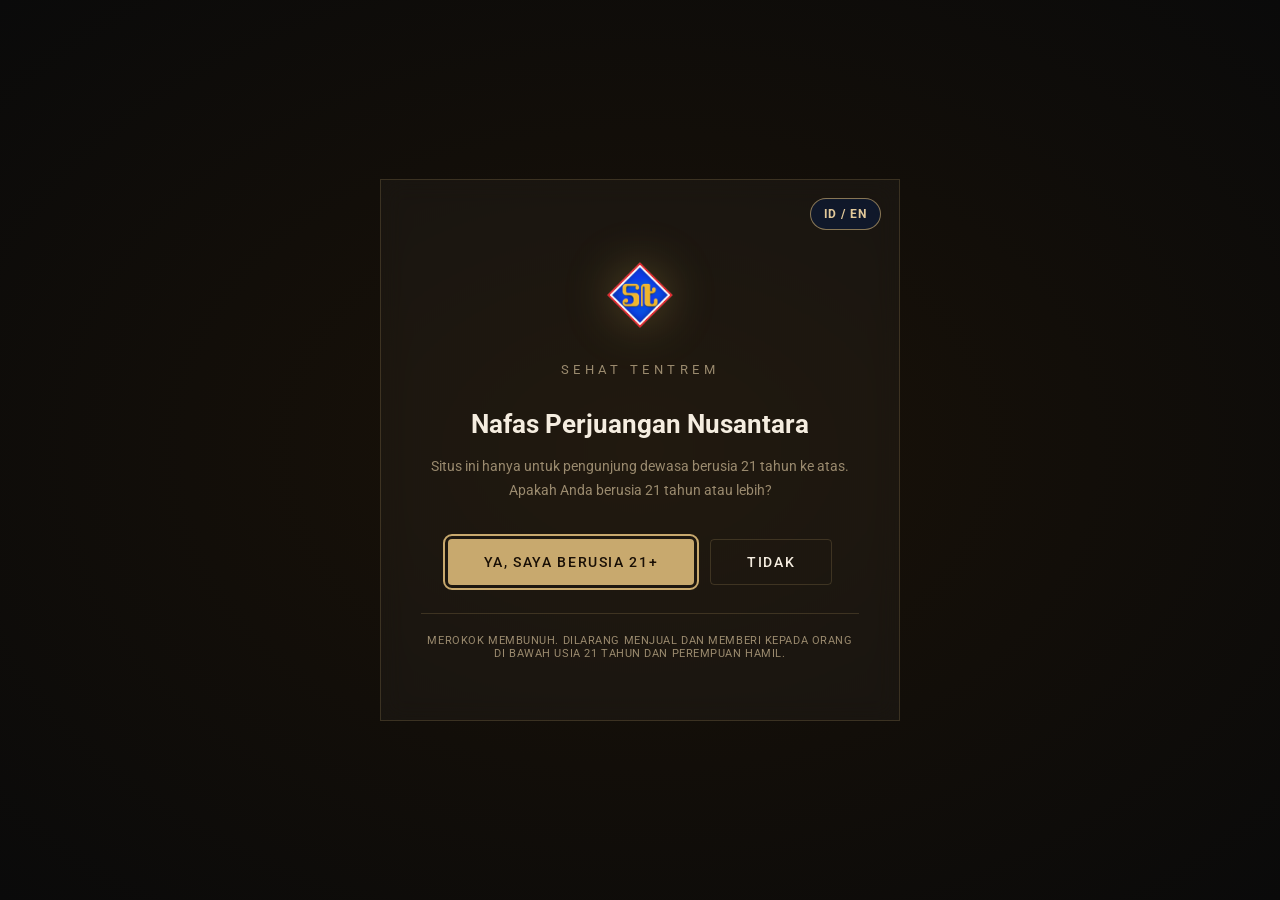
<file: index.html>
<!DOCTYPE html>
<html lang="id">
<head>
  <meta name="robots" content="noindex, nofollow">
  <meta charset="UTF-8" />
  <meta name="viewport" content="width=device-width, initial-scale=1.0" />
  <title>ST Sehat Tentrem – Nafas Perjuangan Nusantara</title>
  <meta name="description" content="Informasi perusahaan dan produk Sigaret Kretek Tangan (SKT) PT Sehat Tentrem Jaya Lestari." />
  <meta name="theme-color" content="#0a0a0a" />
  <meta name="store-locator-url" content="https://info-st.com/location" />
  <meta name="store-locator-version" content="external-v1" />
  <meta name="whatsapp-fallback" content="6281335730002" />
  <link rel="icon" href="assets/images/brand/favicon.png" type="image/png" />
  <link rel="preconnect" href="https://fonts.googleapis.com" />
  <link rel="preconnect" href="https://fonts.gstatic.com" crossorigin />
  <link href="https://fonts.googleapis.com/css2?family=Roboto:ital,wght@0,300;0,400;0,500;0,700;0,900;1,400&display=swap" rel="stylesheet" />
  <link rel="stylesheet" href="assets/css/style.css" />
  <!-- Umami Analytics (Open Source) -->
  <script type="application/ld+json">
  {
    "@context": "https://schema.org",
    "@type": "Organization",
    "name": "PT Sehat Tentrem Jaya Lestari",
    "alternateName": "ST Sehat Tentrem",
    "url": "https://info-st.com/",
    "logo": "https://info-st.com/assets/images/optimized/logo-st.png",
    "telephone": "+6281335730002",
    "address": {
      "@type": "PostalAddress",
      "streetAddress": "Jln Soekarno Hatta no. 22, Nglungge, Peterongan",
      "addressLocality": "Jombang",
      "addressRegion": "Jawa Timur",
      "addressCountry": "ID"
    },
    "sameAs": [
      "https://www.instagram.com/sehattentremcenter",
      "https://www.facebook.com/SehatTentremCenter/",
      "https://www.youtube.com/@SehatTentremOfficial",
      "https://x.com/ST_sehattentrem"
    ]
  }
  </script>
</head>
<body>

  <!-- SACRED HEADER BAR -->
  <div class="sacred-bar">
    <span class="sacred-bar__text">ATAS BERKAT ROCHMAT ALLOH YANG MAHA KUASA</span>
  </div>

  <!-- AGE GATE OVERLAY -->
  <div id="age-gate" class="age-gate" role="dialog" aria-modal="true" aria-label="Verifikasi usia 21 tahun ke atas">
    <div class="age-gate__bg"></div>
    <div class="age-gate__content">
      <button class="language-toggle" type="button" data-main-lang-toggle aria-label="Switch to English">ID / EN</button>
      <div class="age-gate__logo">
        <img src="assets/images/optimized/logo-st.png" width="512" height="512" alt="ST Sehat Tentrem" class="age-gate__logo-img" fetchpriority="high" decoding="async" onerror="this.style.display='none'; this.nextElementSibling.style.display='block'" />
        <span class="age-gate__logo-fallback" style="display:none">ST</span>
      </div>
      <p class="age-gate__tagline">Sehat Tentrem</p>
      <h2 class="age-gate__title">Nafas Perjuangan Nusantara</h2>
      <p class="age-gate__desc">Situs ini hanya untuk pengunjung dewasa berusia 21 tahun ke atas. Apakah Anda berusia 21 tahun atau lebih?</p>
      <div class="age-gate__actions">
        <button id="age-yes" class="btn btn--gold">Ya, Saya Berusia 21+</button>
        <button id="age-no" class="btn btn--outline">Tidak</button>
      </div>
      <p class="age-gate__warning">Merokok membunuh. Dilarang menjual dan memberi kepada orang di bawah usia 21 tahun dan perempuan hamil.</p>
    </div>
  </div>

  <!-- SPLASH EVENT: hanya dibuka setelah age gate disetujui -->
  <div id="splash-screen" class="splash-screen hidden" role="dialog" aria-modal="true" aria-labelledby="splash-title">
    <div class="splash-screen__backdrop"></div>
    <div class="splash-screen__card">
      <button id="splash-close" class="splash-screen__close" type="button" aria-label="Tutup informasi event">×</button>
      <img id="splash-image" class="splash-screen__image" src="assets/images/optimized/event-ramadan-mojokerto.jpg" alt="" loading="eager" />
      <div class="splash-screen__body">
        <p id="splash-eyebrow" class="splash-screen__eyebrow">Event Terbaru</p>
        <h2 id="splash-title" class="splash-screen__title">Informasi Terbaru Sehat Tentrem</h2>
        <p id="splash-description" class="splash-screen__description">Lihat kegiatan terbaru Sehat Tentrem.</p>
        <div class="splash-screen__actions">
          <a id="splash-link" class="btn btn--gold" href="#" target="_blank" rel="noopener">Lihat Selengkapnya</a>
          <button id="splash-dismiss" class="btn btn--outline" type="button">Lanjut ke Website</button>
        </div>
      </div>
    </div>
  </div>

  <!-- MAIN SITE (hidden until age verified) -->
  <div id="main-site" class="main-site hidden">

    <!-- NAVBAR -->
    <header id="navbar" class="navbar">
      <div class="navbar__inner container">
        <a href="#hero" class="navbar__logo" aria-label="Kembali ke beranda">
          <img src="assets/images/optimized/logo-st.png" width="512" height="512" alt="ST Sehat Tentrem Logo" decoding="async" onerror="this.style.display='none'; this.nextElementSibling.style.display='flex'" />
          <span class="navbar__logo-text" style="display:none">ST</span>
        </a>
        <nav class="navbar__nav" id="main-nav">
          <a href="#hero" class="nav-link">Beranda</a>
          <a href="#about" class="nav-link">Tentang Kami</a>
          <a href="#products" class="nav-link">Produk</a>
          <a href="#ambassador" class="nav-link">Ambassador</a>
          <a href="#inspirasi" class="nav-link">Event</a>
          <a href="#csr" class="nav-link">CSR</a>
          <a href="#cerita" class="nav-link">Cerita ST</a>
          <a href="#kontak" class="nav-link">Kontak</a>
          <a href="https://info-st.com/location" target="_blank" rel="noopener" class="nav-link nav-link--cta cta-store-locator" data-cta-type="nav" data-product="general">Cari Outlet</a>
          <button class="language-toggle language-toggle--nav" type="button" data-main-lang-toggle aria-label="Switch to English">ID / EN</button>
        </nav>
        <button class="navbar__hamburger" id="hamburger" aria-label="Menu" aria-expanded="false">
          <span></span><span></span><span></span>
        </button>
      </div>
      <div class="navbar__backdrop" id="nav-backdrop" aria-hidden="true"></div>
    </header>

    <!-- HERO SECTION -->
    <section id="hero" class="hero">
      <div class="hero__slider" id="hero-slider">
        <div class="hero__slide active" data-background="assets/images/optimized/hero-1.jpg" style="background-image:url('assets/images/optimized/hero-1.jpg')">
          <div class="hero__slide-inner fallback-bg-1"></div>
          <div class="hero__slide-caption">Dari Jombang — Untuk Indonesia Raya</div>
        </div>
        <div class="hero__slide" data-background="assets/images/optimized/hero-2.jpg">
          <div class="hero__slide-inner fallback-bg-2"></div>
          <div class="hero__slide-caption">Nafas Perjuangan Nusantara</div>
        </div>
        <div class="hero__slide" data-background="assets/images/optimized/hero-3.jpg">
          <div class="hero__slide-inner fallback-bg-3"></div>
          <div class="hero__slide-caption">Brand Ambassador ST · Untuk Indonesia Raya</div>
        </div>
      </div>
      <!-- Aurora Gradient Overlay (Apple Style) -->
      <div class="hero__aurora">
        <div class="aurora-blob aurora-blob--1"></div>
        <div class="aurora-blob aurora-blob--2"></div>
        <div class="aurora-blob aurora-blob--3"></div>
      </div>
      <div class="hero__overlay"></div>
      <div class="hero__content container">
        <p class="hero__eyebrow">Digagas 2013 · Berdiri 2017<span class="hero__eyebrow-tag">Untuk Indonesia Raya</span></p>
        <h1 class="hero__title">
          <img src="assets/images/optimized/logo_teksST.png" width="900" height="375" alt="Sehat Tentrem" class="hero__title-img" loading="lazy" decoding="async" />
        </h1>
        <p class="hero__subtitle">Kretek warisan yang bertemu teknologi masa kini,<br>untuk kebanggaan dan kesejahteraan Indonesia.</p>
        
        <div style="display:flex; flex-direction:column; gap:16px; align-items:flex-start;">
          <button id="hero-cta-store" class="btn btn--gold hero__cta" type="button">
            <svg viewBox="0 0 24 24" width="20" height="20" fill="currentColor" style="vertical-align: text-bottom; margin-right: 8px;">
              <path d="M12 2C8.13 2 5 5.13 5 9c0 5.25 7 13 7 13s7-7.75 7-13c0-3.87-3.13-7-7-7zm0 9.5c-1.38 0-2.5-1.12-2.5-2.5s1.12-2.5 2.5-2.5 2.5 1.12 2.5 2.5-1.12 2.5-2.5 2.5z"/>
            </svg>
            Temukan Outlet Terdekat
          </button>
          
          <a id="hero-explore-link" href="#products" class="btn btn--outline btn--sm" style="border:none; border-bottom: 1px solid var(--gold); border-radius:0; padding:4px 0; color:var(--text-muted); font-size: 0.8rem; margin-top: 8px; align-self: flex-start; text-transform: uppercase;">
            Jelajahi Produk Kami <span class="explore-arrow-right">→</span><span class="explore-arrow-down" style="display:none">↓</span>
          </a>
        </div>
      </div>
      <div class="hero__dots" id="hero-dots">
        <button class="hero__dot active" type="button" data-idx="0" aria-label="Tampilkan slide 1" aria-pressed="true"></button>
        <button class="hero__dot" type="button" data-idx="1" aria-label="Tampilkan slide 2" aria-pressed="false"></button>
        <button class="hero__dot" type="button" data-idx="2" aria-label="Tampilkan slide 3" aria-pressed="false"></button>
      </div>
      <div class="hero__scroll-hint">
        <span>Scroll</span>
        <div class="hero__scroll-line"></div>
      </div>
    </section>

    <!-- MARQUEE STRIP -->
    <div class="marquee-strip">
      <div class="marquee-track">
        <span>Sehat Tentrem</span><span class="sep">✦</span>
        <span>Untuk Indonesia Raya</span><span class="sep">✦</span>
        <span>Kretek Tangan Premium</span><span class="sep">✦</span>
        <span>Sejak 2013</span><span class="sep">✦</span>
        <span>Jombang · Jawa Timur</span><span class="sep">✦</span>
        <span>Sehat Tentrem</span><span class="sep">✦</span>
        <span>Untuk Indonesia Raya</span><span class="sep">✦</span>
        <span>Kretek Tangan Premium</span><span class="sep">✦</span>
        <span>Sejak 2013</span><span class="sep">✦</span>
        <span>Jombang · Jawa Timur</span><span class="sep">✦</span>
      </div>
    </div>

    <!-- SOCIAL VALIDATION SECTION -->
    <section class="social-validation section" style="padding: 60px 0; border-bottom: 1px solid var(--border); background: var(--dark-2);">
      <div class="container" style="text-align: center;">
        <p class="section-eyebrow" style="margin-bottom: 24px;">Lebih dekat dari yang Anda kira</p>
        <div style="display: flex; justify-content: center; gap: 60px; flex-wrap: wrap;">
          <div style="display: flex; flex-direction: column; align-items: center;">
            <span class="count-up" style="font-family: 'Roboto', sans-serif; font-size: 3rem; font-weight: 700; color: var(--gold); line-height: 1;">34</span>
            <span style="font-size: 0.8rem; letter-spacing: 0.2em; text-transform: uppercase; color: var(--text-muted); margin-top: 8px;">Provinsi</span>
          </div>
          <div style="display: flex; flex-direction: column; align-items: center;">
            <span class="count-up" style="font-family: 'Roboto', sans-serif; font-size: 3rem; font-weight: 700; color: var(--gold); line-height: 1;">8600+</span>
            <span style="font-size: 0.8rem; letter-spacing: 0.2em; text-transform: uppercase; color: var(--text-muted); margin-top: 8px;">Outlet Terdata</span>
          </div>
          <div style="display: flex; flex-direction: column; align-items: center;">
            <span class="count-up" style="font-family: 'Roboto', sans-serif; font-size: 3rem; font-weight: 700; color: var(--gold); line-height: 1;">100%</span>
            <span style="font-size: 0.8rem; letter-spacing: 0.2em; text-transform: uppercase; color: var(--text-muted); margin-top: 8px;">Nusantara</span>
          </div>
        </div>
      </div>
    </section>

    <!-- ABOUT SECTION -->
    <section id="about" class="about section">
      <div class="container about__grid">
        <div class="about__image reveal-left">
          <div class="about__img-wrapper">
            <img src="assets/images/optimized/about-st.jpg" width="1280" height="720" alt="Tentang ST Sehat Tentrem" loading="lazy" decoding="async" onerror="this.parentElement.classList.add('about__img--fallback')" />
          </div>
          <div class="about__badge">
            <span class="about__badge-year">2017</span>
            <span class="about__badge-label">Berdiri Resmi</span>
          </div>
        </div>
        <div class="about__text reveal-right">
          <p class="section-eyebrow">Tentang Kami</p>
          <h2 class="section-title">Dari Jombang, <em>Untuk Indonesia Raya</em></h2>
          <p class="about__body">PT Sehat Tentrem Jaya Lestari <em>resmi berdiri pada 2017</em>, digagas sejak 2013 oleh <em>M. Subchi Azal Tsani (Mas Bechi)</em> — putra Kiai Moch. Mukhtar Mu'thi, Mursyid Thoriqoh Shiddiqiyyah. Berawal dari keprihatinan terhadap kondisi ekonomi umat, beliau merintis usaha dari lingkungan Pesantren Majma'al Bachroin Chubbul Wathon Minal Iman Shiddiqiyyah, Jombang.</p>
          <p class="about__body">Lebih dari sekadar industri rokok, ST adalah <em>gerakan dakwah</em>: dakwah keimanan kepada Allah, dakwah kemanusiaan untuk sesama, dan dakwah kealaman untuk bumi Nusantara. Setiap batang kretek yang terracik adalah wujud nyata dari semangat <em>"Untuk Indonesia Raya"</em> — membangun kemandirian ekonomi umat dari tanah Jawa Timur.</p>
          <p class="about__body">Kini ST telah berkembang menjadi ekosistem bisnis: <em>Kopi Tombo</em>, <em>Susu Tombo ST</em>, <em>ST Beverage</em>, <em>Klambi ST</em>, <em>Mumtaaj Scarf</em>, dan <em>Musik Sehat Tentrem (MST)</em> — semuanya bergerak dalam satu nafas besar: Indonesia Raya.</p>
          <div class="about__stats">
            <div class="stat-item">
              <span class="stat-num count-up">10</span>
              <span class="stat-label">Varian Produk</span>
            </div>
            <div class="stat-item">
              <span class="stat-num count-up">700+</span>
              <span class="stat-label">Karyawan</span>
            </div>
            <div class="stat-item">
              <span class="stat-num count-up">70+</span>
              <span class="stat-label">Mitra/Cabang</span>
            </div>
          </div>
        </div>
      </div>
    </section>

    <!-- PHILOSOPHY BANNER -->
    <section class="philosophy">
      <div class="philosophy__bg"></div>
      <div class="container philosophy__inner">
        <blockquote class="philosophy__quote reveal-up">
          <span class="philosophy__open-q">"</span>
          Kretek warisan yang bertemu teknologi masa kini —<br/><em>untuk kebanggaan dan kesejahteraan Indonesia.</em>
          <span class="philosophy__close-q">"</span>
        </blockquote>
      </div>
    </section>

    <!-- PRODUCTS SECTION -->
    <section id="products" class="products section">
      <div class="container">
        <div class="section-header reveal-up">
          <p class="section-eyebrow">Koleksi Produk</p>
          <h2 class="section-title">Sigaret Kretek Tangan <em>Pilihan Nusantara</em></h2>
          <p class="section-desc">Diracik dari tembakau pilihan, cengkih, jinten, dan rempah-rempah Nusantara — setiap varian ST adalah karya yang lahir dari hati, untuk Indonesia Raya.</p>
          <p class="section-note">Harga bervariasi per wilayah · <a href="https://info-st.com/location" target="_blank" rel="noopener">Cari toko terdekat →</a></p>
        </div>
        <div class="products__filter" id="products-filter" role="group" aria-label="Filter kategori produk">
          <button class="filter-chip is-active" data-filter="all" type="button" aria-pressed="true">Semua</button>
          <button class="filter-chip" data-filter="premium" type="button" aria-pressed="false">Premium</button>
          <button class="filter-chip" data-filter="seimbang" type="button" aria-pressed="false">Seimbang</button>
          <button class="filter-chip" data-filter="bold" type="button" aria-pressed="false">Bold</button>
          <button class="filter-chip" data-filter="electron" type="button" aria-pressed="false">Electron</button>
          <button class="filter-chip" data-filter="slim" type="button" aria-pressed="false">Slim</button>
          <button class="filter-chip" data-filter="putih" type="button" aria-pressed="false">Putih</button>
        </div>
        <div class="products__grid" id="products-grid" aria-live="polite">
          <div class="product-card product-card--featured reveal-up" data-delay="0" data-category="bold" id="product-matursuwon">
            <div class="product-card__img-wrap">
              <img src="assets/images/optimized/product-matursuwun.jpg" width="1200" height="720" alt="Matur Suwon SM" loading="lazy" decoding="async" onerror="this.parentElement.classList.add('product-card__img--fallback')" />
              <div class="product-card__overlay"><a href="https://info-st.com/location" target="_blank" rel="noopener" class="btn btn--gold btn--sm">Cari Toko</a></div>
            </div>
            <div class="product-card__info">
              <h3 class="product-card__name">Matur Suwon SM</h3>
              <p class="product-card__desc">Matur Suwon SM adalah varian Sehat Tentrem dengan harga paling terjangkau namun dengan rasa yang tidak kalah dari varian lainnya. Varian SM menghasilkan rasa yang lebih gurih dan tebal, tapi masih tetap halus. Dalam bahasa Jawa Matur Suwon berarti “Terima Kasih”, wujud rasa terima kasih kami untuk Rakyat Indonesia.</p>
              <div class="product-card__footer">
                <span class="product-card__tag">SKT · Bold</span>
                <a href="https://info-st.com/location" target="_blank" rel="noopener" class="product-card__action cta-store-locator" data-cta-type="product-card" data-product="matur-suwon">Cari Outlet <span aria-hidden="true">→</span></a>
              </div>
            </div>
          </div>
          <div class="product-card product-card--featured reveal-up" data-delay="50" data-category="bold" id="product-raos-ngeten-puron">
            <div class="product-card__img-wrap">
              <img src="assets/images/optimized/product-raos-ngeten-puron.jpg" width="1200" height="720" alt="Raos Ngeten Puron" loading="lazy" decoding="async" onerror="this.parentElement.classList.add('product-card__img--fallback')" />
              <div class="product-card__overlay"><a href="https://info-st.com/location" target="_blank" rel="noopener" class="btn btn--gold btn--sm">Cari Toko</a></div>
            </div>
            <div class="product-card__info">
              <h3 class="product-card__name">Raos Ngeten Puron</h3>
              <p class="product-card__desc">Kretek Sehat Tentrem Raos Ngeten Puron mengandung tembakau yang diformulasikan dengan berbagai jenis rempah-rempah. Rasanya yang paling tebal di antara varian Sehat Tentrem lainnya membuat Raos Ngeten Puron cocok untuk penikmat rasa yang kuat. Dari segi nama, “Raos Ngeten Puron” memiliki makna sifat yang menerima apa adanya.</p>
              <div class="product-card__footer">
                <span class="product-card__tag">SKT · Bold</span>
                <a href="https://info-st.com/location" target="_blank" rel="noopener" class="product-card__action cta-store-locator" data-cta-type="product-card" data-product="raos-ngeten-puron">Cari Outlet <span aria-hidden="true">→</span></a>
              </div>
            </div>
          </div>
          <div class="product-card product-card--featured reveal-up" data-delay="100" data-category="seimbang" id="product-raos-ngeten-mawon">
            <div class="product-card__img-wrap">
              <img src="assets/images/optimized/product-raos-ngeten-mawon.jpg" width="1200" height="720" alt="Raos Ngeten Mawon" loading="lazy" decoding="async" onerror="this.parentElement.classList.add('product-card__img--fallback')" />
              <div class="product-card__overlay"><a href="https://info-st.com/location" target="_blank" rel="noopener" class="btn btn--gold btn--sm">Cari Toko</a></div>
            </div>
            <div class="product-card__info">
              <h3 class="product-card__name">Raos Ngeten Mawon</h3>
              <p class="product-card__desc">Rasa Raos Ngeten Mawon seimbang antara kuat dan halus. Tembakau yang digunakan berkualitas medium, namun masih lebih tinggi kualitasnya dibandingkan Matur Suwon dan Raos Ngeten Puron. Campuran rempah-rempahnya mirip dengan varian premium ST, sehingga penikmatnya dapat merasakan sedikit cita rasa premium dengan harga yang lebih terjangkau.</p>
              <div class="product-card__footer">
                <span class="product-card__tag">SKT · Seimbang</span>
                <a href="https://info-st.com/location" target="_blank" rel="noopener" class="product-card__action cta-store-locator" data-cta-type="product-card" data-product="raos-ngeten-mawon">Cari Outlet <span aria-hidden="true">→</span></a>
              </div>
            </div>
          </div>
          <div class="product-card product-card--secondary reveal-up" data-delay="150" data-category="seimbang" id="product-merah-putih">
            <div class="product-card__img-wrap">
              <img src="assets/images/optimized/product-merahputih.jpg" width="1200" height="720" alt="Merah Putih" loading="lazy" decoding="async" onerror="this.parentElement.classList.add('product-card__img--fallback')" />
              <div class="product-card__overlay"><a href="https://info-st.com/location" target="_blank" rel="noopener" class="btn btn--gold btn--sm">Cari Toko</a></div>
            </div>
            <div class="product-card__info">
              <h3 class="product-card__name">Merah Putih</h3>
              <p class="product-card__desc">Merah Putih awalnya dirilis dalam rangka mensyukuri nikmat kemerdekaan bangsa Indonesia dan berdirinya NKRI pada bulan Agustus, kemudian diproduksi menjadi varian tetap Kretek Sehat Tentrem. Merah Putih memiliki rasa yang halus dan gurih, terbuat dari tembakau berkualitas dan formulasi campuran rempah-rempah. Kini hadir dengan kualitas rasa yang makin stabil dan kemasan baru.</p>
              <div class="product-card__footer">
                <span class="product-card__tag">SKT · Seimbang</span>
                <a href="https://info-st.com/location" target="_blank" rel="noopener" class="product-card__action cta-store-locator" data-cta-type="product-card" data-product="merah-putih">Cari Outlet <span aria-hidden="true">→</span></a>
              </div>
            </div>
          </div>
          <div class="product-card product-card--secondary reveal-up" data-delay="200" data-category="electron" id="product-blokosutho">
            <div class="product-card__img-wrap">
              <img src="assets/images/optimized/product-blokosutho.jpg" width="1200" height="720" alt="Alastu Blokosutho" loading="lazy" decoding="async" onerror="this.parentElement.classList.add('product-card__img--fallback')" />
              <div class="product-card__overlay"><a href="https://info-st.com/location" target="_blank" rel="noopener" class="btn btn--gold btn--sm">Cari Toko</a></div>
            </div>
            <div class="product-card__info">
              <h3 class="product-card__name">Alastu Blokosutho</h3>
              <p class="product-card__desc">Alastu Blokosutho — dalam bahasa Jawa, Blokosutho berarti “terus terang” atau “apa adanya”. Terbuat dari tembakau kualitas tinggi dan formulasi rempah-rempah khusus. Alastu Blokosutho memiliki rasa yang khas dengan kekayaan rempah-rempah yang terkandung di dalamnya.</p>
              <div class="product-card__footer">
                <span class="product-card__tag">SKT · Electron</span>
                <a href="https://info-st.com/location" target="_blank" rel="noopener" class="product-card__action cta-store-locator" data-cta-type="product-card" data-product="blokosutho">Cari Outlet <span aria-hidden="true">→</span></a>
              </div>
            </div>
          </div>
          <div class="product-card product-card--secondary reveal-up" data-delay="250" data-category="slim" id="product-getszemani">
            <div class="product-card__img-wrap">
              <img src="assets/images/optimized/product-getzemani.jpg" width="1200" height="720" alt="Getszemani" loading="lazy" decoding="async" onerror="this.parentElement.classList.add('product-card__img--fallback')" />
              <div class="product-card__overlay"><a href="https://info-st.com/location" target="_blank" rel="noopener" class="btn btn--gold btn--sm">Cari Toko</a></div>
            </div>
            <div class="product-card__info">
              <h3 class="product-card__name">Getszemani</h3>
              <p class="product-card__desc">Getszemani merupakan satu-satunya kretek Sehat Tentrem yang mempunyai siluet ramping (slim). Rasanya khas kretek namun tetap halus dan ringan untuk dihisap — perpaduan yang cocok antara kretek dan slim. Cocok untuk Anda yang sebelumnya terbiasa dengan rokok berfilter dan ingin mulai menjelajahi kretek. Nama Getszemani diambil dari Getsemani atau Gethsemane, nama sebuah taman di kaki Bukit Zaitun di timur Yerusalem.</p>
              <div class="product-card__footer">
                <span class="product-card__tag">SKT · Slim</span>
                <a href="https://info-st.com/location" target="_blank" rel="noopener" class="product-card__action cta-store-locator" data-cta-type="product-card" data-product="gets-zemani">Cari Outlet <span aria-hidden="true">→</span></a>
              </div>
            </div>
          </div>
          <div class="product-card product-card--secondary reveal-up" data-delay="300" data-category="premium" id="product-raos-paling-eco">
            <div class="product-card__img-wrap">
              <img src="assets/images/optimized/product-raos-paling-eco.jpg" width="1200" height="720" alt="Raos Paling Eco" loading="lazy" decoding="async" onerror="this.parentElement.classList.add('product-card__img--fallback')" />
              <div class="product-card__overlay"><a href="https://info-st.com/location" target="_blank" rel="noopener" class="btn btn--gold btn--sm">Cari Toko</a></div>
            </div>
            <div class="product-card__info">
              <h3 class="product-card__name">Raos Paling Eco</h3>
              <p class="product-card__desc">Raos Paling Eco dalam bahasa Jawa berarti “Rasa Paling Enak”. Terbuat dari tembakau dan cengkeh berkualitas, diformulasikan dengan rempah-rempah dan campuran madu murni yang bermutu tinggi. Rasanya nikmat, sedap, manis, halus, dan beraroma harum. Meskipun ukurannya relatif panjang, Raos Paling Eco tetap ringan untuk dihisap dan nyaman di tenggorokan.</p>
              <div class="product-card__footer">
                <span class="product-card__tag">SKT · Premium</span>
                <a href="https://info-st.com/location" target="_blank" rel="noopener" class="product-card__action cta-store-locator" data-cta-type="product-card" data-product="raos-paling-eco">Cari Outlet <span aria-hidden="true">→</span></a>
              </div>
            </div>
          </div>
          <div class="product-card product-card--secondary reveal-up" data-delay="350" data-category="putih" id="product-cafetin">
            <div class="product-card__img-wrap">
              <img src="assets/images/optimized/product-cafetin.jpg" width="1200" height="720" alt="Alastu Caffetin" loading="lazy" decoding="async" onerror="this.parentElement.classList.add('product-card__img--fallback')" />
              <div class="product-card__overlay"><a href="https://info-st.com/location" target="_blank" rel="noopener" class="btn btn--gold btn--sm">Cari Toko</a></div>
            </div>
            <div class="product-card__info">
              <h3 class="product-card__name">Alastu Caffetin</h3>
              <p class="product-card__desc">Alastu Caffetin merupakan rokok kretek putih — sebuah pernyataan yang melawan paradigma bahwa rokok putih adalah rokok berfilter. Caffetin adalah singkatan dari “Caffeine” dan “Nicotine”. Seperti namanya, Alastu Caffetin didominasi kandungan kafein dan nikotin. Dari campuran tembakau serta formulasi khusus rempah-rempah berkualitas tinggi, rasanya ringan ketika dihisap namun tetap gurih dan nikmat.</p>
              <div class="product-card__footer">
                <span class="product-card__tag">SKT Putih · Caffeine</span>
                <a href="https://info-st.com/location" target="_blank" rel="noopener" class="product-card__action cta-store-locator" data-cta-type="product-card" data-product="alastu-caffetin">Cari Outlet <span aria-hidden="true">→</span></a>
              </div>
            </div>
          </div>
          <div class="product-card product-card--secondary reveal-up" data-delay="400" data-category="premium" id="product-rpe-spesial-oxy">
            <div class="product-card__img-wrap">
              <img src="assets/images/optimized/product-rpe-spesial-oxy.jpg" width="1200" height="720" alt="Raos Paling Eco Spesial Oxy" loading="lazy" decoding="async" onerror="this.parentElement.classList.add('product-card__img--fallback')" />
              <div class="product-card__overlay"><a href="https://info-st.com/location" target="_blank" rel="noopener" class="btn btn--gold btn--sm">Cari Toko</a></div>
            </div>
            <div class="product-card__info">
              <h3 class="product-card__name">RPE Spesial Oxy</h3>
              <p class="product-card__desc">Sedikit berbeda dengan Raos Paling Eco, Raos Paling Eco Spesial Oxy memiliki sensasi yang unik sesuai dengan namanya. Disertai boost oxygen melalui teknologi Oxytron, varian ini menawarkan pengalaman rasa yang lebih hidup. Tembakau dan cengkeh berkualitas tinggi dengan formulasi rasa dari rempah-rempah Indonesia menciptakan hentakan rasa yang lebih tajam, namun dengan hisapan yang tetap smooth.</p>
              <div class="product-card__footer">
                <span class="product-card__tag">SKT · Oxytron</span>
                <a href="https://info-st.com/location" target="_blank" rel="noopener" class="product-card__action cta-store-locator" data-cta-type="product-card" data-product="rpe-spesial-oxy">Cari Outlet <span aria-hidden="true">→</span></a>
              </div>
            </div>
          </div>
          <div class="product-card product-card--secondary reveal-up" data-delay="450" data-category="premium" id="product-syifaa">
            <div class="product-card__img-wrap">
              <img src="assets/images/optimized/product-syifa.jpg" width="1200" height="720" alt="Syifaa" loading="lazy" decoding="async" onerror="this.parentElement.classList.add('product-card__img--fallback')" />
              <div class="product-card__overlay"><a href="https://info-st.com/location" target="_blank" rel="noopener" class="btn btn--gold btn--sm">Cari Toko</a></div>
            </div>
            <div class="product-card__info">
              <h3 class="product-card__name">Syifaa</h3>
              <p class="product-card__desc">Penamaan “Syifaa” berdasarkan kata dalam bahasa Arab Syifaa’ (شِفَاء) yang berarti “obat”. Di dalam kandungan Syifaa’ terdapat tembakau dengan kualitas terbaik di antara varian yang lain, dilengkapi formulasi dari campuran rempah-rempah yang lebih intens, serta madu murni dengan mutu tertinggi. Ukurannya yang lebih panjang menjadikannya varian ultra premium Sehat Tentrem.</p>
              <div class="product-card__footer">
                <span class="product-card__tag">SKT · Ultra Premium</span>
                <a href="https://info-st.com/location" target="_blank" rel="noopener" class="product-card__action cta-store-locator" data-cta-type="product-card" data-product="syifaa">Cari Outlet <span aria-hidden="true">→</span></a>
              </div>
            </div>
          </div>
        </div>
        <button class="products__more btn btn--outline" id="products-more" type="button" aria-expanded="false">Lihat semua produk <span aria-hidden="true">↓</span></button>
      </div>
    </section>

    <!-- BRAND AMBASSADOR SECTION -->
    <section id="ambassador" class="ambassador section section--dark">
      <div class="container">
        <div class="section-header reveal-up">
          <p class="section-eyebrow">Brand Ambassador</p>
          <h2 class="section-title">Wajah <em>Sehat Tentrem</em></h2>
          <p class="section-desc">Mereka yang mewakili semangat "Untuk Indonesia Raya" — jiwa-jiwa autentik yang menginspirasi jutaan insan Indonesia.</p>
        </div>
        <div class="ambassador__grid">
          <a class="amb-card reveal-up" data-delay="0"
             href="https://www.instagram.com/indraqadarsih/"
             target="_blank" rel="noopener noreferrer"
             aria-label="Lihat Instagram Indra Q (@indraqadarsih)">
            <div class="amb-card__img">
              <img src="assets/images/optimized/ambassador-indra.jpg" width="900" height="1125" alt="Indra Q – Brand Ambassador ST" loading="lazy" decoding="async" />
              <div class="amb-card__overlay" aria-hidden="true">
                <svg class="amb-card__ig-icon" viewBox="0 0 24 24" fill="currentColor">
                  <path d="M12 2.163c3.204 0 3.584.012 4.85.07 3.252.148 4.771 1.691 4.919 4.919.058 1.265.069 1.645.069 4.849 0 3.205-.012 3.584-.069 4.849-.149 3.225-1.664 4.771-4.919 4.919-1.266.058-1.644.07-4.85.07-3.204 0-3.584-.012-4.849-.07-3.26-.149-4.771-1.699-4.919-4.92-.058-1.265-.07-1.644-.07-4.849 0-3.204.013-3.583.07-4.849.149-3.227 1.664-4.771 4.919-4.919 1.266-.057 1.645-.069 4.849-.069zm0-2.163C8.741 0 8.333.014 7.053.072 2.695.272.273 2.69.073 7.052.014 8.333 0 8.741 0 12c0 3.259.014 3.668.072 4.948.2 4.358 2.618 6.78 6.98 6.98C8.333 23.986 8.741 24 12 24s3.668-.014 4.948-.072c4.354-.2 6.782-2.618 6.979-6.98.059-1.28.073-1.689.073-4.948 0-3.259-.014-3.667-.072-4.947-.196-4.354-2.617-6.78-6.979-6.98C15.668.014 15.259 0 12 0zm0 5.838a6.162 6.162 0 100 12.324 6.162 6.162 0 000-12.324zM12 16a4 4 0 110-8 4 4 0 010 8zm6.406-11.845a1.44 1.44 0 100 2.881 1.44 1.44 0 000-2.881z"/>
                </svg>
                <span class="amb-card__ig-label">Lihat Instagram</span>
                <span class="amb-card__ig-handle">@indraqadarsih</span>
              </div>
            </div>
            <div class="amb-card__info">
              <h3 class="amb-card__name">Indra Q</h3>
              <p class="amb-card__role">Brand Ambassador</p>
              <span class="amb-card__ig-chip" aria-hidden="true">
                <svg class="amb-card__ig-icon-mini" viewBox="0 0 24 24" fill="currentColor"><path d="M12 2.163c3.204 0 3.584.012 4.85.07 3.252.148 4.771 1.691 4.919 4.919.058 1.265.069 1.645.069 4.849 0 3.205-.012 3.584-.069 4.849-.149 3.225-1.664 4.771-4.919 4.919-1.266.058-1.644.07-4.85.07-3.204 0-3.584-.012-4.849-.07-3.26-.149-4.771-1.699-4.919-4.92-.058-1.265-.07-1.644-.07-4.849 0-3.204.013-3.583.07-4.849.149-3.227 1.664-4.771 4.919-4.919 1.266-.057 1.645-.069 4.849-.069zm0-2.163C8.741 0 8.333.014 7.053.072 2.695.272.273 2.69.073 7.052.014 8.333 0 8.741 0 12c0 3.259.014 3.668.072 4.948.2 4.358 2.618 6.78 6.98 6.98C8.333 23.986 8.741 24 12 24s3.668-.014 4.948-.072c4.354-.2 6.782-2.618 6.979-6.98.059-1.28.073-1.689.073-4.948 0-3.259-.014-3.667-.072-4.947-.196-4.354-2.617-6.78-6.979-6.98C15.668.014 15.259 0 12 0zm0 5.838a6.162 6.162 0 100 12.324 6.162 6.162 0 000-12.324zM12 16a4 4 0 110-8 4 4 0 010 8zm6.406-11.845a1.44 1.44 0 100 2.881 1.44 1.44 0 000-2.881z"/></svg>
                @indraqadarsih
              </span>
            </div>
          </a>
          <a class="amb-card reveal-up" data-delay="150"
             href="https://www.instagram.com/indrobass/"
             target="_blank" rel="noopener noreferrer"
             aria-label="Lihat Instagram Indro H (@indrobass)">
            <div class="amb-card__img">
              <img src="assets/images/optimized/ambassador-indro.jpg" width="900" height="1125" alt="Indro H – Brand Ambassador ST" loading="lazy" decoding="async" />
              <div class="amb-card__overlay" aria-hidden="true">
                <svg class="amb-card__ig-icon" viewBox="0 0 24 24" fill="currentColor">
                  <path d="M12 2.163c3.204 0 3.584.012 4.85.07 3.252.148 4.771 1.691 4.919 4.919.058 1.265.069 1.645.069 4.849 0 3.205-.012 3.584-.069 4.849-.149 3.225-1.664 4.771-4.919 4.919-1.266.058-1.644.07-4.85.07-3.204 0-3.584-.012-4.849-.07-3.26-.149-4.771-1.699-4.919-4.92-.058-1.265-.07-1.644-.07-4.849 0-3.204.013-3.583.07-4.849.149-3.227 1.664-4.771 4.919-4.919 1.266-.057 1.645-.069 4.849-.069zm0-2.163C8.741 0 8.333.014 7.053.072 2.695.272.273 2.69.073 7.052.014 8.333 0 8.741 0 12c0 3.259.014 3.668.072 4.948.2 4.358 2.618 6.78 6.98 6.98C8.333 23.986 8.741 24 12 24s3.668-.014 4.948-.072c4.354-.2 6.782-2.618 6.979-6.98.059-1.28.073-1.689.073-4.948 0-3.259-.014-3.667-.072-4.947-.196-4.354-2.617-6.78-6.979-6.98C15.668.014 15.259 0 12 0zm0 5.838a6.162 6.162 0 100 12.324 6.162 6.162 0 000-12.324zM12 16a4 4 0 110-8 4 4 0 010 8zm6.406-11.845a1.44 1.44 0 100 2.881 1.44 1.44 0 000-2.881z"/>
                </svg>
                <span class="amb-card__ig-label">Lihat Instagram</span>
                <span class="amb-card__ig-handle">@indrobass</span>
              </div>
            </div>
            <div class="amb-card__info">
              <h3 class="amb-card__name">Indro H</h3>
              <p class="amb-card__role">Brand Ambassador</p>
              <span class="amb-card__ig-chip" aria-hidden="true">
                <svg class="amb-card__ig-icon-mini" viewBox="0 0 24 24" fill="currentColor"><path d="M12 2.163c3.204 0 3.584.012 4.85.07 3.252.148 4.771 1.691 4.919 4.919.058 1.265.069 1.645.069 4.849 0 3.205-.012 3.584-.069 4.849-.149 3.225-1.664 4.771-4.919 4.919-1.266.058-1.644.07-4.85.07-3.204 0-3.584-.012-4.849-.07-3.26-.149-4.771-1.699-4.919-4.92-.058-1.265-.07-1.644-.07-4.849 0-3.204.013-3.583.07-4.849.149-3.227 1.664-4.771 4.919-4.919 1.266-.057 1.645-.069 4.849-.069zm0-2.163C8.741 0 8.333.014 7.053.072 2.695.272.273 2.69.073 7.052.014 8.333 0 8.741 0 12c0 3.259.014 3.668.072 4.948.2 4.358 2.618 6.78 6.98 6.98C8.333 23.986 8.741 24 12 24s3.668-.014 4.948-.072c4.354-.2 6.782-2.618 6.979-6.98.059-1.28.073-1.689.073-4.948 0-3.259-.014-3.667-.072-4.947-.196-4.354-2.617-6.78-6.979-6.98C15.668.014 15.259 0 12 0zm0 5.838a6.162 6.162 0 100 12.324 6.162 6.162 0 000-12.324zM12 16a4 4 0 110-8 4 4 0 010 8zm6.406-11.845a1.44 1.44 0 100 2.881 1.44 1.44 0 000-2.881z"/></svg>
                @indrobass
              </span>
            </div>
          </a>
          <a class="amb-card reveal-up" data-delay="300"
             href="https://www.instagram.com/payburman/"
             target="_blank" rel="noopener noreferrer"
             aria-label="Lihat Instagram Pay (@payburman)">
            <div class="amb-card__img">
              <img src="assets/images/optimized/ambassador-pay.jpg" width="896" height="1200" alt="Pay – Brand Ambassador ST" loading="lazy" decoding="async" />
              <div class="amb-card__overlay" aria-hidden="true">
                <svg class="amb-card__ig-icon" viewBox="0 0 24 24" fill="currentColor">
                  <path d="M12 2.163c3.204 0 3.584.012 4.85.07 3.252.148 4.771 1.691 4.919 4.919.058 1.265.069 1.645.069 4.849 0 3.205-.012 3.584-.069 4.849-.149 3.225-1.664 4.771-4.919 4.919-1.266.058-1.644.07-4.85.07-3.204 0-3.584-.012-4.849-.07-3.26-.149-4.771-1.699-4.919-4.92-.058-1.265-.07-1.644-.07-4.849 0-3.204.013-3.583.07-4.849.149-3.227 1.664-4.771 4.919-4.919 1.266-.057 1.645-.069 4.849-.069zm0-2.163C8.741 0 8.333.014 7.053.072 2.695.272.273 2.69.073 7.052.014 8.333 0 8.741 0 12c0 3.259.014 3.668.072 4.948.2 4.358 2.618 6.78 6.98 6.98C8.333 23.986 8.741 24 12 24s3.668-.014 4.948-.072c4.354-.2 6.782-2.618 6.979-6.98.059-1.28.073-1.689.073-4.948 0-3.259-.014-3.667-.072-4.947-.196-4.354-2.617-6.78-6.979-6.98C15.668.014 15.259 0 12 0zm0 5.838a6.162 6.162 0 100 12.324 6.162 6.162 0 000-12.324zM12 16a4 4 0 110-8 4 4 0 010 8zm6.406-11.845a1.44 1.44 0 100 2.881 1.44 1.44 0 000-2.881z"/>
                </svg>
                <span class="amb-card__ig-label">Lihat Instagram</span>
                <span class="amb-card__ig-handle">@payburman</span>
              </div>
            </div>
            <div class="amb-card__info">
              <h3 class="amb-card__name">Pay</h3>
              <p class="amb-card__role">Brand Ambassador</p>
              <span class="amb-card__ig-chip" aria-hidden="true">
                <svg class="amb-card__ig-icon-mini" viewBox="0 0 24 24" fill="currentColor"><path d="M12 2.163c3.204 0 3.584.012 4.85.07 3.252.148 4.771 1.691 4.919 4.919.058 1.265.069 1.645.069 4.849 0 3.205-.012 3.584-.069 4.849-.149 3.225-1.664 4.771-4.919 4.919-1.266.058-1.644.07-4.85.07-3.204 0-3.584-.012-4.849-.07-3.26-.149-4.771-1.699-4.919-4.92-.058-1.265-.07-1.644-.07-4.849 0-3.204.013-3.583.07-4.849.149-3.227 1.664-4.771 4.919-4.919 1.266-.057 1.645-.069 4.849-.069zm0-2.163C8.741 0 8.333.014 7.053.072 2.695.272.273 2.69.073 7.052.014 8.333 0 8.741 0 12c0 3.259.014 3.668.072 4.948.2 4.358 2.618 6.78 6.98 6.98C8.333 23.986 8.741 24 12 24s3.668-.014 4.948-.072c4.354-.2 6.782-2.618 6.979-6.98.059-1.28.073-1.689.073-4.948 0-3.259-.014-3.667-.072-4.947-.196-4.354-2.617-6.78-6.979-6.98C15.668.014 15.259 0 12 0zm0 5.838a6.162 6.162 0 100 12.324 6.162 6.162 0 000-12.324zM12 16a4 4 0 110-8 4 4 0 010 8zm6.406-11.845a1.44 1.44 0 100 2.881 1.44 1.44 0 000-2.881z"/></svg>
                @payburman
              </span>
            </div>
          </a>
        </div>
      </div>
    </section>

    <!-- EVENT SECTION -->
    <section id="inspirasi" class="inspirasi section section--dark">
      <div class="container">
        <div class="section-header reveal-up">
          <p class="section-eyebrow">Event Terbaru</p>
          <h2 class="section-title">Hadir <em>Di Tengah Masyarakat</em></h2>
          <p class="section-desc">Berbagai kegiatan dan partisipasi Sehat Tentrem dalam merawat budaya dan kebersamaan.</p>
        </div>
        <div class="inspirasi__grid" id="inspirasi-grid">
          <a href="https://www.instagram.com/p/DW3c5mqkcPz/" target="_blank" rel="noopener" class="insp-card reveal-up" style="text-decoration:none; color:inherit;" data-delay="0">
            <div class="insp-card__img">
              <img src="assets/images/optimized/event-jazz-bandung.jpg" width="900" height="900" alt="Jazzy Friday with Indro Hardjodikoro" loading="lazy" decoding="async" onerror="this.parentElement.classList.add('insp-card__img--fallback-1')" />
            </div>
            <div class="insp-card__body">
              <span class="insp-card__cat">Musik & Budaya</span>
              <h3 class="insp-card__title">Jazzy Friday with Indro Hardjodikoro</h3>
              <p class="insp-card__text">Intimate Jazz Night bersama ambassador ST, Indro Hardjodikoro di Ruang Putih Bandung.</p>
              <span class="insp-card__soon" style="color:var(--gold); border-color:var(--gold)">Lihat di Instagram →</span>
            </div>
          </a>
          <a href="https://www.instagram.com/p/DVP5914EQIc/" target="_blank" rel="noopener" class="insp-card reveal-up" style="text-decoration:none; color:inherit;" data-delay="100">
            <div class="insp-card__img">
              <img src="assets/images/optimized/event-ramadan-mojokerto.jpg" width="900" height="900" alt="Ramadhan Kampoeng Majapahit" loading="lazy" decoding="async" onerror="this.parentElement.classList.add('insp-card__img--fallback-2')" />
            </div>
            <div class="insp-card__body">
              <span class="insp-card__cat">Event Ramadhan</span>
              <h3 class="insp-card__title">Ramadhan Kampoeng Majapahit</h3>
              <p class="insp-card__text">Berbagi inspirasi, cerita, dan suasana hangat Ramadhan bersama Sehat Tentrem di Mojokerto.</p>
              <span class="insp-card__soon" style="color:var(--gold); border-color:var(--gold)">Lihat di Instagram →</span>
            </div>
          </a>
          <a href="https://www.instagram.com/p/DTfHX-eEV7p/" target="_blank" rel="noopener" class="insp-card reveal-up" style="text-decoration:none; color:inherit;" data-delay="200">
            <div class="insp-card__img">
              <img src="assets/images/optimized/event-isra-miraj.jpg" width="900" height="900" alt="Pengajian Tasyakkuran Isro' Mi'roj" loading="lazy" decoding="async" onerror="this.parentElement.classList.add('insp-card__img--fallback-3')" />
            </div>
            <div class="insp-card__body">
              <span class="insp-card__cat">Religi & Budaya</span>
              <h3 class="insp-card__title">Pengajian Tasyakkuran Isro' Mi'roj</h3>
              <p class="insp-card__text">ST memeriahkan Pengajian Tasyakkuran Isro' Mi'roj Nabi Muhammad SAW dan Hari Shiddiqiyyah 1447 H.</p>
              <span class="insp-card__soon" style="color:var(--gold); border-color:var(--gold)">Lihat di Instagram →</span>
            </div>
          </a>
        </div>
      </div>
    </section>

    <!-- CERITA ST SECTION -->
    <section id="cerita" class="cerita section">
      <div class="container">
        <div class="section-header reveal-up">
          <p class="section-eyebrow">PERJALANAN ST</p>
          <h2 class="section-title">Perjalanan <em>Menemani Nusantara</em></h2>
        </div>
        <div class="timeline" id="timeline-container">
          <div class="timeline__item timeline-epic">
            <div class="timeline__dot"></div>
            <div class="timeline__content">
              <span class="timeline__year">2013</span>
              <h3 class="timeline__title">Awal Mula Peramuan Resep</h3>
              <p class="timeline__desc">Di lingkungan Pesantren Shiddiqiyyah, Jombang — M. Subchi Azal Tsani, Founder Sehat Tentrem, mulai merintis resep kretek dengan cita rasa Nusantara. Empat tahun proses pencarian: memilih tembakau, menakar cengkih, dan meramu rempah di bumi Indonesia. Sebuah perjalanan penemuan resep kretek terbaik, dengan satu nafas: <em>Untuk Indonesia Raya</em>.</p>
            </div>
          </div>
          <div class="timeline__item timeline-epic">
            <div class="timeline__dot"></div>
            <div class="timeline__content">
              <span class="timeline__year">2017</span>
              <h3 class="timeline__title">Berdiri Resmi PR Sehat Tentrem Jaya Lestari</h3>
              <p class="timeline__desc">Setelah resep matang dan formula stabil, ST resmi berdiri sebagai PR Sehat Tentrem Jaya Lestari yang berlokasi di Kabuh, Jombang, Jawa Timur. Ini merupakan titik ekspansi Sehat Tentrem ke berbagai perjuru Indonesia.</p>
            </div>
          </div>
          <div class="timeline__item timeline-epic">
            <div class="timeline__dot"></div>
            <div class="timeline__content">
              <span class="timeline__year">2019</span>
              <h3 class="timeline__title">Lahirnya Ekosistem ST Group</h3>
              <p class="timeline__desc">Seiring berjalannya waktu, ST berkembang melampaui kretek — lahirnya Kopi Tombo ST, Susu Tombo ST, Klambi ST, dan Musik Sehat Tentrem (MST) sebagai satu ekosistem bisnis terintegrasi yang saling menguatkan.</p>
            </div>
          </div>
          <div class="timeline__item timeline-epic">
            <div class="timeline__dot"></div>
            <div class="timeline__content">
              <span class="timeline__year">2022</span>
              <h3 class="timeline__title">Peningkatan Bisnis</h3>
              <p class="timeline__desc">Dengan ratusan karyawan, jaringan agen di 34 provinsi, dan program CSR aktif — pada tahun 2022 PR Sehat Tentrem Jaya Lestari resmi berganti menjadi PT Sehat Tentrem Jaya Lestari, menandai awal peningkatan yang makin pesat.</p>
            </div>
          </div>
          <div class="timeline__item timeline-epic">
            <div class="timeline__dot"></div>
            <div class="timeline__content">
              <span class="timeline__year">2026</span>
              <h3 class="timeline__title">Kini — Babak Baru Pertumbuhan</h3>
              <p class="timeline__desc">Memasuki tahun 2026, ST menapaki babak baru: penguatan ekosistem distribusi, kolaborasi dengan mitra di seluruh Nusantara, dan percepatan pertumbuhan. Dari Jombang ke seluruh negeri — semangat <em>"Untuk Indonesia Raya"</em> mengalir dalam setiap karya.</p>
            </div>
          </div>
        </div>
      </div>
    </section>

    <!-- CSR / PROGRAM SOSIAL SECTION -->
    <section id="csr" class="csr section">
      <div class="container">
        <div class="section-header reveal-up">
          <p class="section-eyebrow">Tanggung Jawab Sosial</p>
          <h2 class="section-title">Nyata <em>Untuk Sesama</em></h2>
          <p class="section-desc">"Untuk Indonesia Raya" bukan sekadar slogan — ia terwujud dalam aksi nyata yang menyentuh kehidupan masyarakat setiap harinya.</p>
        </div>
        <div class="csr__grid">

          <!-- CSR Card 1 -->
          <div class="csr-card csr-card--photo reveal-up" data-delay="0">
            <div class="csr-card__img-wrap">
              <img src="assets/images/optimized/csr-rumah.jpg" width="1200" height="669" alt="Rumah Syukur Layak Huni" loading="lazy" decoding="async" onerror="this.closest('.csr-card__img-wrap').classList.add('csr-card__img--fallback-1')" />
              <div class="csr-card__img-overlay"></div>
            </div>
            <div class="csr-card__body">
              <span class="csr-card__number">01</span>
              <h3 class="csr-card__title">Rumah Syukur Layak Huni</h3>
              <p class="csr-card__desc">Rumah Syukur Layak Huni Shiddiqiyyah — program Pembangunan rumah gratis untuk mewujudkan tempat tinggal yang lebih layak untuk saudara-saudara kita yang berhak.</p>
              <span class="csr-card__tag">Infrastruktur Sosial</span>
            </div>
          </div>

          <!-- CSR Card 2 -->
          <div class="csr-card csr-card--photo csr-card--center reveal-up" data-delay="150">
            <div class="csr-card__img-wrap">
              <img src="assets/images/optimized/csr-sosial.jpg" width="1200" height="669" alt="Santunan" loading="lazy" decoding="async" onerror="this.closest('.csr-card__img-wrap').classList.add('csr-card__img--fallback-2')" />
              <div class="csr-card__img-overlay"></div>
            </div>
            <div class="csr-card__body">
              <span class="csr-card__number">02</span>
              <h3 class="csr-card__title">Santunan</h3>
              <p class="csr-card__desc">Penyaluran santunan berupa sembako uang tunai pada anak yatim dan dhuafa, dilakukan secara rutin pada hari besar nasional atau hari kelahiran founder Sehat Tentrem beserta keluarga.</p>
              <span class="csr-card__tag">Kemanusiaan &amp; Kepedulian</span>
            </div>
          </div>

          <!-- CSR Card 3 -->
          <div class="csr-card csr-card--photo reveal-up" data-delay="300">
            <div class="csr-card__img-wrap">
              <img src="assets/images/optimized/csr-pesantren.jpg" width="1200" height="669" alt="Dapur Pacu Perjuangan" loading="lazy" decoding="async" onerror="this.closest('.csr-card__img-wrap').classList.add('csr-card__img--fallback-3')" />
              <div class="csr-card__img-overlay"></div>
            </div>
            <div class="csr-card__body">
              <span class="csr-card__number">03</span>
              <h3 class="csr-card__title">Dapur Pacu Perjuangan</h3>
              <p class="csr-card__desc">Menumbuhkan kemandirian ekonomi umat dengan menjadi dapur pacu penunjang perjuangan keimanan dan kemanusiaan di Pesantren Shiddiqiyyah, Jombang.</p>
              <span class="csr-card__tag">Ekonomi Umat</span>
            </div>
          </div>

        </div>
      </div>
    </section>

    <!-- KONTAK SECTION -->
    <section id="kontak" class="kontak section section--dark">
      <div class="container kontak__grid">
        <div class="kontak__info reveal-left">
          <p class="section-eyebrow">Hubungi Kami</p>
          <h2 class="section-title">Temukan ST <em>di Dekat Anda</em></h2>
          <p class="kontak__desc">Untuk informasi produk, distribusi, atau pertanyaan lainnya, silakan hubungi kami melalui kontak di bawah ini.</p>
          <ul class="kontak__list">
            <li><span class="kontak__icon" aria-hidden="true"><svg viewBox="0 0 24 24" focusable="false"><path d="M12 21s7-7.2 7-12A7 7 0 0 0 5 9c0 4.8 7 12 7 12Z"/><circle cx="12" cy="9" r="2.25"/></svg></span><span>Jln Soekarno Hatta no. 22, Nglungge, Peterongan, Jombang — Jawa Timur, Indonesia Raya</span></li>
            <li><span class="kontak__icon" aria-hidden="true"><svg viewBox="0 0 24 24" focusable="false"><path d="M5.7 3.8 8.4 3l2 4.8-1.9 1.4a15.6 15.6 0 0 0 6.3 6.3l1.4-1.9 4.8 2-.8 2.7a2 2 0 0 1-2.2 1.4C10.4 18.5 5.5 13.6 4.3 6a2 2 0 0 1 1.4-2.2Z"/></svg></span><span><a href="tel:+6281335730002" class="kontak__plain-link">+62 813-3573-0002</a></span></li>
            <li><span class="kontak__icon" aria-hidden="true"><svg viewBox="0 0 24 24" focusable="false"><circle cx="12" cy="12" r="9"/><path d="M3 12h18M12 3a14 14 0 0 1 0 18M12 3a14 14 0 0 0 0 18"/></svg></span><span><a href="https://info-st.com/" target="_blank" rel="noopener" class="kontak__plain-link">info-st.com</a></span></li>
            <li><span class="kontak__icon" aria-hidden="true"><svg viewBox="0 0 24 24" focusable="false"><circle cx="12" cy="12" r="9"/><path d="M12 7v5l3 2"/></svg></span><span>Senin–Jumat, 08.00–17.00 WIB</span></li>
          </ul>
          <div class="kontak__socials">
            <a href="https://www.instagram.com/sehattentremcenter" target="_blank" rel="noopener" class="social-link" aria-label="Instagram ST">IG</a>
            <a href="https://www.facebook.com/SehatTentremCenter/" target="_blank" rel="noopener" class="social-link" aria-label="Facebook ST">FB</a>
            <a href="https://www.youtube.com/@SehatTentremOfficial" target="_blank" rel="noopener" class="social-link" aria-label="YouTube ST">YT</a>
            <a href="https://x.com/ST_sehattentrem" target="_blank" rel="noopener" class="social-link" aria-label="X / Twitter ST">𝕏</a>
          </div>
        </div>
        <div class="kontak__form reveal-right">
          <form class="contact-form" id="contact-form" novalidate>
            <p class="form-intro">Pesan akan dikirim langsung ke WhatsApp resmi ST.</p>
            <div class="form-group">
              <label for="kategori">Kategori Pesan</label>
              <select id="kategori" name="kategori" required>
                <option value="" disabled selected>Pilih Kategori...</option>
                <option value="stok">Tanya Stok Produk</option>
                <option value="agen">Tertarik Menjadi Agen / Mitra</option>
                <option value="kerjasama">Kerjasama / Kolaborasi</option>
                <option value="media">Pertanyaan Media</option>
                <option value="lainnya">Lainnya</option>
              </select>
            </div>
            <div class="form-group">
              <label for="nama">Nama Lengkap</label>
              <input type="text" id="nama" name="nama" placeholder="Nama Anda" required />
            </div>
            <div class="form-group">
              <label for="email">Email <span class="form-optional">(opsional)</span></label>
              <input type="email" id="email" name="email" placeholder="email@anda.com" />
            </div>
            <div class="form-group">
              <label for="pesan">Pesan</label>
              <textarea id="pesan" name="pesan" rows="5" placeholder="Tulis pesan Anda di sini..." required></textarea>
            </div>
            <button type="submit" class="btn btn--gold btn--full">
              <span class="btn__icon" aria-hidden="true">💬</span> Kirim via WhatsApp
            </button>
            <p class="form-note" id="form-note" aria-live="polite"></p>
          </form>
        </div>
      </div>
    </section>

    <!-- INSIGHT & ASSISTANCE SECTION -->
    <section id="faq" class="faq section" style="background: var(--dark-2);">
      <div class="container">
        <div class="section-header reveal-up">
          <p class="section-eyebrow">Insight & Assistance</p>
          <h2 class="section-title">Hal yang Perlu <em>Anda Ketahui</em></h2>
        </div>
        <div class="faq__accordion">
          <div class="faq__item">
            <button class="faq__question" aria-expanded="false">Apakah ST dijual di minimarket seperti Indomaret / Alfamart?</button>
            <div class="faq__answer"><p>Belum, saat ini kami belum mendistribusikan produk melalui minimarket nasional. Kami fokus memberdayakan agen dan mitra distribusi kami yang kini telah tersebar di 34 provinsi di seluruh Indonesia.</p></div>
          </div>
          <div class="faq__item">
            <button class="faq__question" aria-expanded="false">Bisa COD atau kirim ke seluruh Indonesia?</button>
            <div class="faq__answer"><p>Bisa. Banyak agen resmi kami yang melayani pengiriman ke seluruh Nusantara. Silakan cari agen terdekat melalui Locator kami, atau hubungi WhatsApp resmi untuk diarahkan.</p></div>
          </div>
          <div class="faq__item">
            <button class="faq__question" aria-expanded="false">Bagaimana cara menjadi agen ST?</button>
            <div class="faq__answer"><p>Anda dapat menghubungi kami melalui form kontak di atas, pilih kategori "Jadi agen / mitra distribusi", lalu tim kami akan menghubungi Anda via WhatsApp dengan detail persyaratannya.</p></div>
          </div>
        </div>
      </div>
    </section>

    <!-- FOOTER -->
    <footer class="footer">
      <div class="container footer__inner">
        <div class="footer__brand">
          <img src="assets/images/optimized/logo-st.png" width="512" height="512" alt="ST Sehat Tentrem" class="footer__logo-img" loading="lazy" decoding="async" />
          <p class="footer__tagline">Sehat Tentrem</p>
          <p class="footer__since">Est. 2017 · Jombang, Jawa Timur</p>
          <div class="footer__actions">
            <a href="https://info-st.com/location" target="_blank" rel="noopener" class="btn btn--gold footer__action cta-store-locator" data-cta-type="footer" data-product="general">Cari Outlet</a>
            <a href="#kontak" class="btn btn--outline footer__action">Hubungi ST</a>
          </div>
        </div>
        <details class="footer__group footer__links">
          <summary>Navigasi</summary>
          <div class="footer__group-list">
            <a href="#hero">Beranda</a>
            <a href="#about">Tentang Kami</a>
            <a href="#products">Produk</a>
            <a href="#inspirasi">Inspirasi</a>
            <a href="#cerita">Cerita ST</a>
            <a href="#kontak">Kontak</a>
          </div>
        </details>
        <details class="footer__group footer__links">
          <summary>Produk</summary>
          <div class="footer__group-list">
            <a href="#product-matursuwon">Matur Suwon</a>
            <a href="#product-getszemani">Getszemani</a>
            <a href="#product-blokosutho">Blokosutho</a>
            <a href="#product-raos-ngeten-puron">RNP &amp; RNM</a>
            <a href="#product-merah-putih">Merah Putih</a>
          </div>
        </details>
        <details class="footer__group footer__legal-col">
          <summary>Legal</summary>
          <div class="footer__group-list">
            <a href="privacy.html">Kebijakan Privasi</a>
            <a href="terms.html">Syarat &amp; Ketentuan</a>
          </div>
        </details>
      </div>
      <div class="footer__bottom container">
        <p class="footer__copy">© 2026 PT Sehat Tentrem Jaya Lestari. Hak Cipta Dilindungi.</p>
        <p class="footer__warning"><span class="footer__warning-mark" aria-hidden="true">!</span> MEROKOK MEMBUNUH. DILARANG MENJUAL DAN MEMBERI KEPADA ORANG DI BAWAH USIA 21 TAHUN DAN PEREMPUAN HAMIL.</p>
      </div>
    </footer>

    <!-- BACK TO TOP -->
    <button id="back-to-top" class="back-to-top" type="button" aria-label="Lanjut ke bawah">
      <svg viewBox="0 0 24 24" width="20" height="20" aria-hidden="true" focusable="false"><path d="M12 4.5v15m0 0l-6.5-6.5M12 19.5l6.5-6.5" fill="none" stroke="currentColor" stroke-width="2.2" stroke-linecap="round" stroke-linejoin="round"/></svg>
    </button>

    <!-- PERSISTENT MOBILE CTA -->
    <aside class="sticky-cta-mobile" id="sticky-cta-mobile" aria-label="Aksi cepat mobile">
      <a href="https://info-st.com/location" target="_blank" rel="noopener" id="sticky-btn" class="btn btn--gold btn--full cta-store-locator" data-cta-type="sticky-mobile" data-product="general">
        Cari Outlet Terdekat <span aria-hidden="true">→</span>
      </a>
    </aside>

    <!-- BANTUAN CEPAT — muncul hanya saat pengunjung mencapai bagian akhir halaman.
         Tanpa JavaScript tautan tetap membuka WhatsApp, hanya tanpa pesan otomatis. -->
    <aside class="quick-help" id="quick-help">
      <a class="quick-help__link" id="quick-help-link" href="https://wa.me/6281335730002" target="_blank" rel="noopener">
        <svg class="quick-help__icon" viewBox="0 0 24 24" width="18" height="18" aria-hidden="true" focusable="false"><path fill="none" stroke="currentColor" stroke-width="1.8" stroke-linecap="round" stroke-linejoin="round" d="M4 14a8 8 0 0 1 16 0"/><path fill="none" stroke="currentColor" stroke-width="1.8" stroke-linecap="round" stroke-linejoin="round" d="M4 14v3a2 2 0 0 0 2 2h1v-7H6a2 2 0 0 0-2 2Zm16 0v3a2 2 0 0 1-2 2h-1v-7h1a2 2 0 0 1 2 2Z"/><path fill="none" stroke="currentColor" stroke-width="1.8" stroke-linecap="round" d="M17 19h-2"/></svg>
        <span>Bantuan</span>
      </a>
    </aside>

  </div><!-- /main-site -->

  <script src="assets/js/config.js"></script>
  <script src="assets/js/i18n-main.js?v=full-en-20260916-r2"></script>
  <script src="assets/js/main.js"></script>
</body>
</html>
</file>
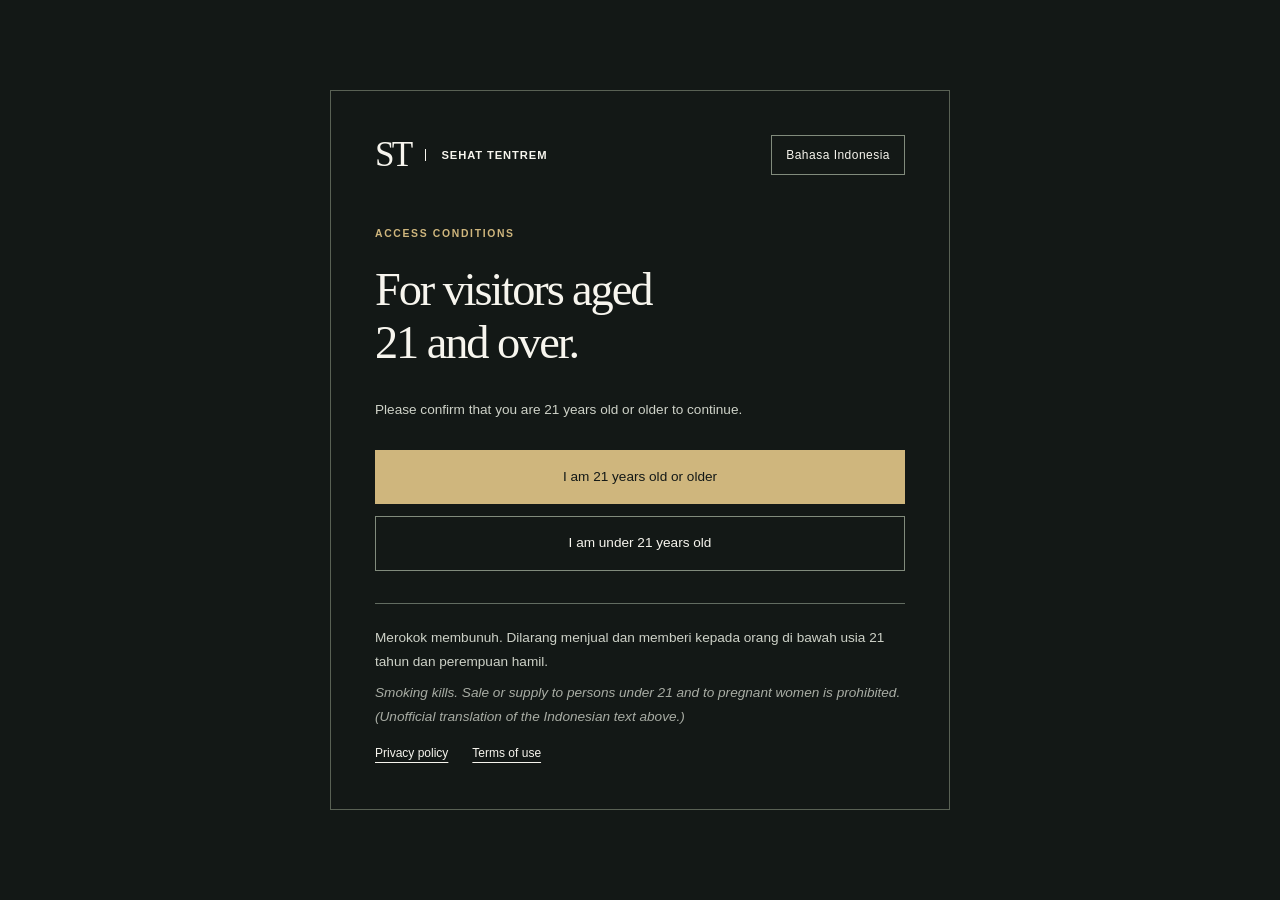
<file: foundation/index.html>
<!doctype html>
<html lang="id">
<head>
  <meta charset="utf-8">
  <meta name="viewport" content="width=device-width, initial-scale=1">
  <meta name="robots" content="noindex, nofollow">
  <meta name="description" data-i18n-meta="meta.desc.home" content="Informasi perusahaan Sehat Tentrem, pertanyaan umum, dan saluran kontak.">
  <meta name="theme-color" content="#131816">
  <meta name="whatsapp-contact" content="6281335730002">
  <title data-i18n-title="meta.title.home">Sehat Tentrem — Informasi Perusahaan</title>
  <link rel="icon" href="assets/favicon.png" type="image/png">
  <link rel="stylesheet" href="assets/site.css">
  <script src="assets/i18n.js" defer></script>
  <script src="assets/site.js" defer></script>
</head>
<body>
  <section id="age-gate" class="age-screen" aria-labelledby="age-title">
    <div class="age-card">
      <div class="age-card__top">
        <a class="wordmark" href="./" aria-label="Sehat Tentrem">ST<span>Sehat Tentrem</span></a>
        <button class="lang-toggle" type="button" data-lang-toggle data-i18n="lang.switch" data-i18n-label="lang.switchLabel">English</button>
      </div>
      <p class="eyebrow" data-i18n="gate.eyebrow">Ketentuan akses</p>
      <h1 id="age-title" data-i18n-html="gate.title_html">Untuk pengunjung<br>berusia 21 tahun ke atas.</h1>
      <p data-i18n="gate.body">Konfirmasikan bahwa Anda telah berusia 21 tahun untuk melanjutkan.</p>
      <div id="age-actions" class="actions">
        <button id="age-yes" class="button" type="button" data-i18n="gate.yes">Saya berusia 21 tahun atau lebih</button>
        <button id="age-no" class="button secondary" type="button" data-i18n="gate.no">Saya belum berusia 21 tahun</button>
      </div>
      <p id="age-message" role="status" aria-live="polite"></p>
      <noscript><p data-i18n="gate.noscript">JavaScript diperlukan untuk konfirmasi usia. Anda tetap dapat membaca kebijakan privasi dan syarat penggunaan di bawah.</p></noscript>
      <p class="health-warning" data-health-warning><span class="hw-statutory">Merokok membunuh. Dilarang menjual dan memberi kepada orang di bawah usia 21 tahun dan perempuan hamil.</span><span class="hw-courtesy" hidden></span></p>
      <div class="legal-links"><a href="privacy.html" data-i18n="footer.privacy">Kebijakan privasi</a><a href="terms.html" data-i18n="footer.terms">Syarat penggunaan</a></div>
    </div>
  </section>

  <div id="main-site" hidden>
    <a class="skip-link" href="#main-content" data-i18n="nav.skip">Langsung ke isi</a>
    <div class="preview-note" data-i18n="preview.note">Pratinjau untuk peninjauan · Informasi perusahaan</div>
    <header class="site-header">
      <div class="wrap header-inner">
        <a class="wordmark" href="./" data-i18n-label="nav.homeLabel" aria-label="Sehat Tentrem, beranda">ST<span>Sehat Tentrem</span></a>
        <div class="header-actions">
          <button class="lang-toggle" type="button" data-lang-toggle data-i18n="lang.switch" data-i18n-label="lang.switchLabel">English</button>
          <button id="menu-toggle" class="menu-toggle" type="button" aria-expanded="false" aria-controls="main-nav"><span data-i18n="nav.menu">Menu</span> <span aria-hidden="true">＋</span></button>
        </div>
        <nav id="main-nav" data-i18n-label="nav.navLabel" aria-label="Navigasi utama">
          <a href="#tentang" data-i18n="nav.about">Tentang</a><a href="#informasi" data-i18n="nav.info">Informasi</a><a href="#faq" data-i18n="nav.faq">Pertanyaan umum</a><a href="#kontak"><span data-i18n="nav.contact">Kontak</span> <span aria-hidden="true">↗</span></a>
        </nav>
      </div>
    </header>

    <main id="main-content" tabindex="-1">
      <section class="intro wrap" aria-labelledby="intro-title">
        <div>
          <p class="eyebrow" data-i18n="intro.eyebrow">Sehat Tentrem / Informasi perusahaan</p>
          <h1 id="intro-title" tabindex="-1" data-i18n-html="intro.title_html">Informasi perusahaan.<br><em>Kontak yang jelas.</em></h1>
          <p class="lead" data-i18n="intro.lead">Keterangan mengenai ST dan saluran untuk menyampaikan pertanyaan kepada perusahaan.</p>
          <a class="text-link" href="#tentang"><span data-i18n="intro.cta">Baca informasi perusahaan</span> <span aria-hidden="true">↓</span></a>
        </div>
        <aside class="intro-note" data-i18n-label="intro.noteLabel" aria-label="Tentang halaman ini">
          <span class="note-number" aria-hidden="true">01 / ST</span>
          <p data-i18n-html="intro.note_html">Identitas, informasi publik,<br>dan komunikasi perusahaan.</p>
          <span class="note-caption">Sehat Tentrem</span>
        </aside>
      </section>

      <section id="tentang" class="section section-light" aria-labelledby="about-title">
        <div class="wrap two-columns">
          <div><p class="eyebrow" data-i18n="about.eyebrow">01 — Tentang</p><h2 id="about-title" data-i18n-html="about.title_html">Mengenal<br>Sehat Tentrem.</h2></div>
          <div class="prose"><p data-i18n="about.p1">Sehat Tentrem, disingkat ST, bergerak dalam industri tembakau.</p><p data-i18n="about.p2">Halaman ini menyediakan informasi perusahaan, ketentuan penggunaan situs, dan jalur komunikasi untuk pertanyaan publik.</p><p data-i18n="about.p3">Untuk konfirmasi identitas badan usaha, dokumen perusahaan, atau keterangan lainnya, sampaikan permintaan melalui kontak perusahaan.</p></div>
        </div>
      </section>

      <section id="informasi" class="section wrap" aria-labelledby="info-title">
        <div class="section-heading"><div><p class="eyebrow" data-i18n="info.eyebrow">02 — Informasi</p><h2 id="info-title" data-i18n-html="info.title_html">Temukan keterangan<br>yang Anda perlukan.</h2></div><p data-i18n-html="info.sub_html">Kebutuhan informasi yang berbeda<br>memerlukan jawaban yang tepat.</p></div>
        <div class="info-grid">
          <article><span class="card-number">01</span><h3 data-i18n="info.c1.title">Keterangan perusahaan</h3><p data-i18n="info.c1.body">Konfirmasi informasi badan usaha, dokumen, atau pertanyaan mengenai perusahaan.</p><a href="#kontak"><span data-i18n="info.c1.link">Sampaikan pertanyaan</span> <span aria-hidden="true">↗</span></a></article>
          <article><span class="card-number">02</span><h3 data-i18n="info.c2.title">Pertanyaan media</h3><p data-i18n="info.c2.body">Permintaan keterangan dan klarifikasi untuk kebutuhan pemberitaan.</p><a href="#kontak"><span data-i18n="info.c2.link">Hubungi perusahaan</span> <span aria-hidden="true">↗</span></a></article>
          <article><span class="card-number">03</span><h3 data-i18n="info.c3.title">Privasi dan penggunaan</h3><p data-i18n="info.c3.body">Penjelasan penyimpanan sesi, saluran pihak ketiga, serta ketentuan penggunaan situs.</p><a href="privacy.html"><span data-i18n="info.c3.link">Baca kebijakan privasi</span> <span aria-hidden="true">↗</span></a></article>
        </div>
      </section>

      <section id="faq" class="section section-light" aria-labelledby="faq-title">
        <div class="wrap two-columns">
          <div><p class="eyebrow" data-i18n="faq.eyebrow">03 — Pertanyaan umum</p><h2 id="faq-title" data-i18n-html="faq.title_html">Sebelum<br>menghubungi kami.</h2></div>
          <div class="faqs">
            <details><summary data-i18n="faq.q1">Apakah website ini menerima transaksi?</summary><p data-i18n="faq.a1">Halaman ini tidak menyediakan pemesanan, pembayaran, atau transaksi produk.</p></details>
            <details><summary data-i18n="faq.q2">Bagaimana meminta keterangan perusahaan?</summary><p data-i18n="faq.a2">Gunakan formulir kontak di bawah. Pilih kategori dan jelaskan keterangan yang Anda perlukan.</p></details>
            <details><summary data-i18n="faq.q3">Apakah mengisi formulir langsung mengirim pesan?</summary><p data-i18n="faq.a3">Tidak. Formulir menyiapkan draf. Anda perlu membuka WhatsApp, memeriksa isinya, lalu mengirim pesan sendiri di aplikasi tersebut.</p></details>
            <details><summary data-i18n="faq.q4">Apakah data formulir disimpan di website?</summary><p data-i18n="faq.a4">Halaman ini tidak mengirim isian formulir ke server website. Draf diproses di perangkat, lalu diteruskan ke WhatsApp ketika Anda membuka tautannya. Baca kebijakan privasi untuk penjelasan pihak ketiga.</p></details>
          </div>
        </div>
      </section>

      <section id="kontak" class="section wrap two-columns" aria-labelledby="contact-title">
        <div><p class="eyebrow" data-i18n="contact.eyebrow">04 — Kontak</p><h2 id="contact-title" data-i18n-html="contact.title_html">Sampaikan<br>pertanyaan Anda.</h2><p class="contact-caption" data-i18n="contact.caption">Untuk keterangan perusahaan, media, koreksi informasi, dan privasi.</p><a class="phone" href="tel:+6281335730002">+62 813-3573-0002</a><p class="small" data-i18n="contact.caution">Jangan sertakan nomor identitas, kata sandi, atau data sensitif pada pesan awal.</p></div>
        <form id="contact-form">
          <label for="category" data-i18n="form.category">Keperluan</label>
          <select id="category" name="category" required><option value="" data-i18n="form.categoryPlaceholder">Pilih keperluan</option><option value="company" data-i18n="form.cat.company">Keterangan perusahaan</option><option value="media" data-i18n="form.cat.media">Pertanyaan media</option><option value="correction" data-i18n="form.cat.correction">Koreksi informasi</option><option value="privacy" data-i18n="form.cat.privacy">Privasi dan data pribadi</option><option value="other" data-i18n="form.cat.other">Pertanyaan lainnya</option></select>
          <label for="name" data-i18n="form.name">Nama</label><input id="name" name="name" autocomplete="name" required maxlength="100">
          <label for="email"><span data-i18n="form.email">Email</span> <span data-i18n="form.emailOptional">(opsional)</span></label><input id="email" name="email" type="email" autocomplete="email" maxlength="200">
          <label for="message" data-i18n="form.message">Pesan</label><textarea id="message" name="message" rows="5" required maxlength="1500"></textarea>
          <p class="small" data-i18n-html="form.privacyNote_html">Dengan membuka draf, isian Anda diteruskan ke WhatsApp. <a href="privacy.html">Baca kebijakan privasi</a>.</p>
          <button class="button" type="submit"><span data-i18n="form.submit">Siapkan draf pesan</span> <span aria-hidden="true">↗</span></button>
          <p id="form-status" role="status" aria-live="polite"></p>
          <a id="whatsapp-draft" class="text-link" target="_blank" rel="noopener noreferrer" hidden><span data-i18n="form.openDraft">Buka draf di WhatsApp</span> <span aria-hidden="true">↗</span></a>
        </form>
      </section>
    </main>
    <footer class="site-footer"><div class="wrap"><div class="footer-top"><a class="wordmark" href="./">ST<span>Sehat Tentrem</span></a><div class="legal-links"><a href="privacy.html" data-i18n="footer.privacy">Kebijakan privasi</a><a href="terms.html" data-i18n="footer.terms">Syarat penggunaan</a><button id="reset-age" type="button" data-i18n="footer.resetAge">Ulangi konfirmasi usia</button></div></div><p class="health-warning" data-health-warning><span class="hw-statutory">Merokok membunuh. Dilarang menjual dan memberi kepada orang di bawah usia 21 tahun dan perempuan hamil.</span><span class="hw-courtesy" hidden></span></p><p class="small" data-i18n="footer.caption">Pratinjau informasi perusahaan · Sehat Tentrem</p></div></footer>
  </div>
</body>
</html>
</file>
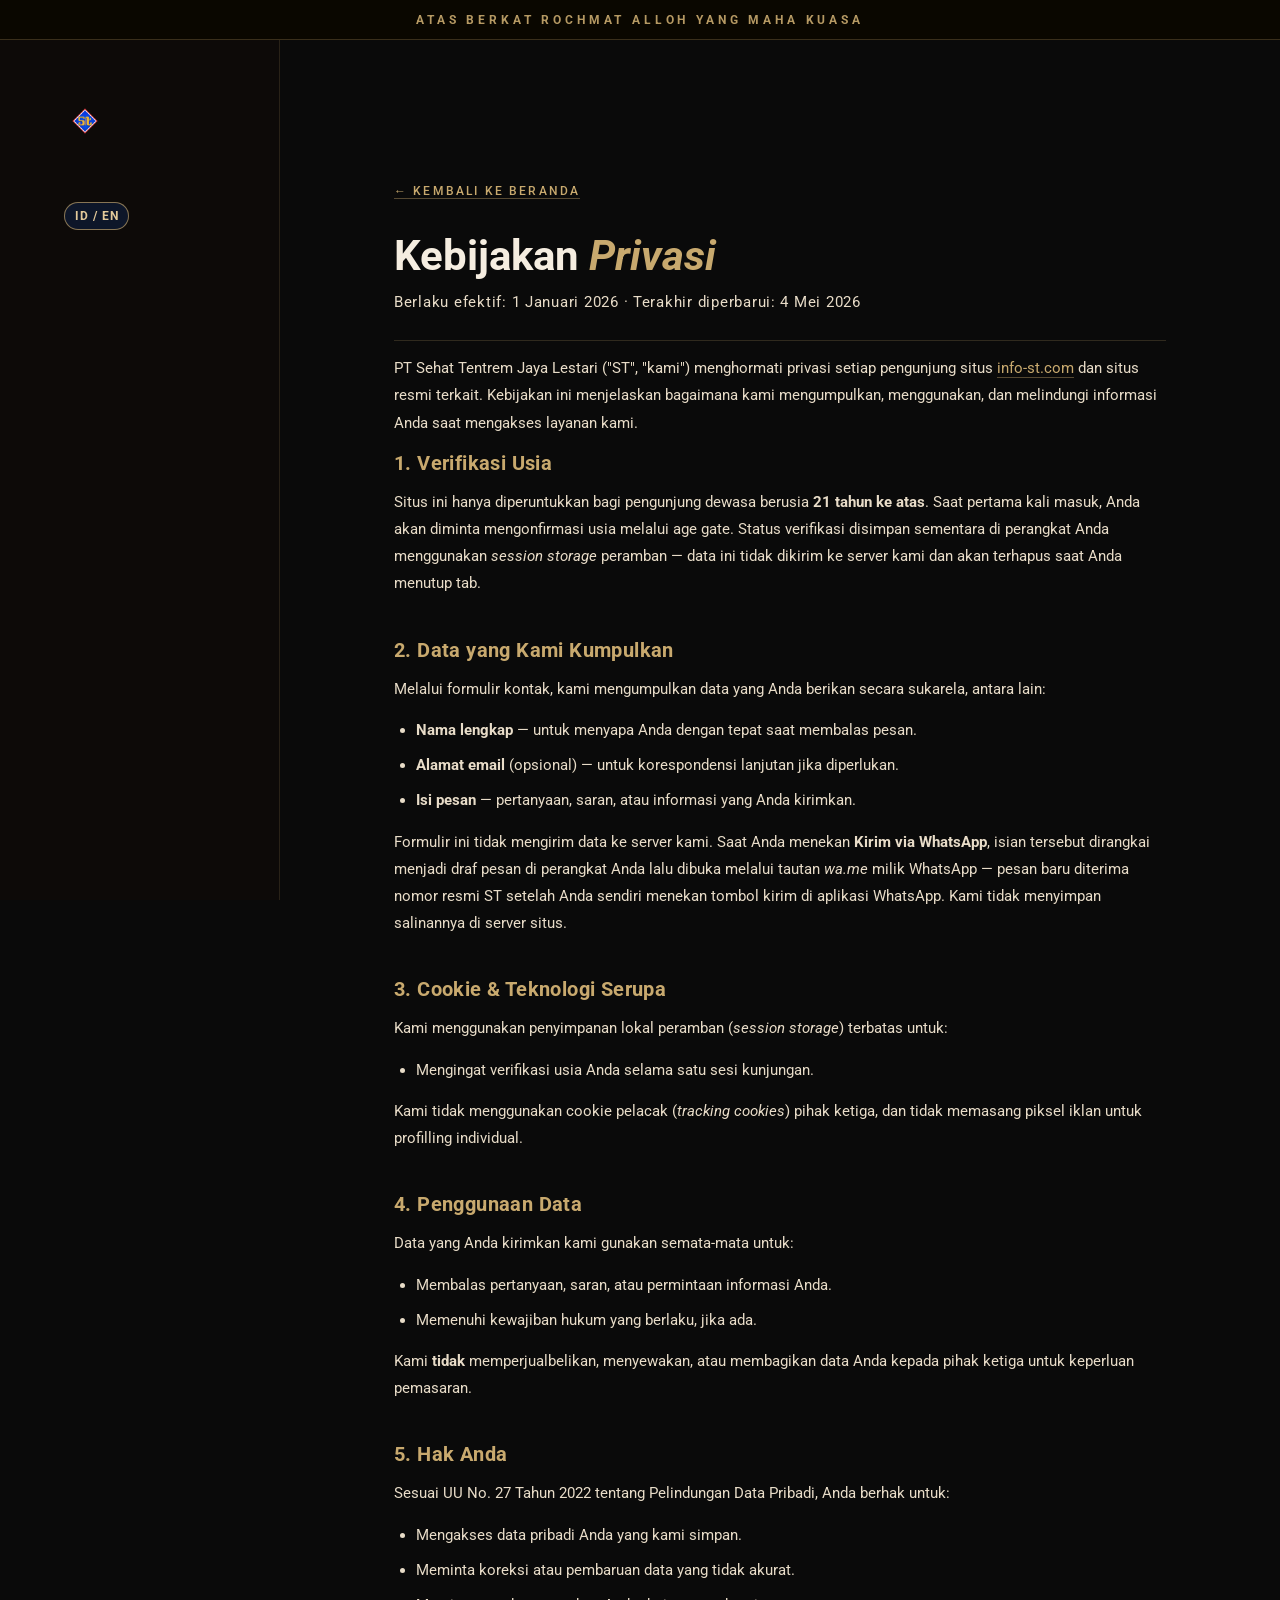
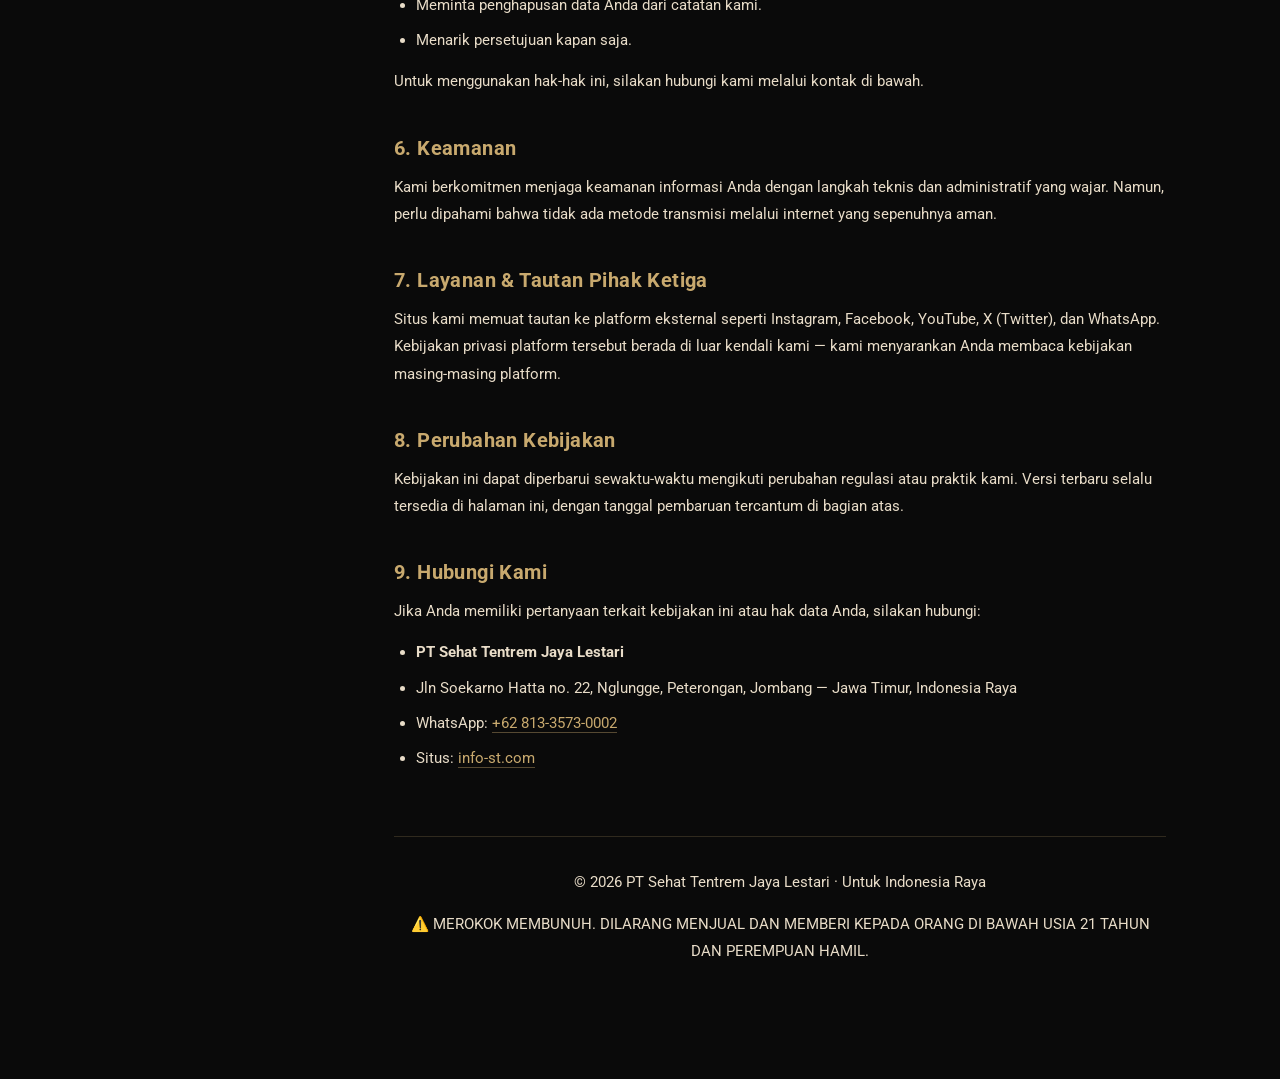
<file: privacy.html>
<!DOCTYPE html>
<html lang="id">
<head>
  <meta name="robots" content="noindex, nofollow">
  <meta charset="UTF-8" />
  <meta name="viewport" content="width=device-width, initial-scale=1.0" />
  <title>Kebijakan Privasi – ST Sehat Tentrem</title>
  <meta name="description" content="Kebijakan Privasi PT Sehat Tentrem Jaya Lestari — bagaimana kami mengumpulkan, menggunakan, dan melindungi data pengunjung." />
  <link rel="icon" href="assets/images/brand/favicon.png" type="image/png" />
  <link rel="preconnect" href="https://fonts.googleapis.com" />
  <link rel="preconnect" href="https://fonts.gstatic.com" crossorigin />
  <link href="https://fonts.googleapis.com/css2?family=Roboto:ital,wght@0,300;0,400;0,500;0,700;0,900;1,400&display=swap" rel="stylesheet" />
  <link rel="stylesheet" href="assets/css/style.css" />
  <!-- Umami Analytics (Open Source) -->
</head>
<body data-legal-page="privacy">

  <!-- SACRED HEADER BAR -->
  <div class="sacred-bar">
    <span class="sacred-bar__text">ATAS BERKAT ROCHMAT ALLOH YANG MAHA KUASA</span>
  </div>

  <!-- SIMPLE NAVBAR -->
  <header id="navbar" class="navbar scrolled">
    <div class="navbar__inner container">
      <a href="index.html" class="navbar__logo">
        <img src="assets/images/optimized/logo-st.png" width="512" height="512" alt="ST Sehat Tentrem Logo" decoding="async" onerror="this.style.display='none'; this.nextElementSibling.style.display='flex'" />
        <span class="navbar__logo-text" style="display:none">ST</span>
      </a>
      <button class="language-toggle language-toggle--nav legal-lang-toggle" type="button" data-legal-lang-toggle aria-label="Switch to English">ID / EN</button>
    </div>
  </header>

  <main class="legal-page">
    <div class="legal-page__inner">
      <a href="index.html" class="legal-page__back">← Kembali ke Beranda</a>
      <h1 class="legal-page__title">Kebijakan <em>Privasi</em></h1>
      <p class="legal-page__updated">Berlaku efektif: 1 Januari 2026 · Terakhir diperbarui: 4 Mei 2026</p>

      <p>PT Sehat Tentrem Jaya Lestari ("ST", "kami") menghormati privasi setiap pengunjung situs <a href="https://info-st.com" target="_blank" rel="noopener">info-st.com</a> dan situs resmi terkait. Kebijakan ini menjelaskan bagaimana kami mengumpulkan, menggunakan, dan melindungi informasi Anda saat mengakses layanan kami.</p>

      <h2>1. Verifikasi Usia</h2>
      <p>Situs ini hanya diperuntukkan bagi pengunjung dewasa berusia <strong>21 tahun ke atas</strong>. Saat pertama kali masuk, Anda akan diminta mengonfirmasi usia melalui age gate. Status verifikasi disimpan sementara di perangkat Anda menggunakan <em>session storage</em> peramban — data ini tidak dikirim ke server kami dan akan terhapus saat Anda menutup tab.</p>

      <h2>2. Data yang Kami Kumpulkan</h2>
      <p>Melalui formulir kontak, kami mengumpulkan data yang Anda berikan secara sukarela, antara lain:</p>
      <ul>
        <li><strong>Nama lengkap</strong> — untuk menyapa Anda dengan tepat saat membalas pesan.</li>
        <li><strong>Alamat email</strong> (opsional) — untuk korespondensi lanjutan jika diperlukan.</li>
        <li><strong>Isi pesan</strong> — pertanyaan, saran, atau informasi yang Anda kirimkan.</li>
      </ul>
      <p>Formulir ini tidak mengirim data ke server kami. Saat Anda menekan <strong>Kirim via WhatsApp</strong>, isian tersebut dirangkai menjadi draf pesan di perangkat Anda lalu dibuka melalui tautan <em>wa.me</em> milik WhatsApp — pesan baru diterima nomor resmi ST setelah Anda sendiri menekan tombol kirim di aplikasi WhatsApp. Kami tidak menyimpan salinannya di server situs.</p>

      <h2>3. Cookie & Teknologi Serupa</h2>
      <p>Kami menggunakan penyimpanan lokal peramban (<em>session storage</em>) terbatas untuk:</p>
      <ul>
        <li>Mengingat verifikasi usia Anda selama satu sesi kunjungan.</li>
      </ul>
      <p>Kami tidak menggunakan cookie pelacak (<em>tracking cookies</em>) pihak ketiga, dan tidak memasang piksel iklan untuk profilling individual.</p>

      <h2>4. Penggunaan Data</h2>
      <p>Data yang Anda kirimkan kami gunakan semata-mata untuk:</p>
      <ul>
        <li>Membalas pertanyaan, saran, atau permintaan informasi Anda.</li>
        <li>Memenuhi kewajiban hukum yang berlaku, jika ada.</li>
      </ul>
      <p>Kami <strong>tidak</strong> memperjualbelikan, menyewakan, atau membagikan data Anda kepada pihak ketiga untuk keperluan pemasaran.</p>

      <h2>5. Hak Anda</h2>
      <p>Sesuai UU No. 27 Tahun 2022 tentang Pelindungan Data Pribadi, Anda berhak untuk:</p>
      <ul>
        <li>Mengakses data pribadi Anda yang kami simpan.</li>
        <li>Meminta koreksi atau pembaruan data yang tidak akurat.</li>
        <li>Meminta penghapusan data Anda dari catatan kami.</li>
        <li>Menarik persetujuan kapan saja.</li>
      </ul>
      <p>Untuk menggunakan hak-hak ini, silakan hubungi kami melalui kontak di bawah.</p>

      <h2>6. Keamanan</h2>
      <p>Kami berkomitmen menjaga keamanan informasi Anda dengan langkah teknis dan administratif yang wajar. Namun, perlu dipahami bahwa tidak ada metode transmisi melalui internet yang sepenuhnya aman.</p>

      <h2>7. Layanan &amp; Tautan Pihak Ketiga</h2>
      <p>Situs kami memuat tautan ke platform eksternal seperti Instagram, Facebook, YouTube, X (Twitter), dan WhatsApp. Kebijakan privasi platform tersebut berada di luar kendali kami — kami menyarankan Anda membaca kebijakan masing-masing platform.</p>

      <h2>8. Perubahan Kebijakan</h2>
      <p>Kebijakan ini dapat diperbarui sewaktu-waktu mengikuti perubahan regulasi atau praktik kami. Versi terbaru selalu tersedia di halaman ini, dengan tanggal pembaruan tercantum di bagian atas.</p>

      <h2>9. Hubungi Kami</h2>
      <p>Jika Anda memiliki pertanyaan terkait kebijakan ini atau hak data Anda, silakan hubungi:</p>
      <ul>
        <li><strong>PT Sehat Tentrem Jaya Lestari</strong></li>
        <li>Jln Soekarno Hatta no. 22, Nglungge, Peterongan, Jombang — Jawa Timur, Indonesia Raya</li>
        <li>WhatsApp: <a href="https://wa.me/6281335730002" target="_blank" rel="noopener">+62 813-3573-0002</a></li>
        <li>Situs: <a href="https://info-st.com" target="_blank" rel="noopener">info-st.com</a></li>
      </ul>

      <div class="legal-page__footer">
        <p>© 2026 PT Sehat Tentrem Jaya Lestari · Untuk Indonesia Raya</p>
        <p style="margin-top:8px">⚠️ MEROKOK MEMBUNUH. DILARANG MENJUAL DAN MEMBERI KEPADA ORANG DI BAWAH USIA 21 TAHUN DAN PEREMPUAN HAMIL.</p>
      </div>
    </div>
  </main>

  <script src="assets/js/legal-i18n.js"></script>

</body>
</html>
</file>
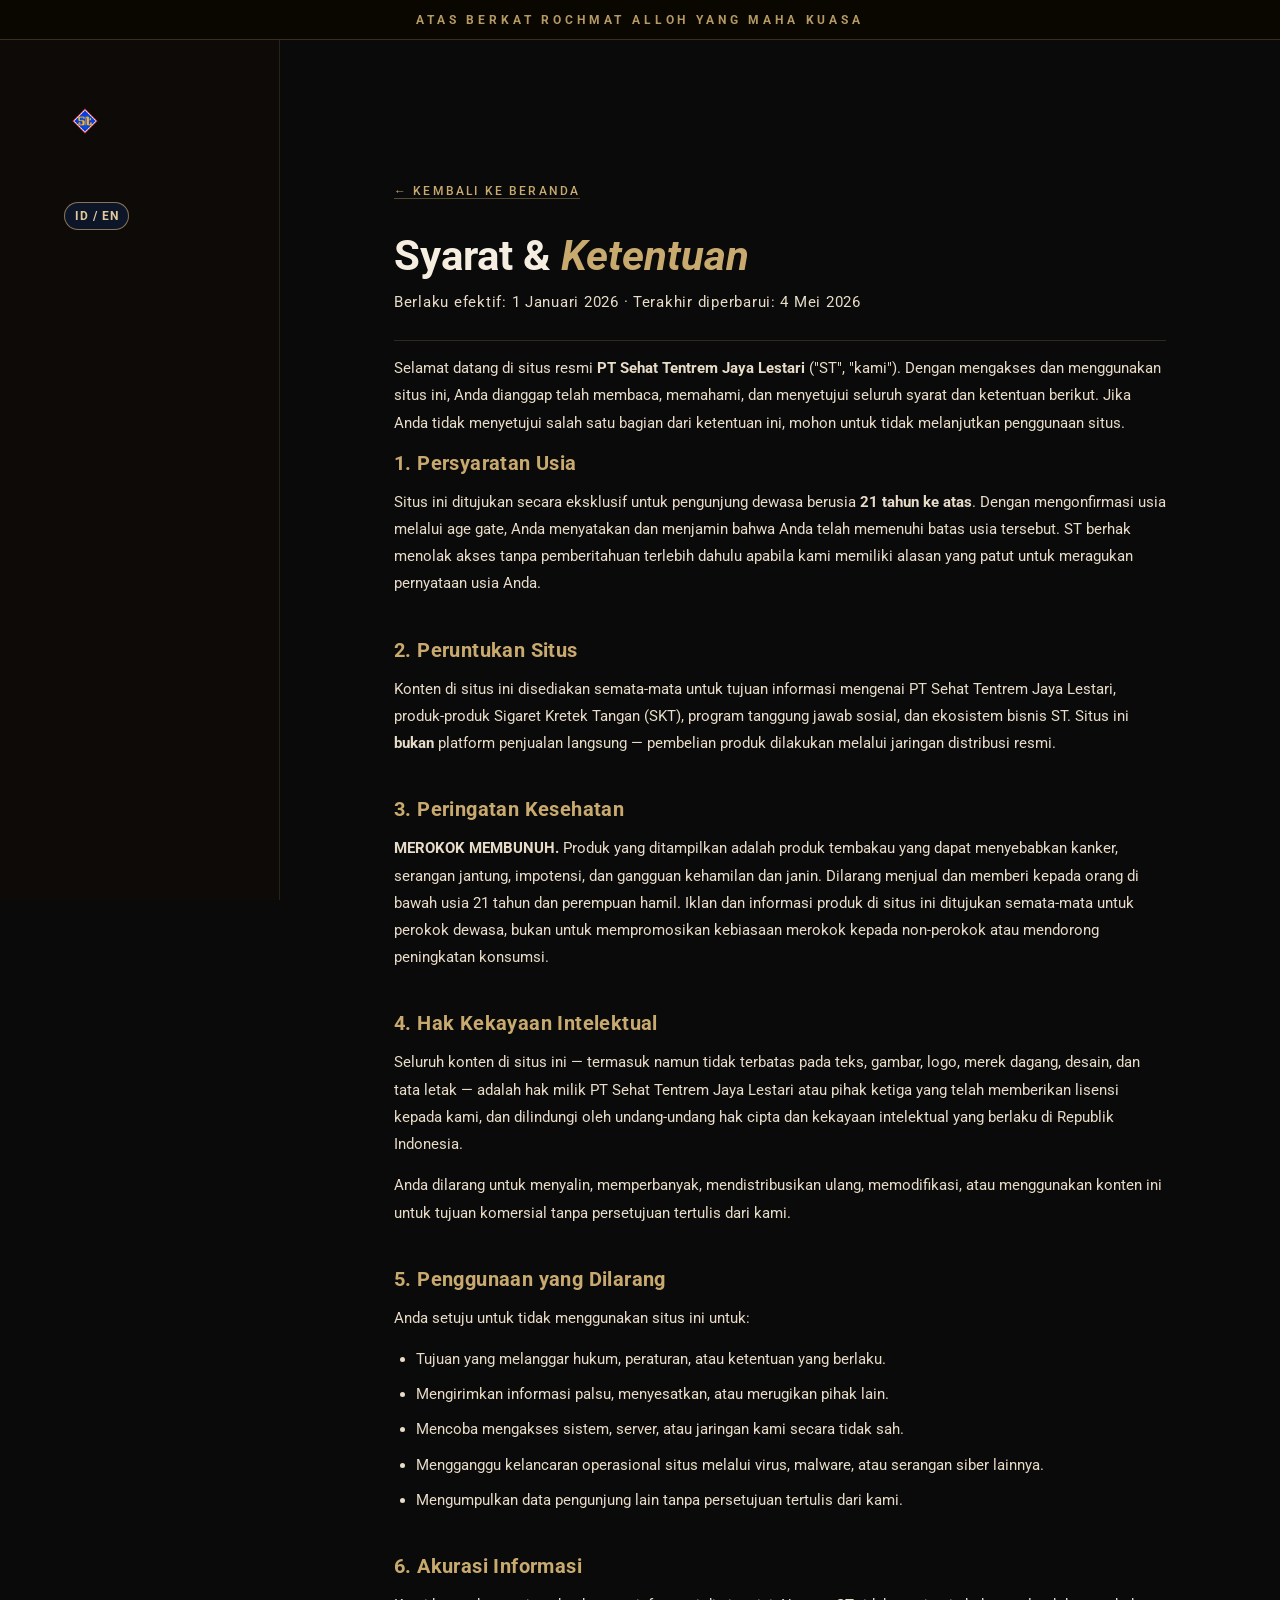
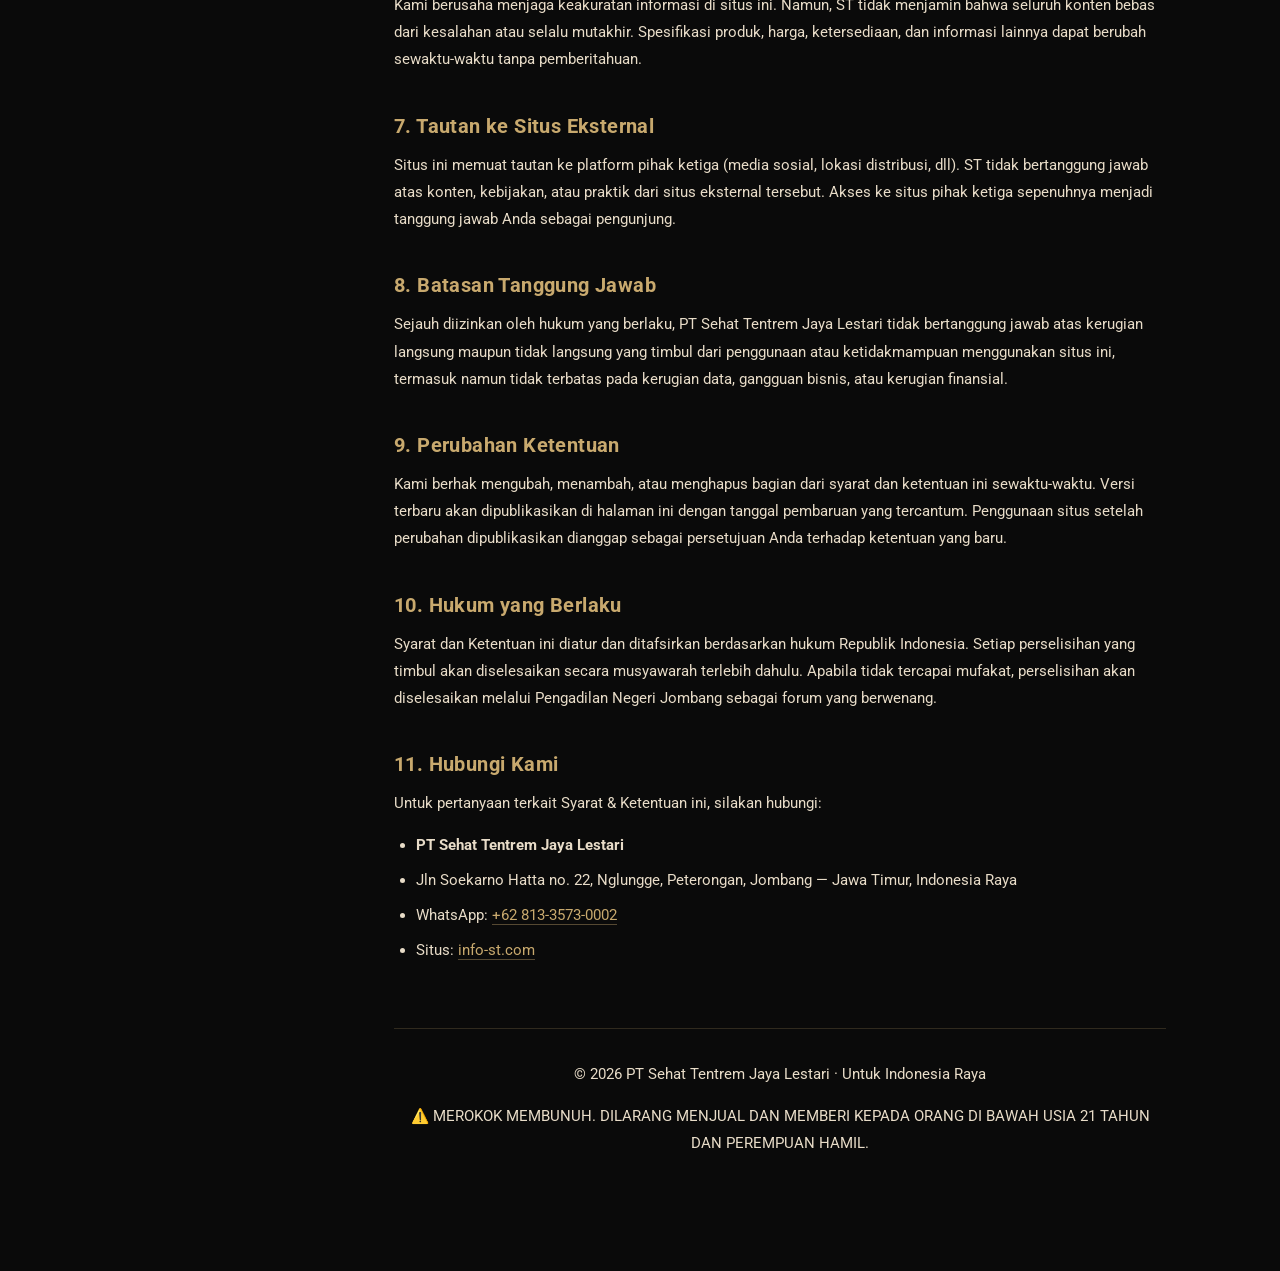
<file: terms.html>
<!DOCTYPE html>
<html lang="id">
<head>
  <meta name="robots" content="noindex, nofollow">
  <meta charset="UTF-8" />
  <meta name="viewport" content="width=device-width, initial-scale=1.0" />
  <title>Syarat & Ketentuan – ST Sehat Tentrem</title>
  <meta name="description" content="Syarat dan Ketentuan penggunaan situs PT Sehat Tentrem Jaya Lestari." />
  <link rel="icon" href="assets/images/brand/favicon.png" type="image/png" />
  <link rel="preconnect" href="https://fonts.googleapis.com" />
  <link rel="preconnect" href="https://fonts.gstatic.com" crossorigin />
  <link href="https://fonts.googleapis.com/css2?family=Roboto:ital,wght@0,300;0,400;0,500;0,700;0,900;1,400&display=swap" rel="stylesheet" />
  <link rel="stylesheet" href="assets/css/style.css" />
  <!-- Umami Analytics (Open Source) -->
</head>
<body data-legal-page="terms">

  <!-- SACRED HEADER BAR -->
  <div class="sacred-bar">
    <span class="sacred-bar__text">ATAS BERKAT ROCHMAT ALLOH YANG MAHA KUASA</span>
  </div>

  <!-- SIMPLE NAVBAR -->
  <header id="navbar" class="navbar scrolled">
    <div class="navbar__inner container">
      <a href="index.html" class="navbar__logo">
        <img src="assets/images/optimized/logo-st.png" width="512" height="512" alt="ST Sehat Tentrem Logo" decoding="async" onerror="this.style.display='none'; this.nextElementSibling.style.display='flex'" />
        <span class="navbar__logo-text" style="display:none">ST</span>
      </a>
      <button class="language-toggle language-toggle--nav legal-lang-toggle" type="button" data-legal-lang-toggle aria-label="Switch to English">ID / EN</button>
    </div>
  </header>

  <main class="legal-page">
    <div class="legal-page__inner">
      <a href="index.html" class="legal-page__back">← Kembali ke Beranda</a>
      <h1 class="legal-page__title">Syarat &amp; <em>Ketentuan</em></h1>
      <p class="legal-page__updated">Berlaku efektif: 1 Januari 2026 · Terakhir diperbarui: 4 Mei 2026</p>

      <p>Selamat datang di situs resmi <strong>PT Sehat Tentrem Jaya Lestari</strong> ("ST", "kami"). Dengan mengakses dan menggunakan situs ini, Anda dianggap telah membaca, memahami, dan menyetujui seluruh syarat dan ketentuan berikut. Jika Anda tidak menyetujui salah satu bagian dari ketentuan ini, mohon untuk tidak melanjutkan penggunaan situs.</p>

      <h2>1. Persyaratan Usia</h2>
      <p>Situs ini ditujukan secara eksklusif untuk pengunjung dewasa berusia <strong>21 tahun ke atas</strong>. Dengan mengonfirmasi usia melalui age gate, Anda menyatakan dan menjamin bahwa Anda telah memenuhi batas usia tersebut. ST berhak menolak akses tanpa pemberitahuan terlebih dahulu apabila kami memiliki alasan yang patut untuk meragukan pernyataan usia Anda.</p>

      <h2>2. Peruntukan Situs</h2>
      <p>Konten di situs ini disediakan semata-mata untuk tujuan informasi mengenai PT Sehat Tentrem Jaya Lestari, produk-produk Sigaret Kretek Tangan (SKT), program tanggung jawab sosial, dan ekosistem bisnis ST. Situs ini <strong>bukan</strong> platform penjualan langsung — pembelian produk dilakukan melalui jaringan distribusi resmi.</p>

      <h2>3. Peringatan Kesehatan</h2>
      <p><strong>MEROKOK MEMBUNUH.</strong> Produk yang ditampilkan adalah produk tembakau yang dapat menyebabkan kanker, serangan jantung, impotensi, dan gangguan kehamilan dan janin. Dilarang menjual dan memberi kepada orang di bawah usia 21 tahun dan perempuan hamil. Iklan dan informasi produk di situs ini ditujukan semata-mata untuk perokok dewasa, bukan untuk mempromosikan kebiasaan merokok kepada non-perokok atau mendorong peningkatan konsumsi.</p>

      <h2>4. Hak Kekayaan Intelektual</h2>
      <p>Seluruh konten di situs ini — termasuk namun tidak terbatas pada teks, gambar, logo, merek dagang, desain, dan tata letak — adalah hak milik PT Sehat Tentrem Jaya Lestari atau pihak ketiga yang telah memberikan lisensi kepada kami, dan dilindungi oleh undang-undang hak cipta dan kekayaan intelektual yang berlaku di Republik Indonesia.</p>
      <p>Anda dilarang untuk menyalin, memperbanyak, mendistribusikan ulang, memodifikasi, atau menggunakan konten ini untuk tujuan komersial tanpa persetujuan tertulis dari kami.</p>

      <h2>5. Penggunaan yang Dilarang</h2>
      <p>Anda setuju untuk tidak menggunakan situs ini untuk:</p>
      <ul>
        <li>Tujuan yang melanggar hukum, peraturan, atau ketentuan yang berlaku.</li>
        <li>Mengirimkan informasi palsu, menyesatkan, atau merugikan pihak lain.</li>
        <li>Mencoba mengakses sistem, server, atau jaringan kami secara tidak sah.</li>
        <li>Mengganggu kelancaran operasional situs melalui virus, malware, atau serangan siber lainnya.</li>
        <li>Mengumpulkan data pengunjung lain tanpa persetujuan tertulis dari kami.</li>
      </ul>

      <h2>6. Akurasi Informasi</h2>
      <p>Kami berusaha menjaga keakuratan informasi di situs ini. Namun, ST tidak menjamin bahwa seluruh konten bebas dari kesalahan atau selalu mutakhir. Spesifikasi produk, harga, ketersediaan, dan informasi lainnya dapat berubah sewaktu-waktu tanpa pemberitahuan.</p>

      <h2>7. Tautan ke Situs Eksternal</h2>
      <p>Situs ini memuat tautan ke platform pihak ketiga (media sosial, lokasi distribusi, dll). ST tidak bertanggung jawab atas konten, kebijakan, atau praktik dari situs eksternal tersebut. Akses ke situs pihak ketiga sepenuhnya menjadi tanggung jawab Anda sebagai pengunjung.</p>

      <h2>8. Batasan Tanggung Jawab</h2>
      <p>Sejauh diizinkan oleh hukum yang berlaku, PT Sehat Tentrem Jaya Lestari tidak bertanggung jawab atas kerugian langsung maupun tidak langsung yang timbul dari penggunaan atau ketidakmampuan menggunakan situs ini, termasuk namun tidak terbatas pada kerugian data, gangguan bisnis, atau kerugian finansial.</p>

      <h2>9. Perubahan Ketentuan</h2>
      <p>Kami berhak mengubah, menambah, atau menghapus bagian dari syarat dan ketentuan ini sewaktu-waktu. Versi terbaru akan dipublikasikan di halaman ini dengan tanggal pembaruan yang tercantum. Penggunaan situs setelah perubahan dipublikasikan dianggap sebagai persetujuan Anda terhadap ketentuan yang baru.</p>

      <h2>10. Hukum yang Berlaku</h2>
      <p>Syarat dan Ketentuan ini diatur dan ditafsirkan berdasarkan hukum Republik Indonesia. Setiap perselisihan yang timbul akan diselesaikan secara musyawarah terlebih dahulu. Apabila tidak tercapai mufakat, perselisihan akan diselesaikan melalui Pengadilan Negeri Jombang sebagai forum yang berwenang.</p>

      <h2>11. Hubungi Kami</h2>
      <p>Untuk pertanyaan terkait Syarat &amp; Ketentuan ini, silakan hubungi:</p>
      <ul>
        <li><strong>PT Sehat Tentrem Jaya Lestari</strong></li>
        <li>Jln Soekarno Hatta no. 22, Nglungge, Peterongan, Jombang — Jawa Timur, Indonesia Raya</li>
        <li>WhatsApp: <a href="https://wa.me/6281335730002" target="_blank" rel="noopener">+62 813-3573-0002</a></li>
        <li>Situs: <a href="https://info-st.com" target="_blank" rel="noopener">info-st.com</a></li>
      </ul>

      <div class="legal-page__footer">
        <p>© 2026 PT Sehat Tentrem Jaya Lestari · Untuk Indonesia Raya</p>
        <p style="margin-top:8px">⚠️ MEROKOK MEMBUNUH. DILARANG MENJUAL DAN MEMBERI KEPADA ORANG DI BAWAH USIA 21 TAHUN DAN PEREMPUAN HAMIL.</p>
      </div>
    </div>
  </main>

  <script src="assets/js/legal-i18n.js"></script>

</body>
</html>
</file>
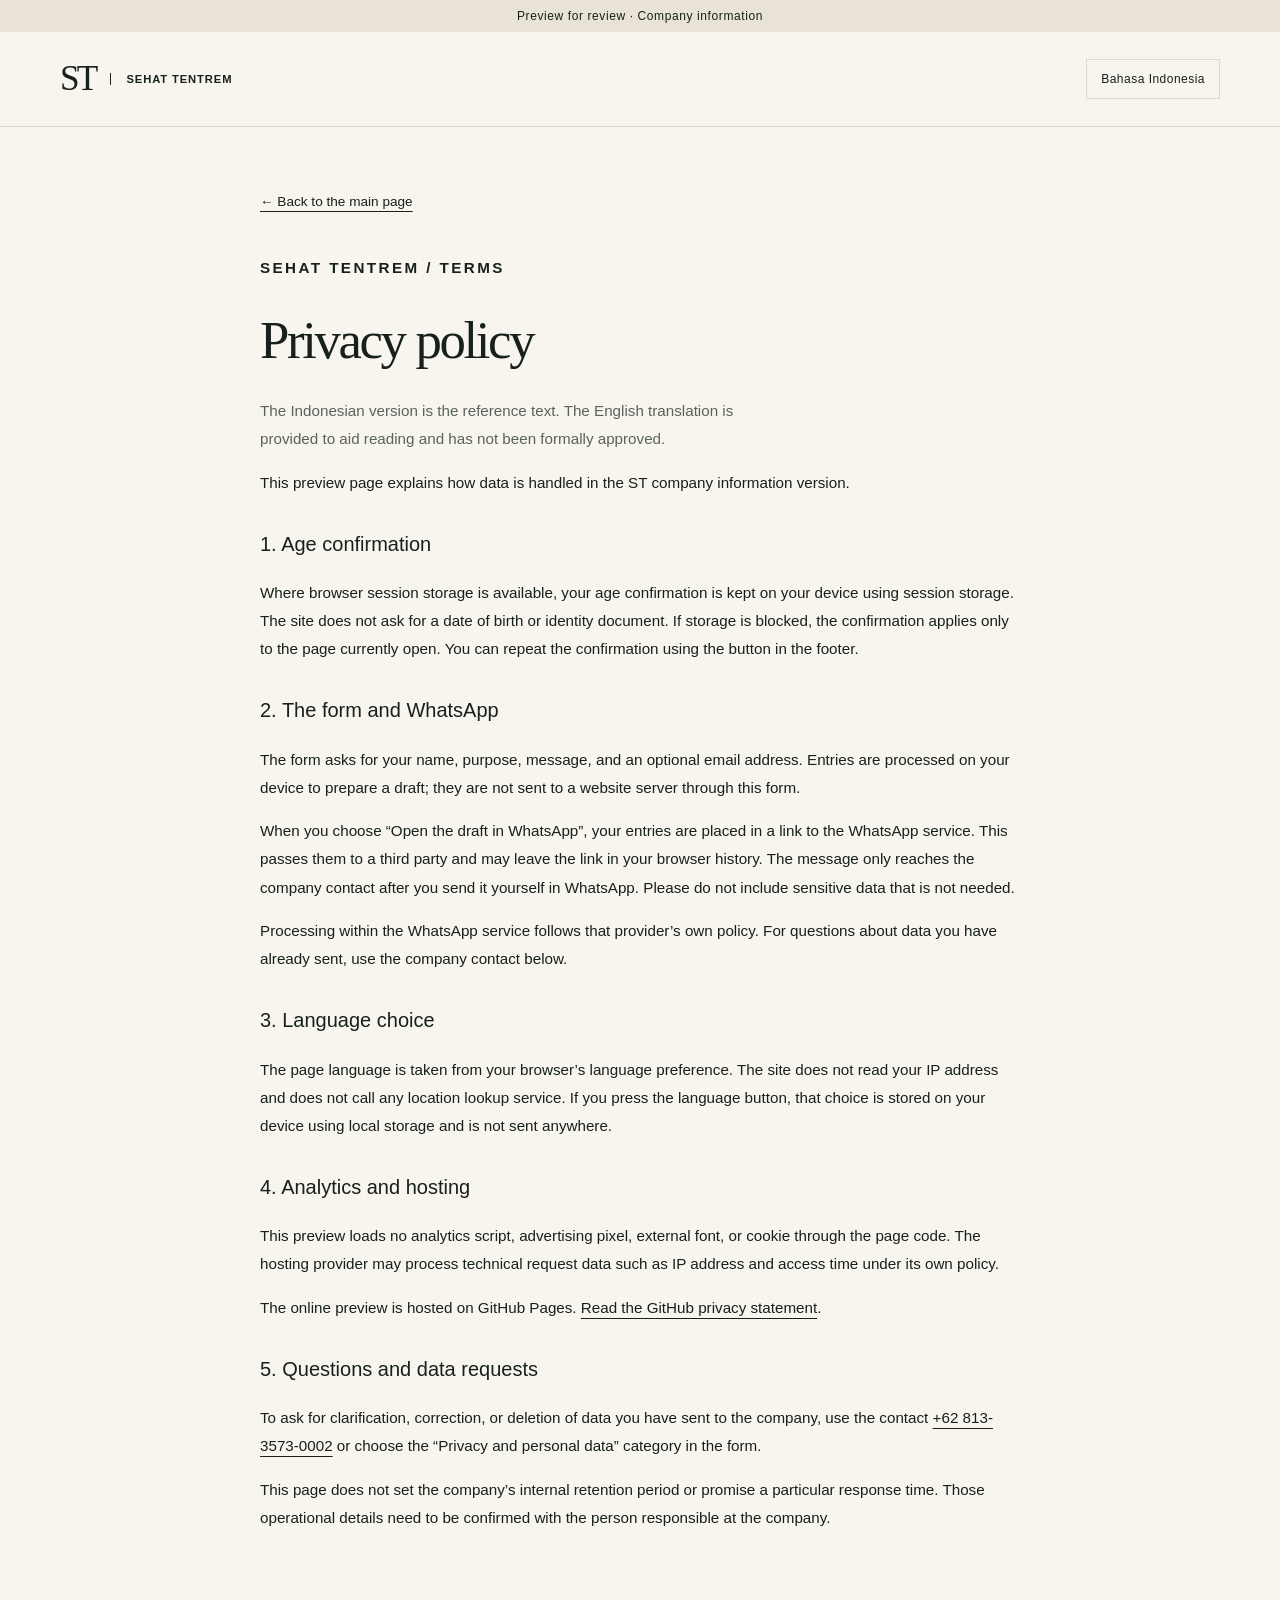
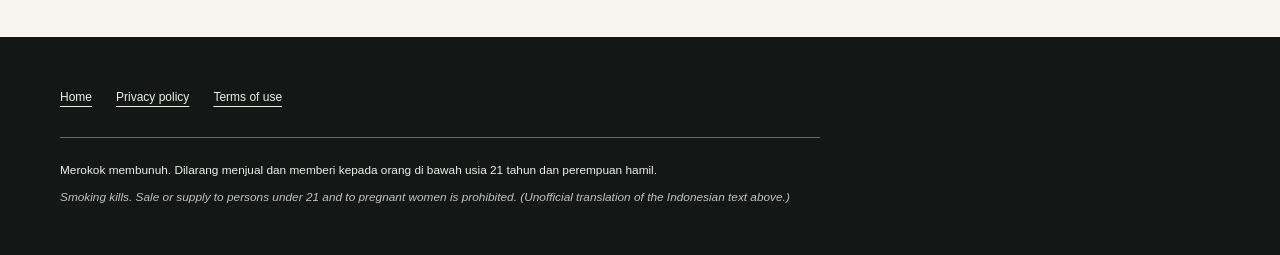
<file: foundation/privacy.html>
<!doctype html>
<html lang="id">
<head>
  <meta charset="utf-8">
  <meta name="viewport" content="width=device-width, initial-scale=1">
  <meta name="robots" content="noindex, nofollow">
  <meta name="description" data-i18n-meta="meta.desc.privacy" content="Kebijakan privasi untuk pratinjau informasi perusahaan ST.">
  <title data-i18n-title="meta.title.privacy">Kebijakan privasi — Sehat Tentrem</title>
  <link rel="icon" href="assets/favicon.png" type="image/png">
  <link rel="stylesheet" href="assets/site.css">
  <script src="assets/i18n.js" defer></script>
  <script src="assets/site.js" defer></script>
</head>
<body>
  <div class="preview-note" data-i18n="preview.note">Pratinjau untuk peninjauan · Informasi perusahaan</div>
  <header class="site-header">
    <div class="wrap header-inner">
      <a class="wordmark" href="./">ST<span>Sehat Tentrem</span></a>
      <div class="header-actions">
        <button class="lang-toggle" type="button" data-lang-toggle data-i18n="lang.switch" data-i18n-label="lang.switchLabel">English</button>
      </div>
    </div>
  </header>
  <main class="wrap legal-page">
    <a class="back-link" href="./" data-i18n="nav.back">← Kembali ke halaman utama</a>
    <p class="eyebrow" data-i18n="legal.eyebrow">Sehat Tentrem / Ketentuan</p>
    <h1 data-i18n="privacy.h1">Kebijakan privasi</h1>
    <p class="small" data-i18n="legal.langNote">Versi bahasa Indonesia adalah rujukan. Terjemahan Inggris disediakan sebagai bantuan baca dan belum disahkan.</p>
    <p data-i18n="privacy.intro">Halaman pratinjau ini menjelaskan pemrosesan data pada versi informasi perusahaan ST.</p>

    <h2 data-i18n="privacy.h2.1">1. Konfirmasi usia</h2>
    <p data-i18n="privacy.p.1">Jika penyimpanan sesi browser tersedia, pilihan konfirmasi usia disimpan di perangkat menggunakan session storage. Situs tidak meminta tanggal lahir atau dokumen identitas. Jika penyimpanan diblokir, konfirmasi hanya berlaku pada halaman yang sedang terbuka. Anda dapat mengulangi konfirmasi melalui tombol di footer.</p>

    <h2 data-i18n="privacy.h2.2">2. Formulir dan WhatsApp</h2>
    <p data-i18n="privacy.p.2a">Formulir meminta nama, keperluan, pesan, dan email opsional. Isian diproses di perangkat untuk menyiapkan draf; tidak dikirim ke server website melalui formulir ini.</p>
    <p data-i18n="privacy.p.2b">Ketika Anda memilih “Buka draf di WhatsApp”, isian dimasukkan dalam tautan menuju layanan WhatsApp. Ini meneruskan isian ke pihak ketiga dan dapat meninggalkan tautan pada riwayat browser. Pesan baru dikirim ke kontak perusahaan setelah Anda mengirimkannya di WhatsApp. Jangan isi data sensitif yang tidak diperlukan.</p>
    <p data-i18n="privacy.p.2c">Pemrosesan pada layanan WhatsApp mengikuti kebijakan pihak tersebut. Untuk pertanyaan mengenai data yang sudah Anda kirim, hubungi kontak perusahaan di bawah.</p>

    <h2 data-i18n="privacy.h2.3">3. Pilihan bahasa</h2>
    <p data-i18n="privacy.p.3">Bahasa halaman ditentukan dari preferensi bahasa peramban Anda. Situs tidak membaca alamat IP dan tidak memanggil layanan pencari lokasi mana pun. Jika Anda menekan tombol ganti bahasa, pilihan itu disimpan di perangkat Anda menggunakan local storage dan tidak dikirim ke mana pun.</p>

    <h2 data-i18n="privacy.h2.4">4. Analitik dan hosting</h2>
    <p data-i18n="privacy.p.4a">Pratinjau ini tidak memasang script analitik, piksel iklan, font eksternal, atau cookie melalui kode halaman. Penyedia hosting dapat memproses data teknis permintaan seperti alamat IP dan waktu akses sesuai kebijakannya.</p>
    <p data-i18n-html="privacy.p.4b_html">Pratinjau online dihosting menggunakan GitHub Pages. <a href="https://docs.github.com/en/site-policy/privacy-policies/github-general-privacy-statement" target="_blank" rel="noopener noreferrer">Baca kebijakan privasi GitHub</a>.</p>

    <h2 data-i18n="privacy.h2.5">5. Pertanyaan dan permintaan terkait data</h2>
    <p data-i18n-html="privacy.p.5a_html">Untuk meminta klarifikasi, koreksi, atau penghapusan data yang telah Anda kirim kepada perusahaan, gunakan kontak <a href="tel:+6281335730002">+62 813-3573-0002</a> atau pilih kategori “Privasi dan data pribadi” pada formulir.</p>
    <p data-i18n="privacy.p.5b">Halaman ini tidak menetapkan periode retensi internal perusahaan atau menjanjikan waktu tanggapan tertentu. Penjelasan operasional tersebut perlu dikonfirmasi kepada penanggung jawab perusahaan.</p>
  </main>
  <footer class="site-footer"><div class="wrap"><div class="legal-links"><a href="./" data-i18n="nav.home">Halaman utama</a><a href="privacy.html" data-i18n="footer.privacy">Kebijakan privasi</a><a href="terms.html" data-i18n="footer.terms">Syarat penggunaan</a></div><p class="health-warning" data-health-warning><span class="hw-statutory">Merokok membunuh. Dilarang menjual dan memberi kepada orang di bawah usia 21 tahun dan perempuan hamil.</span><span class="hw-courtesy" hidden></span></p></div></footer>
</body>
</html>
</file>
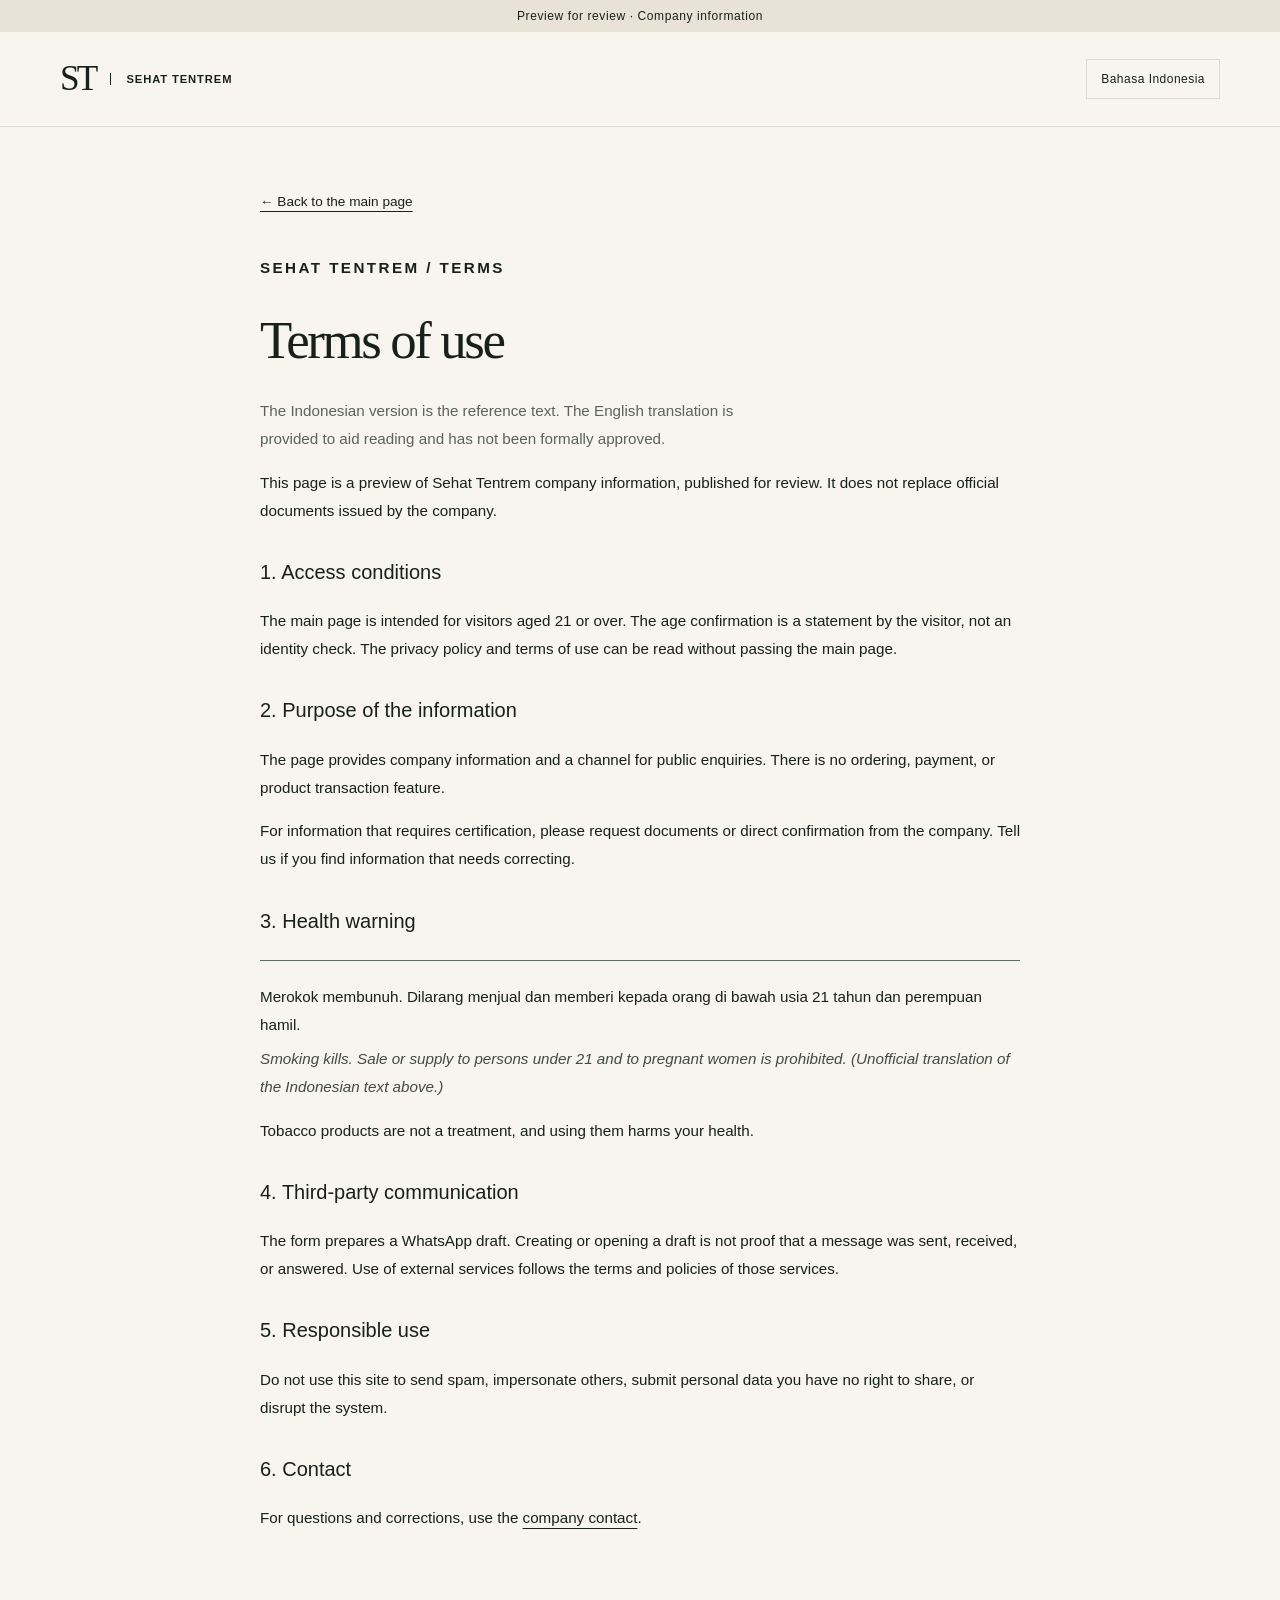
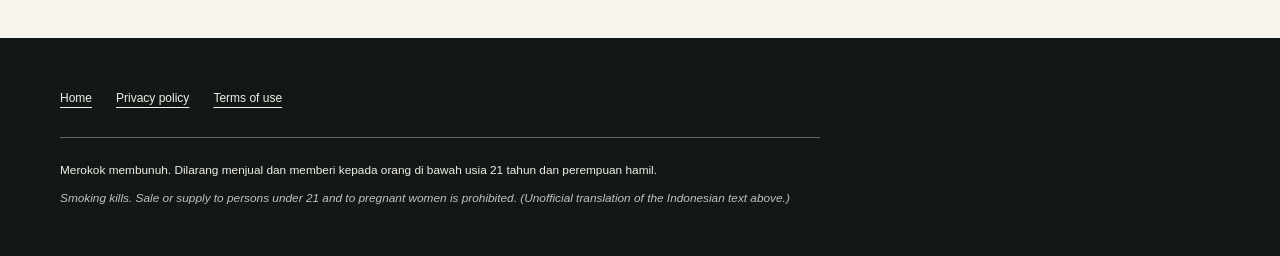
<file: foundation/terms.html>
<!doctype html>
<html lang="id">
<head>
  <meta charset="utf-8">
  <meta name="viewport" content="width=device-width, initial-scale=1">
  <meta name="robots" content="noindex, nofollow">
  <meta name="description" data-i18n-meta="meta.desc.terms" content="Syarat penggunaan untuk pratinjau informasi perusahaan ST.">
  <title data-i18n-title="meta.title.terms">Syarat penggunaan — Sehat Tentrem</title>
  <link rel="icon" href="assets/favicon.png" type="image/png">
  <link rel="stylesheet" href="assets/site.css">
  <script src="assets/i18n.js" defer></script>
  <script src="assets/site.js" defer></script>
</head>
<body>
  <div class="preview-note" data-i18n="preview.note">Pratinjau untuk peninjauan · Informasi perusahaan</div>
  <header class="site-header">
    <div class="wrap header-inner">
      <a class="wordmark" href="./">ST<span>Sehat Tentrem</span></a>
      <div class="header-actions">
        <button class="lang-toggle" type="button" data-lang-toggle data-i18n="lang.switch" data-i18n-label="lang.switchLabel">English</button>
      </div>
    </div>
  </header>
  <main class="wrap legal-page">
    <a class="back-link" href="./" data-i18n="nav.back">← Kembali ke halaman utama</a>
    <p class="eyebrow" data-i18n="legal.eyebrow">Sehat Tentrem / Ketentuan</p>
    <h1 data-i18n="terms.h1">Syarat penggunaan</h1>
    <p class="small" data-i18n="legal.langNote">Versi bahasa Indonesia adalah rujukan. Terjemahan Inggris disediakan sebagai bantuan baca dan belum disahkan.</p>
    <p data-i18n="terms.intro">Halaman ini merupakan pratinjau informasi perusahaan Sehat Tentrem untuk peninjauan. Pratinjau tidak menggantikan dokumen resmi yang diterbitkan perusahaan.</p>

    <h2 data-i18n="terms.h2.1">1. Ketentuan akses</h2>
    <p data-i18n="terms.p.1">Halaman utama diperuntukkan bagi pengunjung berusia 21 tahun atau lebih. Konfirmasi usia merupakan pernyataan pengguna, bukan pemeriksaan identitas. Kebijakan privasi dan syarat penggunaan dapat dibaca tanpa membuka halaman utama.</p>

    <h2 data-i18n="terms.h2.2">2. Tujuan informasi</h2>
    <p data-i18n="terms.p.2a">Halaman menyediakan keterangan perusahaan dan saluran pertanyaan publik. Tidak tersedia fitur pemesanan, pembayaran, atau transaksi produk.</p>
    <p data-i18n="terms.p.2b">Untuk keterangan yang memerlukan pengesahan, mintalah dokumen atau konfirmasi langsung dari perusahaan. Sampaikan koreksi jika Anda menemukan informasi yang perlu diperbaiki.</p>

    <h2 data-i18n="terms.h2.3">3. Peringatan kesehatan</h2>
    <p class="health-warning" data-health-warning><span class="hw-statutory">Merokok membunuh. Dilarang menjual dan memberi kepada orang di bawah usia 21 tahun dan perempuan hamil.</span><span class="hw-courtesy" hidden></span></p>
    <p data-i18n="terms.p.3">Produk tembakau bukan pengobatan dan penggunaannya membahayakan kesehatan.</p>

    <h2 data-i18n="terms.h2.4">4. Komunikasi pihak ketiga</h2>
    <p data-i18n="terms.p.4">Formulir menyiapkan draf WhatsApp. Membuat atau membuka draf tidak membuktikan pesan terkirim, diterima, atau ditanggapi. Penggunaan layanan eksternal mengikuti syarat dan kebijakan layanan tersebut.</p>

    <h2 data-i18n="terms.h2.5">5. Penggunaan yang bertanggung jawab</h2>
    <p data-i18n="terms.p.5">Jangan menggunakan situs untuk mengirim spam, menyamar sebagai pihak lain, menyampaikan data pribadi tanpa hak, atau mengganggu sistem.</p>

    <h2 data-i18n="terms.h2.6">6. Kontak</h2>
    <p data-i18n-html="terms.p.6_html">Untuk pertanyaan dan koreksi, gunakan <a href="./#kontak">kontak perusahaan</a>.</p>
  </main>
  <footer class="site-footer"><div class="wrap"><div class="legal-links"><a href="./" data-i18n="nav.home">Halaman utama</a><a href="privacy.html" data-i18n="footer.privacy">Kebijakan privasi</a><a href="terms.html" data-i18n="footer.terms">Syarat penggunaan</a></div><p class="health-warning" data-health-warning><span class="hw-statutory">Merokok membunuh. Dilarang menjual dan memberi kepada orang di bawah usia 21 tahun dan perempuan hamil.</span><span class="hw-courtesy" hidden></span></p></div></footer>
</body>
</html>
</file>
<file: assets/css/style.css>
/* ===== RESET & ROOT ===== */
*, *::before, *::after { box-sizing: border-box; margin: 0; padding: 0; }
html { scroll-behavior: smooth; font-size: 16px; overflow-x: clip; }
@supports not (overflow: clip) { html { overflow-x: hidden; } }
body { font-family: 'Roboto', sans-serif; background: #0a0a0a; color: #e8dcc8; overflow-x: hidden; padding-top: var(--sacred-h); }
img { max-width: 100%; height: auto; display: block; }
a { text-decoration: none; color: inherit; }

/* ===== TOKENS ===== */
:root {
  --gold: #c8a96e;
  --gold-light: #e2c99a;
  --gold-dark: #9a7a45;
  --cream: #f5ede0;
  --dark: #0a0a0a;
  --dark-2: #111111;
  --dark-3: #1a1610;
  --navy: #1a2744;
  --navy-light: #243660;
  --merah: #cc2a2a;
  --putih: #f0ece4;
  --text: #e8dcc8;
  --text-muted: #9a8a6e;
  --border: rgba(200,169,110,0.2);
  --radius: 4px;
  --trans: all 0.4s cubic-bezier(0.25,0.8,0.25,1);
  --sacred-h: 40px;
}

/* ===== UTILITIES ===== */
.container { max-width: 1200px; margin: 0 auto; padding: 0 24px; }
.hidden { display: none !important; }
.section { padding: 100px 0; }
.section--dark { background: #0e0c09; }

.section-eyebrow {
  font-family: 'Roboto', sans-serif;
  font-size: 0.75rem;
  font-weight: 300;
  letter-spacing: 0.35em;
  text-transform: uppercase;
  color: var(--gold);
  margin-bottom: 12px;
}
.section-title {
  font-family: 'Roboto', sans-serif;
  font-size: clamp(2rem, 4vw, 3rem);
  font-weight: 700;
  line-height: 1.2;
  color: var(--cream);
  margin-bottom: 20px;
}
.section-title em { color: var(--gold); font-style: italic; }
.section-desc { color: var(--text-muted); max-width: 560px; line-height: 1.8; }
.section-header { text-align: center; margin-bottom: 60px; }
.section-header .section-desc { margin: 0 auto; }

/* ===== BUTTONS ===== */
.btn {
  display: inline-block;
  padding: 14px 36px;
  font-family: 'Roboto', sans-serif;
  font-size: 0.85rem;
  font-weight: 500;
  letter-spacing: 0.12em;
  text-transform: uppercase;
  border: none;
  cursor: pointer;
  transition: var(--trans);
  border-radius: var(--radius);
}
.btn--gold { background: var(--gold); color: #1a1006; }
.btn--gold:hover { background: var(--gold-light); transform: translateY(-2px); box-shadow: 0 8px 24px rgba(200,169,110,0.3); }
.btn--outline { background: transparent; color: var(--cream); border: 1px solid var(--border); }
.btn--outline:hover { border-color: var(--gold); color: var(--gold); }
.btn--sm { padding: 10px 24px; font-size: 0.75rem; }
.btn--full { width: 100%; text-align: center; }
.language-toggle { border: 1px solid rgba(200,169,110,0.65); background: rgba(15,26,52,0.78); color: var(--gold-light); border-radius: 999px; padding: 8px 13px; font: inherit; font-size: 0.72rem; font-weight: 700; letter-spacing: .08em; cursor: pointer; transition: var(--trans); }
.language-toggle:hover, .language-toggle:focus-visible { background: var(--gold); color: var(--dark); outline: none; }
.age-gate__content > .language-toggle { position: absolute; top: 18px; right: 18px; }
.language-toggle--nav { margin-left: 8px; padding: 6px 10px; }
@media (max-width: 1023px) { .language-toggle--nav { margin: 10px 0 0; } }
.legal-lang-toggle { margin-left: auto; }
@media (min-width: 1024px) {
  .legal-lang-toggle { margin: 0; }
}
@media (max-width: 1023px) {
  .legal-lang-toggle { margin: 0; flex: 0 0 auto; }
}

/* ===== AGE GATE ===== */
.age-gate {
  position: fixed; inset: 0; z-index: 9999;
  display: flex; align-items: center; justify-content: center;
}
.age-gate__bg {
  position: absolute; inset: 0;
  background: radial-gradient(ellipse at center, #1a1208 0%, #0a0a0a 100%);
}
.age-gate__content {
  position: relative; z-index: 1;
  text-align: center; width: min(520px, calc(100% - 32px)); max-width: 520px; padding: 60px 40px;
  border: 1px solid var(--border);
  background: rgba(255,255,255,0.03);
  backdrop-filter: blur(12px);
}
.age-gate__logo {
  margin-bottom: 12px;
  display: flex;
  align-items: center;
  justify-content: center;
}
.age-gate__logo-img {
  height: 110px;
  width: auto;
  object-fit: contain;
  filter: drop-shadow(0 0 24px rgba(201,168,76,0.35));
  animation: logoGlow 3s ease-in-out infinite;
}
.age-gate__logo-fallback {
  font-family: 'Roboto', sans-serif;
  font-size: 5rem; font-weight: 900;
  color: var(--gold);
  line-height: 1;
}
@keyframes logoGlow {
  0%, 100% { filter: drop-shadow(0 0 24px rgba(201,168,76,0.35)); }
  50%       { filter: drop-shadow(0 0 48px rgba(201,168,76,0.65)); }
}
.age-gate__tagline {
  font-size: 0.8rem; letter-spacing: 0.35em;
  text-transform: uppercase; color: var(--text-muted);
  margin-bottom: 32px;
}
.age-gate__title {
  font-family: 'Roboto', sans-serif;
  font-size: 1.6rem; font-weight: 700; color: var(--cream);
  margin-bottom: 16px;
}
.age-gate__desc {
  color: var(--text-muted); font-size: 0.9rem;
  line-height: 1.7; margin-bottom: 36px;
}
.age-gate__actions { display: flex; gap: 16px; justify-content: center; margin-bottom: 28px; }
.age-gate__warning {
  font-size: 0.7rem; color: var(--text-muted);
  letter-spacing: 0.05em; text-transform: uppercase;
  border-top: 1px solid var(--border); padding-top: 20px; margin-top: 8px;
}

/* ===== MARKETING SPLASH EVENT ===== */
.splash-screen {
  position: fixed; inset: 0; z-index: 9998;
  display: flex; align-items: center; justify-content: center;
  padding: 24px;
}
.splash-screen__backdrop {
  position: absolute; inset: 0;
  background: rgba(4, 5, 8, 0.92);
  backdrop-filter: blur(12px);
}
.splash-screen__card {
  position: relative; z-index: 1;
  display: grid; grid-template-columns: minmax(220px, 42%) 1fr;
  width: min(920px, 100%); max-height: min(720px, calc(100vh - 48px));
  overflow: auto; background: #11100d; border: 1px solid var(--border);
  box-shadow: 0 24px 90px rgba(0,0,0,.55);
}
.splash-screen__close {
  position: absolute; top: 12px; right: 14px; z-index: 2;
  width: 38px; height: 38px; border: 1px solid rgba(255,255,255,.3);
  border-radius: 50%; background: rgba(0,0,0,.45); color: var(--cream);
  font-size: 1.7rem; line-height: 1; cursor: pointer;
}
.splash-screen__close:hover, .splash-screen__close:focus-visible { color: var(--gold-light); border-color: var(--gold); outline: none; }
.splash-screen__image { width: 100%; height: 100%; min-height: 280px; object-fit: cover; }
.splash-screen__body { display: flex; flex-direction: column; justify-content: center; padding: clamp(28px, 5vw, 64px); }
.splash-screen__eyebrow { color: var(--gold); font-size: .75rem; letter-spacing: .25em; text-transform: uppercase; margin-bottom: 14px; }
.splash-screen__title { color: var(--cream); font-size: clamp(1.7rem, 4vw, 3rem); line-height: 1.15; margin-bottom: 18px; }
.splash-screen__description { color: var(--text-muted); line-height: 1.7; margin-bottom: 28px; }
.splash-screen__actions { display: flex; flex-wrap: wrap; gap: 12px; }
@media (max-width: 680px) {
  .splash-screen { padding: 16px; }
  .splash-screen__card { display: block; max-height: calc(100vh - 32px); }
  .splash-screen__image { height: min(48vh, 360px); min-height: 180px; }
  .splash-screen__body { padding: 26px 22px 30px; }
  .splash-screen__actions .btn { flex: 1 1 100%; text-align: center; }
}

/* ===== SACRED HEADER BAR ===== */
.sacred-bar {
  position: fixed; top: 0; left: 0; right: 0;
  z-index: 2000;
  background: #0a0700;
  border-bottom: 1px solid rgba(200,169,110,0.25);
  padding: 9px 24px;
  text-align: center;
  height: var(--sacred-h);
  display: flex; align-items: center; justify-content: center;
}
.sacred-bar__text {
  font-family: 'Roboto', sans-serif;
  font-size: 0.75rem;
  font-weight: 700;
  letter-spacing: 0.32em;
  text-transform: uppercase;
  color: var(--gold);
  opacity: 0.9;
  white-space: nowrap;
}

/* ===== NAVBAR ===== */
.navbar {
  position: fixed; top: var(--sacred-h); left: 0; right: 0; z-index: 1000;
  padding: 20px 0;
  transition: var(--trans);
}
.navbar.scrolled {
  background: rgba(10,10,8,0.98);
  border-bottom: 1px solid var(--border);
  padding: 14px 0;
}
@media (min-width: 641px) {
  .navbar.scrolled {
    background: rgba(10,10,8,0.95);
    backdrop-filter: blur(20px);
  }
}
.navbar__inner {
  display: flex; align-items: center; justify-content: space-between;
}
.navbar__logo { display: flex; align-items: center; }
.navbar__logo img { height: 42px; width: auto; }
.navbar__logo-text {
  font-family: 'Roboto', sans-serif;
  font-size: 2rem; font-weight: 900; color: var(--gold);
}
.navbar__nav { display: flex; gap: 36px; }
.nav-link {
  font-size: 0.8rem; font-weight: 400;
  letter-spacing: 0.1em; text-transform: uppercase;
  font-family: 'Roboto', sans-serif;
  color: var(--text-muted); transition: var(--trans);
  position: relative;
}
.nav-link::after {
  content: ''; position: absolute; bottom: -4px; left: 0;
  width: 0; height: 1px; background: var(--gold); transition: var(--trans);
}
.nav-link:hover { color: var(--gold); }
.nav-link:hover::after { width: 100%; }
.nav-link--cta { color: var(--gold); }
.navbar__hamburger { display: none; flex-direction: column; gap: 5px; background: none; border: none; cursor: pointer; }
.navbar__hamburger span { display: block; width: 24px; height: 2px; background: var(--cream); transition: var(--trans); }

@media (min-width: 1024px) {
  /* ===== DESKTOP SIDEBAR LAYOUT (Anime.js style) ===== */
  .navbar {
    width: 280px;
    height: calc(100vh - var(--sacred-h));
    top: var(--sacred-h);
    left: 0;
    bottom: 0;
    right: auto;
    background: #0d0a08;
    border-right: 1px solid rgba(200,169,110,0.15);
    border-bottom: none;
    padding: 60px 40px;
    display: flex;
    flex-direction: column;
    align-items: flex-start;
    overflow-y: auto;
  }
  .navbar.scrolled {
    background: #0d0a08;
    padding: 60px 40px;
    backdrop-filter: none;
    border-bottom: none;
  }
  .navbar__inner {
    flex-direction: column;
    align-items: flex-start;
    width: 100%;
  }
  .navbar__logo {
    margin-bottom: 60px;
  }
  .navbar__nav {
    flex-direction: column;
    gap: 24px;
    width: 100%;
  }
  .nav-link {
    display: block;
    width: 100%;
    font-size: 0.9rem;
    font-weight: 500;
    color: var(--text-muted);
    transition: all 0.3s ease;
  }
  .nav-link::after { display: none; }
  .nav-link:hover { color: var(--gold); transform: translateX(8px); }
  .nav-link.is-active {
    color: var(--gold);
  }
  .nav-link--cta {
    width: fit-content;
    margin-top: 8px;
    padding: 11px 16px;
    border: 1px solid rgba(200,169,110,0.55);
    color: var(--gold);
    letter-spacing: 0.14em;
  }
  .nav-link--cta:hover { transform: translateX(4px); background: rgba(200,169,110,0.1); }
  
  #main-site {
    margin-left: 280px;
  }
  .hero {
    height: calc(100vh - var(--sacred-h));
    min-height: 600px;
  }
}

/* ===== HERO ===== */
.hero { position: relative; height: 100vh; min-height: 600px; overflow: hidden; padding-top: 0; }
.hero__slider { position: absolute; inset: 0; }
.hero__slide {
  position: absolute; inset: 0;
  background-size: cover;
  background-position: center;
  background-color: #0d0b07;
  opacity: 0;
  transition: opacity 1.6s cubic-bezier(0.4, 0, 0.2, 1);
}
.hero__slide.active { opacity: 1; will-change: opacity, transform; }

/* Keep the fallback tint behind the optimized photo instead of painting an opaque layer. */
.hero__slide-inner {
  position: absolute;
  inset: 0;
  opacity: 0.18;
  pointer-events: none;
}

/* Ken Burns zoom animation on active slide */
.hero__slide.active .hero__slide-inner,
.hero__slide.active { animation: kenBurns 8s ease-out forwards; }
@keyframes kenBurns {
  0%   { transform: scale(1.08) translate(0px, 0px); }
  100% { transform: scale(1.0)  translate(-8px, -4px); }
}

/* Fallback gradient backgrounds */
.fallback-bg-1 { position: absolute; inset: 0; background: radial-gradient(ellipse at 30% 60%, #2a1f0e 0%, #0d0b07 100%); }
.fallback-bg-2 { position: absolute; inset: 0; background: radial-gradient(ellipse at 70% 40%, #1a2010 0%, #0a0d08 100%); }
.fallback-bg-3 { position: absolute; inset: 0; background: radial-gradient(ellipse at 50% 70%, #201510 0%, #0d0a08 100%); }

/* Layered cinematic overlay */
.hero__overlay {
  position: absolute; inset: 0; z-index: 1;
  background:
    linear-gradient(to right,  rgba(0,0,0,0.80) 0%,  rgba(0,0,0,0.30) 55%, transparent 100%),
    linear-gradient(to top,    rgba(0,0,0,0.60) 0%,  transparent 40%),
    linear-gradient(to bottom, rgba(0,0,0,0.40) 0%,  transparent 25%);
}

/* Aurora Mesh Overlay (Apple Style) */
.hero__aurora {
  position: absolute; inset: 0; z-index: 1;
  pointer-events: none;
  overflow: hidden;
  mix-blend-mode: screen;
  opacity: 0.85;
  contain: paint;
}
.aurora-blob {
  position: absolute;
  border-radius: 50%;
  filter: blur(90px);
  animation: auroraMove 20s infinite alternate ease-in-out;
  will-change: transform;
}
.aurora-blob--1 {
  width: 70vw; height: 70vw;
  background: radial-gradient(circle, rgba(200,169,110,0.45) 0%, transparent 65%);
  top: -20%; left: -10%;
  animation-delay: 0s;
}
.aurora-blob--2 {
  width: 60vw; height: 60vw;
  background: radial-gradient(circle, rgba(100,15,20,0.55) 0%, transparent 65%);
  bottom: -30%; right: -10%;
  animation-delay: -7s;
}
.aurora-blob--3 {
  width: 65vw; height: 65vw;
  background: radial-gradient(circle, rgba(216,125,34,0.4) 0%, transparent 65%);
  top: 30%; left: 40%;
  animation-delay: -14s;
}
@keyframes auroraMove {
  0% { transform: translate(0, 0) scale(1) rotate(0deg); }
  33% { transform: translate(15vw, -10vh) scale(1.1) rotate(45deg); }
  66% { transform: translate(-10vw, 15vh) scale(0.9) rotate(-30deg); }
  100% { transform: translate(5vw, -5vh) scale(1.05) rotate(15deg); }
}

.hero__content {
  position: relative; z-index: 2;
  display: flex; flex-direction: column; justify-content: center;
  height: 100%; padding-top: 80px;
}
.hero__eyebrow {
  font-size: 0.7rem; letter-spacing: 0.4em;
  text-transform: uppercase; color: var(--gold);
  margin-bottom: 20px;
  opacity: 0.9;
}
.hero__title {
  margin-bottom: 24px;
  display: flex;
}
.hero__title-img {
  max-width: 500px;
  width: 100%;
  height: auto;
  /* Bayangan statis yang tajam agar mudah dibaca, tanpa mengorbankan performa (FPS) */
  filter: drop-shadow(0 6px 16px rgba(0,0,0,0.9));
}
.main-site.site-ready .hero__title-img {
  animation: heroTitleIn 700ms cubic-bezier(0.22, 1, 0.36, 1) both;
}
.main-site.site-ready .hero__eyebrow,
.main-site.site-ready .hero__subtitle,
.main-site.site-ready .hero__content .btn,
.main-site.site-ready .hero__content > div > a {
  animation: heroCopyIn 600ms cubic-bezier(0.22, 1, 0.36, 1) both;
}
.main-site.site-ready .hero__eyebrow { animation-delay: 180ms; }
.main-site.site-ready .hero__subtitle { animation-delay: 260ms; }
.main-site.site-ready .hero__content .btn { animation-delay: 340ms; }
.main-site.site-ready .hero__content > div > a { animation-delay: 420ms; }
@keyframes heroTitleIn {
  from { opacity: 0; transform: scale(0.96) translateY(10px); }
  to { opacity: 1; transform: scale(1) translateY(0); }
}
@keyframes heroCopyIn {
  from { opacity: 0; transform: translateY(14px); }
  to { opacity: 1; transform: translateY(0); }
}
.hero__subtitle {
  font-size: 1.05rem; color: rgba(232,220,200,0.78);
  max-width: 460px; line-height: 1.8; margin-bottom: 44px;
  text-shadow: 0 2px 12px rgba(0,0,0,0.6);
}

/* Slide bottom-right caption badge */
.hero__slide-caption {
  position: absolute;
  bottom: 48px;
  right: 48px;
  font-size: 0.65rem;
  letter-spacing: 0.25em;
  text-transform: uppercase;
  color: rgba(232,220,200,0.55);
  z-index: 2;
  pointer-events: none;
  text-align: right;
}

/* Progress dot navigation */
.hero__dots {
  position: absolute; bottom: 44px; left: 50%; transform: translateX(-50%);
  display: flex; gap: 8px; z-index: 3;
}
.hero__dot {
  width: 40px; height: 32px;
  background: transparent;
  border: 0;
  padding: 0;
  cursor: pointer;
  transition: all 0.4s ease;
  border-radius: 2px;
  position: relative;
  overflow: visible;
}
.hero__dot::before {
  content: '';
  position: absolute;
  left: 4px;
  right: 4px;
  top: 15px;
  height: 2px;
  border-radius: 2px;
  background: rgba(255,255,255,0.2);
}
.hero__dot::after {
  content: '';
  position: absolute; left: 4px; top: 15px;
  height: 2px; width: 0%;
  background: var(--gold);
  border-radius: 2px;
  transition: width 0.4s ease;
}
.hero__dot.active { background: transparent; }
.hero__dot.active::after { width: calc(100% - 8px); }

/* Animated progress fill on active dot */
.hero__dot.active::after {
  animation: dotProgress 5s linear forwards;
}
@keyframes dotProgress {
  0%   { width: 0%; }
  100% { width: 100%; }
}

.hero__scroll-hint {
  position: absolute; bottom: 44px; right: 44px; z-index: 2;
  display: flex; flex-direction: column; align-items: center; gap: 10px;
  font-size: 0.6rem; letter-spacing: 0.25em; text-transform: uppercase;
  color: rgba(232,220,200,0.45);
}
.hero__scroll-line {
  width: 1px; height: 56px;
  background: linear-gradient(to bottom, var(--gold), transparent);
  animation: scrollLine 2s ease-in-out infinite;
}
@keyframes scrollLine {
  0%, 100% { transform: scaleY(1) translateY(0);   opacity: 1; }
  50%       { transform: scaleY(0.4) translateY(8px); opacity: 0.3; }
}

/* ===== MARQUEE ===== */
.marquee-strip {
  background: var(--gold);
  padding: 14px 0; overflow: hidden;
  white-space: nowrap;
}
.marquee-track {
  display: inline-flex; gap: 40px;
  animation: marquee 30s linear infinite;
}
.marquee-track span {
  font-size: 0.75rem; font-weight: 600;
  letter-spacing: 0.2em; text-transform: uppercase; color: #1a1006;
}
.marquee-track .sep { color: rgba(26,16,6,0.5); }
@keyframes marquee { 0% { transform: translateX(0); } 100% { transform: translateX(-50%); } }

/* ===== ABOUT ===== */
.about__grid {
  display: grid; grid-template-columns: 1fr 1fr; gap: 80px; align-items: center;
}
.about__img-wrapper {
  position: relative; aspect-ratio: 4/5; overflow: hidden;
}
.about__img-wrapper img {
  width: 100%; height: 100%; object-fit: cover;
  transition: transform 0.8s ease;
}
.about__img-wrapper:hover img { transform: scale(1.04); }
.about__img--fallback {
  background: linear-gradient(135deg, #1a1610 0%, #2a2010 100%);
  display: flex; align-items: center; justify-content: center;
}
.about__image { position: relative; }
.about__badge {
  position: absolute; bottom: -24px; right: -24px;
  background: var(--gold); padding: 24px 28px; text-align: center;
}
.about__badge-year { display: block; font-family: 'Roboto', sans-serif; font-size: 2.2rem; font-weight: 900; color: #1a1006; line-height: 1; }
.about__badge-label { font-size: 0.65rem; letter-spacing: 0.2em; text-transform: uppercase; color: #1a1006; }
.about__body { color: var(--text-muted); line-height: 1.9; margin-bottom: 16px; }
.about__body em { color: var(--gold); font-style: italic; }
.about__stats { display: flex; gap: 40px; margin-top: 40px; padding-top: 40px; border-top: 1px solid var(--border); }
.stat-num { display: block; font-family: 'Roboto', sans-serif; font-size: 2.5rem; font-weight: 700; color: var(--gold); }
.stat-label { font-size: 0.75rem; color: var(--text-muted); letter-spacing: 0.05em; }

/* ===== PHILOSOPHY ===== */
.philosophy { position: relative; padding: 120px 0; overflow: hidden; }
.philosophy__bg {
  position: absolute; inset: 0;
  background: linear-gradient(135deg, #1a1208 0%, #0e0b06 50%, #1a1410 100%);
}
.philosophy__bg::before {
  content: ''; position: absolute; inset: 0;
  background-image: repeating-linear-gradient(0deg, transparent, transparent 50px, rgba(200,169,110,0.03) 50px, rgba(200,169,110,0.03) 51px),
    repeating-linear-gradient(90deg, transparent, transparent 50px, rgba(200,169,110,0.03) 50px, rgba(200,169,110,0.03) 51px);
}
.philosophy__inner { position: relative; text-align: center; }
.philosophy__quote {
  font-family: 'Roboto', sans-serif;
  font-size: clamp(1.6rem, 3vw, 2.6rem);
  font-style: italic; font-weight: 400; color: var(--cream);
  line-height: 1.5; max-width: 800px; margin: 0 auto;
}
.philosophy__open-q, .philosophy__close-q {
  font-family: 'Roboto', sans-serif;
  font-size: 5rem; color: var(--gold);
  opacity: 0.3; line-height: 0.5; vertical-align: -0.5em;
}

/* ===== PRODUCTS ===== */
.products { background: var(--dark-2); }
.products__grid { display: grid; grid-template-columns: repeat(3, 1fr); gap: 24px; }
.product-card {
  background: #1a1510;
  border: 1px solid rgba(201,168,76,0.2);
  border-radius: 12px;
  overflow: hidden;
  transition: var(--trans);
  display: flex; flex-direction: column;
}
.product-card:hover { transform: translateY(-6px); box-shadow: 0 20px 60px rgba(0,0,0,0.5); border-color: rgba(201,168,76,0.8); }
.product-card__img-wrap {
  position: relative;
  aspect-ratio: 3/2;
  background: rgba(0,0,0,0.2);
  display: flex; align-items: center; justify-content: center;
  overflow: hidden;
}
.product-card__img-wrap img { width: 100%; height: 100%; object-fit: cover; transition: transform 0.6s ease; }
.product-card:hover .product-card__img-wrap img { transform: scale(1.05); }
.product-card__img--fallback { background: linear-gradient(135deg, #1a1208, #2a1f10); }
.product-card__overlay {
  position: absolute; inset: 0;
  background: rgba(0,0,0,0.55); opacity: 0;
  display: flex; align-items: center; justify-content: center;
  transition: var(--trans);
}
.product-card:hover .product-card__overlay { opacity: 1; }
.product-card__info { padding: 20px; flex: 1; display: flex; flex-direction: column; }
.product-card__name { font-family: 'Roboto', sans-serif; font-size: 1.1rem; font-weight: 700; color: #f0ead6; margin-bottom: 8px; }
.product-card__desc { font-family: 'Roboto', sans-serif; font-size: 0.875rem; font-weight: 400; color: #9e8e6e; line-height: 1.7; margin-bottom: 14px; flex: 1; }
.product-card__footer { display: flex; flex-wrap: wrap; align-items: center; justify-content: space-between; gap: 8px; margin-top: auto; }
.product-card__tag { font-family: 'Roboto', sans-serif; font-size: 0.65rem; font-weight: 300; letter-spacing: 0.18em; text-transform: uppercase; color: var(--gold); border: 1px solid rgba(201,168,76,0.5); padding: 3px 10px; border-radius: 20px; white-space: nowrap; }
.product-card__action {
  display: inline-flex;
  align-items: center;
  gap: 6px;
  flex-shrink: 0;
  min-height: 44px;
  color: var(--gold);
  font-size: 0.68rem;
  font-weight: 500;
  letter-spacing: 0.08em;
  text-transform: uppercase;
  border-bottom: 1px solid rgba(200,169,110,0.45);
  padding: 5px 0;
  transition: var(--trans);
}
.product-card__action:hover { color: var(--gold-light); border-bottom-color: var(--gold-light); }
.products__more { display: none; }

/* ===== INSPIRASI ===== */
.inspirasi__grid { display: grid; grid-template-columns: repeat(3, 1fr); gap: 28px; }
.insp-card { background: rgba(255,255,255,0.03); border: 1px solid var(--border); overflow: hidden; transition: var(--trans); }
.insp-card:hover { border-color: rgba(200,169,110,0.4); transform: translateY(-6px); }
.insp-card__img { aspect-ratio: 16/10; overflow: hidden; position: relative; }
.insp-card__img img { width: 100%; height: 100%; object-fit: cover; transition: transform 0.6s ease; }
.insp-card:hover .insp-card__img img { transform: scale(1.06); }
.insp-card__img--fallback-1 { background: linear-gradient(135deg, #1a1020, #2a1540); }
.insp-card__img--fallback-2 { background: linear-gradient(135deg, #0f1a10, #153020); }
.insp-card__img--fallback-3 { background: linear-gradient(135deg, #1a1208, #2a1e0a); }
.insp-card__body { padding: 24px; }
.insp-card__cat { font-size: 0.65rem; letter-spacing: 0.25em; text-transform: uppercase; color: var(--gold); }
.insp-card__title { font-family: 'Roboto', sans-serif; font-weight: 700; font-size: 1.15rem; color: var(--cream); margin: 8px 0 10px; line-height: 1.4; }
.insp-card__text { font-size: 0.85rem; color: var(--text-muted); line-height: 1.7; margin-bottom: 16px; }

/* ===== TIMELINE ===== */
.timeline { position: relative; max-width: 800px; margin: 0 auto; }
.timeline::before { content: ''; position: absolute; left: 50%; top: 0; bottom: 0; width: 1px; background: var(--border); transform: translateX(-50%); }
.timeline__item { display: flex; justify-content: flex-end; padding-right: calc(50% + 48px); margin-bottom: 60px; position: relative; }
.timeline__item:nth-child(even) { justify-content: flex-start; padding-right: 0; padding-left: calc(50% + 48px); }
.timeline__dot {
  position: absolute; left: 50%; top: 8px;
  width: 14px; height: 14px;
  background: var(--gold); border: 3px solid var(--dark);
  transform: translateX(-50%); border-radius: 50%;
}
.timeline__content { max-width: 340px; }
.timeline__year { font-family: 'Roboto', sans-serif; font-size: 2.5rem; font-weight: 900; color: var(--gold); opacity: 0.3; display: block; line-height: 1; }
.timeline__title { font-family: 'Roboto', sans-serif; font-size: 1.3rem; font-weight: 700; color: var(--cream); margin: 6px 0 10px; }
.timeline__desc { font-size: 0.85rem; color: var(--text-muted); line-height: 1.8; }

/* ===== KONTAK ===== */
.kontak__grid { display: grid; grid-template-columns: 1fr 1fr; gap: 80px; align-items: start; }
.kontak__desc { color: var(--text-muted); line-height: 1.8; margin-bottom: 32px; }
.kontak__list { list-style: none; display: flex; flex-direction: column; gap: 16px; margin-bottom: 36px; }
.kontak__list li { display: flex; align-items: flex-start; gap: 14px; font-size: 0.9rem; color: var(--text-muted); }
.kontak__icon { width: 22px; height: 22px; display: grid; place-items: center; flex-shrink: 0; color: var(--gold); }
.kontak__icon svg { width: 18px; height: 18px; fill: none; stroke: currentColor; stroke-width: 1.5; stroke-linecap: round; stroke-linejoin: round; }
.kontak__plain-link { color: inherit; text-decoration: none; transition: var(--trans); }
.kontak__plain-link:hover { color: var(--gold); }
.kontak__socials { display: flex; gap: 14px; }
.social-link {
  width: 42px; height: 42px;
  border: 1px solid var(--border);
  display: flex; align-items: center; justify-content: center;
  font-size: 0.7rem; font-weight: 600; letter-spacing: 0.05em;
  color: var(--text-muted); transition: var(--trans);
}
.social-link:hover { border-color: var(--gold); color: var(--gold); }
.contact-form { display: flex; flex-direction: column; gap: 20px; }
.form-group { display: flex; flex-direction: column; gap: 8px; }
.form-group label { font-size: 0.75rem; letter-spacing: 0.1em; text-transform: uppercase; color: var(--text-muted); }
.form-group input, .form-group textarea {
  background: rgba(255,255,255,0.04);
  border: 1px solid var(--border);
  color: var(--cream); padding: 14px 18px;
  font-family: 'Roboto', sans-serif; font-size: 0.9rem; min-height: 48px;
  outline: none; transition: var(--trans); resize: none;
}
.form-group textarea { min-height: 128px; }
.form-group input::placeholder, .form-group textarea::placeholder { color: #8b806e; opacity: 0.9; }
.form-group input:focus, .form-group textarea:focus { border-color: var(--gold); background: rgba(200,169,110,0.05); }
.form-note { font-size: 0.8rem; text-align: center; color: var(--gold); margin-top: 8px; }

/* ===== FOOTER ===== */
.footer { background: #060503; border-top: 1px solid var(--border); }
.footer__inner { display: grid; grid-template-columns: 1.5fr 1fr 1fr 1fr; gap: 48px; padding: 80px 24px 60px; }
.footer__brand { display: flex; flex-direction: column; align-items: flex-start; min-width: 0; }
.footer__logo-img { height: 72px; width: auto; object-fit: contain; margin-bottom: 12px; }
.footer__tagline { font-size: 0.75rem; letter-spacing: 0.2em; text-transform: uppercase; color: var(--text-muted); margin-top: 6px; }
.footer__since { font-size: 0.7rem; color: #8b7b66; letter-spacing: 0.15em; margin-top: 4px; }
.footer__actions { display: flex; flex-wrap: wrap; gap: 10px; margin-top: 24px; }
.footer__action { padding: 11px 16px; font-size: 0.68rem; }
.footer__group { min-width: 0; }
.footer__group > summary { list-style: none; cursor: default; color: var(--text-muted); font-size: 0.7rem; font-weight: 500; letter-spacing: 0.25em; text-transform: uppercase; }
.footer__group > summary::-webkit-details-marker { display: none; }
.footer__group-list { display: flex; flex-direction: column; gap: 12px; margin-top: 16px; }
.footer__group:not([open]) > .footer__group-list { display: none; }
.footer__group-list a { font-size: 0.85rem; color: #8b806e; transition: var(--trans); }
.footer__group-list a:hover { color: var(--gold); }
.footer__bottom { padding: 24px; border-top: 1px solid var(--border); display: flex; flex-direction: column; justify-content: center; align-items: center; flex-wrap: wrap; gap: 12px; text-align: center; }
.footer__copy { width: 100%; font-size: 0.75rem; color: var(--text-muted); text-align: center; }
.footer__warning { display: flex; flex-direction: column; align-items: center; justify-content: center; width: min(100%, 620px); max-width: 620px; margin: 0 auto 120px; font-size: 0.7rem; color: #8b7b66; line-height: 1.5; letter-spacing: 0.05em; text-align: center; }
.footer__warning-mark { display: inline-grid; place-items: center; width: 18px; height: 18px; flex: 0 0 18px; margin-bottom: 6px; border: 1px solid currentColor; border-radius: 50%; font-size: 0.7rem; font-weight: 700; }

/* ===== REVEAL ANIMATIONS ===== */
.reveal-up, .reveal-left, .reveal-right {
  opacity: 0;
  transition: opacity 0.8s cubic-bezier(0.25, 0.8, 0.25, 1), transform 0.8s cubic-bezier(0.25, 0.8, 0.25, 1);
}
.reveal-up { transform: translateY(24px); }
.reveal-left { transform: translateX(-24px); }
.reveal-right { transform: translateX(24px); }
.reveal-up.visible, .reveal-left.visible, .reveal-right.visible { opacity: 1; transform: translate(0, 0) !important; }


/* ===== CSR SECTION ===== */
.csr { background: var(--navy); }
.csr__grid { display: grid; grid-template-columns: repeat(3, 1fr); gap: 28px; }

/* Photo-based CSR card */
.csr-card--photo {
  position: relative;
  overflow: hidden;
  border: 1px solid rgba(200,169,110,0.15);
  background: var(--dark-2, #0e0b07);
  border-radius: 2px;
  display: flex;
  flex-direction: column;
  transition: var(--trans);
}
.csr-card--photo:hover { transform: translateY(-8px); box-shadow: 0 30px 70px rgba(0,0,0,0.6); border-color: rgba(200,169,110,0.4); }

.csr-card__img-wrap {
  position: relative;
  width: 100%;
  height: 220px;
  overflow: hidden;
  flex-shrink: 0;
}
.csr-card__img-wrap img {
  width: 100%; height: 100%;
  object-fit: cover;
  transition: transform 0.9s ease;
  filter: brightness(0.75) saturate(0.85);
}
.csr-card--photo:hover .csr-card__img-wrap img { transform: scale(1.07); filter: brightness(0.9) saturate(1); }
.csr-card__img-overlay {
  position: absolute; inset: 0;
  background: linear-gradient(to top, rgba(5,3,1,0.85) 0%, transparent 55%);
  pointer-events: none;
}
/* Numbered fallback bg for broken images */
.csr-card__img--fallback-1, .csr-card__img--fallback-2, .csr-card__img--fallback-3 {
  background: linear-gradient(135deg, #1a1507 0%, #0e0b07 100%);
  display: flex; align-items: center; justify-content: center;
}

.csr-card__body {
  padding: 28px 28px 32px;
  display: flex;
  flex-direction: column;
  gap: 10px;
}
.csr-card__number {
  font-size: 0.65rem;
  letter-spacing: 0.3em;
  color: var(--gold);
  font-weight: 700;
  text-transform: uppercase;
}
.csr-card--photo .csr-card__title {
  font-family: 'Roboto', sans-serif;
  font-size: 1.15rem;
  font-weight: 700;
  color: var(--cream);
  line-height: 1.35;
}
.csr-card--photo .csr-card__desc {
  font-size: 0.83rem;
  color: var(--text-muted);
  line-height: 1.8;
}
.csr-card__tag {
  display: inline-block;
  margin-top: 8px;
  font-size: 0.65rem;
  letter-spacing: 0.15em;
  text-transform: uppercase;
  color: var(--gold);
  border: 1px solid rgba(200,169,110,0.35);
  padding: 4px 12px;
  border-radius: 2px;
  width: fit-content;
}

/* ===== AMBASSADOR ===== */
.ambassador__grid { display: grid; grid-template-columns: repeat(3, 1fr); gap: 40px; }
.amb-card {
  position: relative;
  overflow: hidden;
  border: 1px solid var(--border);
  transition: var(--trans);
  display: block;
  color: inherit;
  text-decoration: none;
  cursor: pointer;
}
.amb-card:hover { border-color: rgba(200,169,110,0.5); transform: translateY(-8px); box-shadow: 0 24px 60px rgba(0,0,0,0.5); }
.amb-card__img { aspect-ratio: 3/4; overflow: hidden; position: relative; }
.amb-card__img img { width: 100%; height: 100%; object-fit: cover; object-position: top; transition: transform 0.8s ease, filter 0.5s ease; }
.amb-card:hover .amb-card__img img { transform: scale(1.06); }
.amb-card__info { padding: 24px; background: linear-gradient(to top, #0e0b07 0%, transparent 100%); position: absolute; bottom: 0; left: 0; right: 0; z-index: 3; }
.amb-card__name { font-family: 'Roboto', sans-serif; font-size: 1.4rem; font-weight: 700; color: var(--cream); margin-bottom: 4px; }
.amb-card__role { font-size: 0.7rem; letter-spacing: 0.2em; text-transform: uppercase; color: var(--gold); }

/* ===== AMBASSADOR — IG OVERLAY (hover desktop) ===== */
.amb-card__overlay {
  position: absolute;
  inset: 0;
  display: flex;
  flex-direction: column;
  align-items: center;
  justify-content: center;
  gap: 4px;
  background: linear-gradient(135deg, rgba(8,6,3,0.78) 0%, rgba(8,6,3,0.55) 100%);
  opacity: 0;
  transition: opacity 0.5s cubic-bezier(0.25,0.8,0.25,1);
  z-index: 2;
  pointer-events: none;
  padding: 24px;
  text-align: center;
}
@media (hover: hover) {
  .amb-card:hover .amb-card__overlay { opacity: 1; }
  .amb-card:hover .amb-card__img img { filter: brightness(0.5); }
}
.amb-card__ig-icon {
  width: 38px;
  height: 38px;
  color: var(--gold);
  margin-bottom: 8px;
  filter: drop-shadow(0 4px 12px rgba(0,0,0,0.6));
}
.amb-card__ig-label {
  font-size: 0.7rem;
  font-weight: 500;
  letter-spacing: 0.28em;
  text-transform: uppercase;
  color: var(--cream);
}
.amb-card__ig-handle {
  font-size: 0.95rem;
  font-weight: 600;
  color: var(--gold);
  letter-spacing: 0.03em;
  margin-top: 4px;
}

/* ===== AMBASSADOR — IG CHIP (mobile / touch fallback) ===== */
.amb-card__ig-chip {
  display: none;
  align-items: center;
  margin-top: 10px;
  font-size: 0.7rem;
  font-weight: 500;
  letter-spacing: 0.06em;
  color: var(--gold);
  padding: 5px 12px;
  border: 1px solid rgba(200,169,110,0.4);
  border-radius: 999px;
  width: fit-content;
}
.amb-card__ig-icon-mini {
  width: 12px;
  height: 12px;
  color: var(--gold);
  margin-right: 6px;
  flex-shrink: 0;
}
@media (max-width: 640px), (hover: none) {
  .amb-card__ig-chip { display: inline-flex; }
}

/* ===== Focus state untuk a.amb-card (a11y) ===== */
.amb-card:focus-visible {
  outline: 2px solid var(--gold);
  outline-offset: 4px;
}

/* ===== RESPONSIVE ===== */
@media (max-width: 1023px) {
  /* Tablet uses the same compact menu as mobile; the old inline nav overflowed at 768px. */
  .navbar__nav {
    display: none;
    flex-direction: column;
    position: fixed;
    top: var(--sacred-h);
    right: 0;
    height: calc(100vh - var(--sacred-h));
    width: min(360px, 86vw);
    background: #0e0b07;
    padding: 96px 32px 40px;
    gap: 28px;
    z-index: 999;
    overflow-y: auto;
    overscroll-behavior: contain;
  }
  .navbar__nav.open { display: flex; }
  .navbar__hamburger { display: flex; z-index: 1001; }
  .navbar__backdrop { display: block; }
  .navbar { padding: 14px 0; }
  .navbar.scrolled { padding: 12px 0; }
  .nav-link--cta { width: 100%; margin-top: 8px; padding: 13px 16px; border: 1px solid rgba(200,169,110,0.55); text-align: center; color: var(--gold); }

  /* Avoid shipping three animated blur layers to small/mobile GPUs. */
  .hero__aurora { opacity: 0.45; }
  .aurora-blob { filter: blur(60px); }
}

@media (max-width: 900px) {
  .about__grid, .kontak__grid { grid-template-columns: 1fr; gap: 48px; }
  .about__badge { bottom: -16px; right: -8px; }
  .products__grid, .inspirasi__grid { grid-template-columns: 1fr 1fr; }
  .ambassador__grid { grid-template-columns: 1fr 1fr; }
  .csr__grid { grid-template-columns: 1fr 1fr; }
  .footer__inner { grid-template-columns: 1fr 1fr; }
  .timeline::before { left: 20px; }
  .timeline__item, .timeline__item:nth-child(even) { padding-left: 60px; padding-right: 0; justify-content: flex-start; }
  .timeline__dot { left: 20px; }
}
@media (max-width: 1199px) {
  .footer__group { border-top: 1px solid var(--border); padding-top: 4px; }
  .footer__group > summary { display: flex; align-items: center; justify-content: space-between; padding: 12px 0; color: var(--text-muted); font-size: 0.7rem; font-weight: 500; letter-spacing: 0.25em; cursor: pointer; }
  .footer__group > summary::after { content: '+'; color: var(--gold); font-size: 1.15rem; font-weight: 300; letter-spacing: 0; }
  .footer__group[open] > summary::after { content: '−'; }
  .footer__group-list { gap: 10px; margin-top: 0; padding: 0 0 14px; }
  .footer__group-list a { font-size: 0.8rem; }
}

@media (max-width: 640px) {
  .section { padding: 64px 0; }
  .navbar__nav { width: 86vw; padding: 80px 24px 32px; }
  .products__grid, .inspirasi__grid { grid-template-columns: 1fr; }
  .ambassador__grid { grid-template-columns: 1fr; }
  .csr__grid { grid-template-columns: 1fr; }
  .footer__inner { grid-template-columns: 1fr; }
  .footer__brand { align-items: center; text-align: center; padding: 0 8px 8px; }
  .footer__logo-img { margin-inline: auto; }
  .footer__actions { width: 100%; display: grid; grid-template-columns: 1fr 1fr; gap: 10px; }
  .footer__action { width: 100%; padding-inline: 10px; }
  .footer__bottom { padding-bottom: calc(16px + env(safe-area-inset-bottom)); }
  .about__stats { flex-direction: column; gap: 20px; }
  .age-gate__actions { flex-direction: column; }
  .hero__scroll-hint { display: none; }
  .hero__aurora { display: none; }
  /* Sacred bar lebih kecil di mobile supaya hemat ruang */
  :root { --sacred-h: 32px; }
  .sacred-bar__text { font-size: clamp(0.48rem, 1.8vw, 0.55rem); letter-spacing: 0.12em; line-height: 1.2; width: 100%; text-align: center; }
  .hero__slide-caption { right: 24px; left: 24px; bottom: 32px; font-size: 0.55rem; text-align: right; white-space: normal; word-wrap: break-word; }
}

@media (min-width: 1200px) {
  /* Desktop lebar menampilkan kelompok footer secara permanen. */
  .footer__group > summary { pointer-events: none; }
}

/* ===== ACTIVE NAV (class-based, override inline) ===== */
.nav-link.is-active { color: var(--gold); }
.nav-link.is-active::after { width: 100%; }

/* ===== HAMBURGER → X ANIMATION ===== */
.navbar__hamburger.is-open span:nth-child(1) {
  transform: translateY(7px) rotate(45deg);
}
.navbar__hamburger.is-open span:nth-child(2) {
  opacity: 0;
  transform: scaleX(0);
}
.navbar__hamburger.is-open span:nth-child(3) {
  transform: translateY(-7px) rotate(-45deg);
}

/* ===== NAV BACKDROP (mobile) ===== */
.navbar__backdrop {
  position: fixed;
  inset: var(--sacred-h) 0 0 0;
  background: rgba(5, 4, 2, 0.72);
  backdrop-filter: blur(4px);
  z-index: 998;
  opacity: 0;
  visibility: hidden;
  transition: opacity 0.3s ease, visibility 0.3s ease;
}
.navbar__backdrop.is-visible {
  opacity: 1;
  visibility: visible;
}
@media (min-width: 1024px) {
  .navbar__backdrop { display: none; }
}

/* ===== PRODUCTS FILTER CHIPS ===== */
.section-note {
  margin-top: 16px;
  font-size: 0.78rem;
  color: var(--text-muted);
  letter-spacing: 0.05em;
}
.section-note a { color: var(--gold); border-bottom: 1px solid rgba(200,169,110,0.4); }
.section-note a:hover { color: var(--gold-light); border-bottom-color: var(--gold-light); }

.products__filter {
  display: flex;
  flex-wrap: wrap;
  justify-content: center;
  gap: 10px;
  margin-bottom: 48px;
  padding: 0 12px;
}
.filter-chip {
  font-family: 'Roboto', sans-serif;
  font-size: 0.72rem;
  font-weight: 500;
  letter-spacing: 0.18em;
  text-transform: uppercase;
  color: var(--text-muted);
  background: transparent;
  border: 1px solid var(--border);
  padding: 9px 20px;
  border-radius: 999px;
  cursor: pointer;
  transition: var(--trans);
}
.filter-chip:hover {
  color: var(--gold);
  border-color: rgba(200,169,110,0.5);
}
.filter-chip.is-active {
  color: #1a1006;
  background: var(--gold);
  border-color: var(--gold);
  box-shadow: 0 4px 14px rgba(200,169,110,0.25);
}
.product-card {
  transition: opacity 0.4s ease, transform 0.4s ease;
}
.product-card.is-hidden {
  display: none;
}
@media (max-width: 640px) {
  .products__filter {
    flex-wrap: nowrap;
    overflow-x: auto;
    justify-content: flex-start;
    -webkit-overflow-scrolling: touch;
    scrollbar-width: none;
    padding-bottom: 8px;
  }
  .products__filter::-webkit-scrollbar { display: none; }
  .filter-chip { flex-shrink: 0; }
  .products__grid:not(.is-expanded) .product-card--secondary { display: none; }
  .products__more { display: flex; align-items: center; gap: 8px; margin: 28px auto 0; }
  .product-card__overlay { display: none; }
  .product-card__footer { align-items: flex-end; }
}

/* ===== FORM ENHANCEMENTS ===== */
.form-intro {
  font-size: 0.78rem;
  color: var(--text-muted);
  margin-bottom: 20px;
  padding: 12px 16px;
  background: rgba(200,169,110,0.06);
  border-left: 2px solid var(--gold);
  letter-spacing: 0.03em;
  line-height: 1.5;
}
.form-optional {
  color: var(--text-muted);
  font-weight: 300;
  font-size: 0.85em;
  letter-spacing: 0.05em;
  text-transform: none;
}
.btn__icon {
  display: inline-block;
  margin-right: 6px;
  font-size: 1em;
}

/* ===== BACK TO TOP ===== */
.hero__cta { font-size: 1.1rem; padding: 18px 48px; box-shadow: 0 12px 30px rgba(200,169,110,0.4); }
.hero__cta svg { flex: 0 0 auto; }

/* "Untuk Indonesia Raya" turun ke barisnya sendiri di layar kecil; di layar lebar
   tetap satu baris dengan pemisah titik. */
.hero__eyebrow-tag { display: block; margin-top: 0.45em; white-space: nowrap; }
.hero__eyebrow-tag::before { content: none; }

.back-to-top {
  position: fixed;
  right: 24px;
  bottom: 24px;
  width: 46px;
  height: 46px;
  border-radius: 50%;
  background: var(--gold);
  color: #1a1006;
  border: none;
  font-size: 1.4rem;
  font-weight: 700;
  cursor: pointer;
  box-shadow: 0 8px 24px rgba(0,0,0,0.4);
  opacity: 0;
  visibility: hidden;
  transform: translateY(10px);
  transition: opacity 0.3s ease, visibility 0.3s ease, transform 0.3s ease, background 0.3s ease;
  z-index: 900;
  display: flex;
  align-items: center;
  justify-content: center;
}
.back-to-top.is-visible {
  opacity: 1;
  visibility: visible;
  transform: translateY(0);
}
.back-to-top svg { transition: transform 0.3s ease; }
.back-to-top.is-up svg { transform: rotate(180deg); }
.back-to-top:hover {
  background: var(--gold-light);
  transform: translateY(-3px);
}

/* ===== BANTUAN CEPAT ===== */
/* Tersembunyi sampai pengunjung mencapai bagian akhir; visibility dipakai agar
   tautan tidak bisa difokus keyboard selama belum tampil. */
.quick-help {
  position: fixed;
  right: 24px;
  bottom: 84px;
  z-index: 950;
  opacity: 0;
  visibility: hidden;
  transform: translateY(10px);
  transition: opacity 0.3s ease, transform 0.3s ease, visibility 0.3s;
}
body.at-page-end .quick-help { opacity: 1; visibility: visible; transform: none; }
.quick-help__link {
  display: inline-flex;
  align-items: center;
  gap: 8px;
  min-height: 44px;
  padding: 10px 16px;
  border: 1px solid rgba(200,169,110,0.6);
  border-radius: 999px;
  background: var(--gold);
  color: #1a1006;
  box-shadow: 0 10px 28px rgba(0,0,0,0.35);
  font: 600 0.72rem 'Roboto', sans-serif;
  letter-spacing: 0.08em;
  text-transform: uppercase;
  white-space: nowrap;
  transition: background 0.25s ease, transform 0.25s ease;
}
.quick-help__link:hover { background: var(--gold-light); transform: translateY(-2px); }
.quick-help__icon { flex: 0 0 auto; }

/* Di bagian akhir halaman, sticky CTA mundur: footer sudah punya tombol
   "Cari Outlet" sendiri, jadi menahannya hanya menambah tumpukan. */
body.at-page-end .sticky-cta-mobile { transform: translateY(100%); }

@media (max-width: 640px) {
  .quick-help { right: 16px; bottom: 16px; }
  body.at-page-end.has-sticky-cta .quick-help { bottom: 16px; }
  body.at-page-end.has-sticky-cta .back-to-top { bottom: 76px; }
  body.at-page-end .footer__warning { padding-right: 0; }
}

/* ===== INSPIRASI: COMING SOON BADGE ===== */
.insp-card__soon {
  display: inline-block;
  margin-top: 4px;
  font-size: 0.7rem;
  font-weight: 500;
  letter-spacing: 0.22em;
  text-transform: uppercase;
  color: var(--text-muted);
  border: 1px dashed rgba(200,169,110,0.35);
  padding: 6px 14px;
  border-radius: 2px;
  width: fit-content;
}

/* ===== LEGAL PAGES (privacy.html, terms.html) ===== */
.legal-page {
  padding-top: calc(var(--sacred-h) + 100px);
  padding-bottom: 100px;
  min-height: 100vh;
  background: var(--dark);
}
.legal-page__inner {
  max-width: 820px;
  margin: 0 auto;
  padding: 0 24px;
}
.legal-page__back {
  display: inline-flex;
  align-items: center;
  gap: 8px;
  margin-bottom: 32px;
  font-size: 0.75rem;
  font-weight: 500;
  letter-spacing: 0.18em;
  text-transform: uppercase;
  color: var(--text-muted);
  transition: var(--trans);
}
.legal-page__back:hover { color: var(--gold); }
.legal-page__title {
  font-family: 'Roboto', sans-serif;
  font-size: clamp(1.8rem, 3.5vw, 2.6rem);
  font-weight: 700;
  color: var(--cream);
  margin-bottom: 8px;
  line-height: 1.2;
}
.legal-page__title em { color: var(--gold); font-style: italic; }
.legal-page__updated {
  font-size: 0.78rem;
  color: var(--text-muted);
  letter-spacing: 0.05em;
  margin-bottom: 48px;
  padding-bottom: 24px;
  border-bottom: 1px solid var(--border);
}
.legal-page h2 {
  font-family: 'Roboto', sans-serif;
  font-size: 1.25rem;
  font-weight: 700;
  color: var(--gold);
  margin-top: 40px;
  margin-bottom: 14px;
  letter-spacing: 0.02em;
}
.legal-page h2:first-of-type { margin-top: 0; }
.legal-page p,
.legal-page li {
  font-size: 0.92rem;
  line-height: 1.85;
  color: var(--text);
  margin-bottom: 14px;
}
.legal-page ul, .legal-page ol {
  padding-left: 22px;
  margin-bottom: 14px;
}
.legal-page li { margin-bottom: 8px; }
.legal-page a {
  color: var(--gold);
  border-bottom: 1px solid rgba(200,169,110,0.4);
  transition: var(--trans);
}
.legal-page a:hover { color: var(--gold-light); border-bottom-color: var(--gold-light); }
.legal-page__footer {
  margin-top: 64px;
  padding-top: 32px;
  border-top: 1px solid var(--border);
  text-align: center;
  font-size: 0.78rem;
  color: var(--text-muted);
}
/* The wide navigation becomes a fixed 280px sidebar at this breakpoint.
   Legal pages sit outside #main-site, so they need the same content offset. */
@media (min-width: 1024px) {
  .legal-page { margin-left: 280px; }
}

/* ===== FOCUS STATES (a11y) ===== */
.btn:focus-visible,
.nav-link:focus-visible,
.filter-chip:focus-visible,
.product-card__action:focus-visible,
.footer__group > summary:focus-visible,
.back-to-top:focus-visible,
.hero__dot:focus-visible,
input:focus-visible,
textarea:focus-visible {
  outline: 2px solid var(--gold);
  outline-offset: 3px;
}

/* ===== STICKY MOBILE CTA ===== */
.sticky-cta-mobile {
  position: fixed;
  bottom: 0;
  left: 0;
  right: 0;
  background: var(--dark-2);
  padding: 10px max(16px, env(safe-area-inset-right)) calc(10px + env(safe-area-inset-bottom)) max(16px, env(safe-area-inset-left));
  z-index: 1000;
  transform: translateY(100%);
  transition: transform 0.4s cubic-bezier(0.25,0.8,0.25,1);
  border-top: 1px solid var(--border);
  box-shadow: 0 -4px 20px rgba(0,0,0,0.5);
  display: none;
}
.sticky-cta-mobile .btn { min-height: 48px; display: inline-flex; align-items: center; justify-content: center; gap: 8px; font-size: 0.72rem; }
.sticky-cta-mobile.is-visible {
  transform: translateY(0);
}
@media (max-width: 768px) {
  .sticky-cta-mobile {
    display: block;
  }
  .back-to-top {
    bottom: 84px;
  }
  body.has-sticky-cta .quick-help { bottom: 92px; }
  body.has-sticky-cta .back-to-top { bottom: 148px; }
}

/* ===== FAQ ACCORDION ===== */
.faq__accordion {
  max-width: 800px;
  margin: 0 auto;
  display: flex;
  flex-direction: column;
  gap: 16px;
}
.faq__item {
  border: 1px solid var(--border);
  border-radius: var(--radius);
  background: rgba(255,255,255,0.02);
  overflow: hidden;
}
.faq__question {
  width: 100%;
  text-align: left;
  padding: 20px 24px;
  background: transparent;
  border: none;
  color: var(--cream);
  font-family: 'Roboto', sans-serif;
  font-size: 1.05rem;
  font-weight: 500;
  cursor: pointer;
  display: flex;
  justify-content: space-between;
  align-items: center;
  transition: var(--trans);
}
.faq__question:hover {
  background: rgba(255,255,255,0.05);
}
.faq__question::after {
  content: '+';
  font-size: 1.5rem;
  color: var(--gold);
  transition: transform 0.3s ease;
}
.faq__question[aria-expanded="true"]::after {
  transform: rotate(45deg);
}
.faq__answer {
  max-height: 0;
  overflow: hidden;
  transition: max-height 0.4s ease-out;
}
.faq__answer p {
  padding: 0 24px 24px;
  color: var(--text-muted);
  line-height: 1.7;
}

/* ===== CONTACT FORM DROPDOWN ===== */
select#kategori {
  background: rgba(255,255,255,0.04);
  border: 1px solid var(--border);
  color: var(--cream);
  min-height: 48px;
  padding: 14px 42px 14px 18px;
  font-family: 'Roboto', sans-serif;
  font-size: 0.9rem;
  outline: none;
  transition: var(--trans);
  appearance: none;
  cursor: pointer;
  background-image: linear-gradient(45deg, transparent 50%, var(--gold) 50%), linear-gradient(135deg, var(--gold) 50%, transparent 50%);
  background-position: calc(100% - 19px) 50%, calc(100% - 14px) 50%;
  background-size: 5px 5px, 5px 5px;
  background-repeat: no-repeat;
}
select#kategori:focus {
  border-color: var(--gold);
  background: rgba(200,169,110,0.05);
}
select#kategori option {
  background: var(--dark-2);
  color: var(--cream);
}

/* ===== MOBILE TIMELINE ===== */
@media (max-width: 640px) {
  /* Keep the two-line eyebrow layout identical in Indonesian and English. */
  .hero__eyebrow { font-size: 0.85rem; letter-spacing: 0.1em; line-height: 1.4; white-space: normal; }
  .hero__eyebrow-tag { display: block; margin-inline-start: 0; margin-top: 0.45em; white-space: nowrap; }
  .hero__eyebrow-tag::before { content: none; }
  .timeline::before { display: none; }
  .timeline__item { padding: 0 !important; flex-direction: column; }
  .timeline__dot { display: none; }
  .timeline__content { max-width: 100%; border: 1px solid var(--border); padding: 16px; border-radius: var(--radius); }
  .timeline__desc { margin-top: 12px; }
}

/* ===== PREFERS REDUCED MOTION ===== */
@media (prefers-reduced-motion: reduce) {
  html { scroll-behavior: auto; }
  *, *::before, *::after {
    animation-duration: 0.01ms !important;
    transition-duration: 0.01ms !important;
  }
  .hero__aurora { display: none; }
}

/* ===== MOBILE DEVICE OVERRIDES (360x800 Focus) ===== */
@media (max-width: 640px) {
  body.is-mobile .container {
    padding: 0 16px !important;
  }
  
  body.is-mobile .section {
    padding: 48px 0 !important;
  }

  body.is-mobile .section-title {
    font-size: 1.6rem !important;
  }

  /* Age Gate */
  body.is-mobile .age-gate__content {
    padding: 30px 20px !important;
    margin: 16px !important;
    width: calc(100% - 32px) !important;
  }
  body.is-mobile .age-gate__logo-img {
    height: 80px !important;
  }
  body.is-mobile .age-gate__title {
    font-size: 1.25rem !important;
  }
  body.is-mobile .age-gate__desc {
    margin-bottom: 24px !important;
    font-size: 0.85rem !important;
  }
  body.is-mobile .age-gate__actions .btn {
    width: 100%;
    min-height: 48px;
  }

  /* Hero Section */
  body.is-mobile .hero {
    height: 100vh !important;
    min-height: 540px !important;
  }
  body.is-mobile .hero__title-img {
    max-width: 260px !important;
    margin: 0 auto;
  }
  body.is-mobile .hero__title {
    justify-content: center !important;
  }
  body.is-mobile .hero__content {
    text-align: center !important;
    align-items: center !important;
    padding-top: 60px !important;
  }
  body.is-mobile .hero__subtitle {
    font-size: 0.9rem !important;
    line-height: 1.6 !important;
    margin-bottom: 32px !important;
  }
  body.is-mobile .hero__content div[style*="display:flex"] {
    align-items: center !important;
    width: 100%;
  }
  body.is-mobile .hero__cta {
    font-size: 0.78rem;
    letter-spacing: 0.1em;
    padding: 13px 18px;
    width: auto;
    max-width: 100%;
    white-space: nowrap;
    box-sizing: border-box;
    display: inline-flex;
    justify-content: center;
    align-items: center;
  }
  body.is-mobile .hero__slide-caption {
    bottom: 56px !important;
    left: 16px !important;
    right: 16px !important;
    text-align: center !important;
    font-size: 0.6rem !important;
  }
  body.is-mobile .hero__dots {
    bottom: 20px !important;
  }

  /* Social Validation */
  body.is-mobile .social-validation {
    padding: 40px 0 !important;
  }
  body.is-mobile .social-validation div[style*="display: flex"] {
    gap: 16px 24px !important;
  }
  body.is-mobile .social-validation span.count-up {
    font-size: 2rem !important;
  }
  body.is-mobile .social-validation span[style*="font-size: 0.8rem"] {
    font-size: 0.7rem !important;
    letter-spacing: 0.15em !important;
  }

  /* About Section */
  body.is-mobile .about__badge {
    right: 0 !important;
    bottom: 0 !important;
    padding: 12px 16px !important;
  }
  body.is-mobile .about__badge-year {
    font-size: 1.6rem !important;
  }
  body.is-mobile .about__badge-label {
    font-size: 0.55rem !important;
  }
  body.is-mobile .about__body {
    font-size: 0.85rem !important;
    line-height: 1.7 !important;
  }
  body.is-mobile .about__stats {
    display: flex !important;
    flex-direction: row !important;
    flex-wrap: wrap !important;
    gap: 16px 20px !important;
    justify-content: space-between !important;
    margin-top: 24px !important;
    padding-top: 24px !important;
  }
  body.is-mobile .stat-item {
    flex: 1 1 40% !important;
    margin-top: 0 !important;
  }
  body.is-mobile .stat-num {
    font-size: 1.8rem !important;
  }
  body.is-mobile .stat-label {
    font-size: 0.7rem !important;
  }

  /* Philosophy */
  body.is-mobile .philosophy {
    padding: 60px 0 !important;
  }
  body.is-mobile .philosophy__quote {
    font-size: 1.25rem !important;
    line-height: 1.6 !important;
  }
  body.is-mobile .philosophy__open-q,
  body.is-mobile .philosophy__close-q {
    font-size: 3.5rem !important;
  }

  /* Products */
  body.is-mobile .product-card__info {
    padding: 16px !important;
  }
  body.is-mobile .product-card__name {
    font-size: 1rem !important;
  }
  body.is-mobile .product-card__desc {
    font-size: 0.8rem !important;
    line-height: 1.6 !important;
  }

  /* Ambassador & Events */
  body.is-mobile .amb-card__info,
  body.is-mobile .insp-card__body {
    padding: 16px !important;
  }
  body.is-mobile .amb-card__name {
    font-size: 1.15rem !important;
  }
  body.is-mobile .insp-card__title {
    font-size: 1rem !important;
  }
  body.is-mobile .insp-card__text {
    font-size: 0.8rem !important;
    line-height: 1.6 !important;
  }

  /* Timeline */
  body.is-mobile .timeline__content {
    padding: 14px !important;
  }
  body.is-mobile .timeline__year {
    font-size: 1.8rem !important;
  }
  body.is-mobile .timeline__title {
    font-size: 1rem !important;
  }
  body.is-mobile .timeline__desc {
    font-size: 0.8rem !important;
    line-height: 1.6 !important;
  }

  /* CSR Section */
  body.is-mobile .csr-card__body {
    padding: 20px !important;
  }
  body.is-mobile .csr-card__img-wrap {
    height: 180px !important;
  }
  body.is-mobile .csr-card--photo .csr-card__title {
    font-size: 1rem !important;
  }
  body.is-mobile .csr-card--photo .csr-card__desc {
    font-size: 0.8rem !important;
    line-height: 1.6 !important;
  }

  /* Kontak Form */
  body.is-mobile .kontak__grid {
    gap: 32px !important;
  }
  body.is-mobile .form-group input,
  body.is-mobile .form-group textarea,
  body.is-mobile select#kategori {
    padding: 12px 14px !important;
    font-size: 0.85rem !important;
  }
  body.is-mobile .social-link {
    width: 36px !important;
    height: 36px !important;
  }

  /* FAQ Accordion */
  body.is-mobile .faq__question {
    padding: 16px !important;
    font-size: 0.95rem !important;
  }
  body.is-mobile .faq__answer p {
    padding: 0 16px 16px !important;
    font-size: 0.82rem !important;
  }


  /* Footer */
  body.is-mobile .footer__inner {
    padding: 40px 16px 24px !important;
    gap: 24px !important;
  }
  body.is-mobile .footer__logo-img {
    height: 56px !important;
  }
  body.is-mobile .footer__bottom {
    flex-direction: column !important;
    text-align: center !important;
    gap: 8px !important;
    padding: 16px 16px calc(16px + env(safe-area-inset-bottom)) !important;
  }

  /* Explore Products Link alignment & arrow swap */
  body.is-mobile #hero-explore-link {
    align-self: center !important;
  }
  body.is-mobile #hero-explore-link .explore-arrow-right {
    display: none !important;
  }
  body.is-mobile #hero-explore-link .explore-arrow-down {
    display: inline-block !important;
  }
}
</file>
<file: foundation/assets/site.css>
:root{--ink:#17201b;--paper:#f7f5ee;--muted:#5a635b;--line:#d7dbd1;--accent:#cfb67d;--dark:#131816;--light:#edece4;font-family:Arial,Helvetica,sans-serif;color:var(--ink);background:var(--paper);font-size:16px;scroll-behavior:smooth}
*{box-sizing:border-box}body{margin:0}a{color:inherit;text-underline-offset:5px}button,input,select,textarea{font:inherit}button,a,input,select,textarea,summary{-webkit-tap-highlight-color:transparent}button,a,summary{touch-action:manipulation}button{cursor:pointer}button:focus-visible,a:focus-visible,summary:focus-visible,input:focus-visible,select:focus-visible,textarea:focus-visible,[tabindex]:focus-visible{outline:3px solid #956420;outline-offset:5px}[hidden]{display:none!important}.wrap{width:min(1160px,calc(100% - 80px));margin:auto}.preview-note{background:#e8e3d6;text-align:center;padding:9px 16px;font-size:.75rem;letter-spacing:.05em}.site-header{border-bottom:1px solid var(--line);background:var(--paper)}.header-inner{display:flex;align-items:center;justify-content:space-between;min-height:94px;gap:30px}.wordmark{display:inline-flex;align-items:center;gap:15px;text-decoration:none;font-family:Georgia,serif;font-size:2.2rem;letter-spacing:-.08em;white-space:nowrap}.wordmark span{font-family:Arial,sans-serif;font-size:.7rem;font-weight:600;letter-spacing:.08em;text-transform:uppercase;border-left:1px solid currentColor;padding-left:15px}nav{display:flex;gap:30px}nav a{font-size:.83rem;text-decoration:none;padding:12px 0}nav a:hover,.info-grid a:hover{text-decoration:underline}.menu-toggle{display:none}.intro{padding-block:100px 112px;display:grid;grid-template-columns:1fr 265px;gap:60px;align-items:end}.eyebrow{text-transform:uppercase;font-size:.65rem;font-weight:600;letter-spacing:.16em;margin:0 0 30px;line-height:1.7}h1,h2,h3,p{margin-top:0}h1{font-family:Georgia,serif;font-weight:400;font-size:clamp(2.6rem,4.9vw,4.5rem);letter-spacing:-.045em;line-height:1.08;margin-bottom:28px}h1 em{font-weight:400;color:var(--muted)}.lead{font-size:1rem;line-height:1.8;color:var(--muted);max-width:500px;margin-bottom:32px}.text-link{display:inline-block;font-size:.84rem;font-weight:600;line-height:1.6;padding:8px 0}.text-link span{margin-left:18px}.intro-note{border-left:1px solid var(--line);padding:18px 0 0 30px;min-height:218px;display:flex;flex-direction:column;justify-content:space-between}.note-number,.note-caption,.card-number{font-size:.7rem;letter-spacing:.12em;color:var(--muted)}.intro-note p{line-height:1.7;font-size:.9rem;margin:35px 0}.section{padding-block:88px;scroll-margin-top:25px}.section-light{background:var(--light)}.two-columns{display:grid;grid-template-columns:1fr 1.2fr;gap:100px}h2{font-family:Georgia,serif;font-weight:400;font-size:clamp(2.1rem,3.2vw,3rem);letter-spacing:-.035em;line-height:1.12;margin-bottom:24px}.prose p,.faqs p{line-height:1.85;color:#434e46;font-size:.95rem}.section-heading{display:flex;align-items:end;justify-content:space-between;gap:30px;margin-bottom:40px}.section-heading>p{font-size:.85rem;color:var(--muted);line-height:1.7}.info-grid{display:grid;grid-template-columns:repeat(3,1fr);border-top:1px solid var(--line);border-bottom:1px solid var(--line)}.info-grid article{padding:32px 26px 32px 0;display:flex;flex-direction:column}.info-grid article+article{padding-left:26px;border-left:1px solid var(--line)}.card-number{display:block;margin-bottom:38px}h3{font-size:1.05rem;line-height:1.5;font-weight:500}.info-grid p{font-size:.85rem;line-height:1.8;color:var(--muted);flex:1}.info-grid a{font-size:.78rem;font-weight:600;margin-top:18px;text-decoration:none;padding-block:10px}.info-grid a span{margin-left:10px}details{border-top:1px solid #c9cfc2}details:last-child{border-bottom:1px solid #c9cfc2}summary{cursor:pointer;padding:23px 32px 23px 0;line-height:1.6;font-size:.9rem;position:relative;list-style:none}summary::-webkit-details-marker{display:none}summary::after{content:'+';position:absolute;right:0;font-size:1.2rem;top:20px}details[open] summary::after{content:'−'}details p{margin:0 18px 24px 0}.contact-caption{max-width:330px;font-size:.9rem;color:var(--muted);line-height:1.8}.phone{display:inline-block;font-family:Georgia,serif;font-size:1.45rem;margin:14px 0 28px}.small{font-size:.75rem;line-height:1.8;color:var(--muted);max-width:480px}form{display:flex;flex-direction:column}label{font-size:.8rem;font-weight:600;margin-bottom:10px}label span{font-weight:400;color:var(--muted)}input,select,textarea{width:100%;min-height:48px;border:1px solid #adb6a9;background:transparent;border-radius:0;padding:13px;color:var(--ink);margin-bottom:22px;font-size:1rem}textarea{resize:vertical}.button{display:inline-flex;align-items:center;justify-content:center;gap:20px;padding:16px 22px;background:var(--ink);color:var(--paper);border:1px solid var(--ink);min-height:50px;font-size:.85rem;line-height:1.5;text-decoration:none}.button:hover{background:#303e33}.button.secondary{background:transparent;color:inherit;border-color:#8b9489}.button.secondary:hover{background:#ffffff12}#form-status{font-size:.85rem;line-height:1.65;margin:16px 0 0}#whatsapp-draft{align-self:start}.site-footer{background:var(--dark);color:#eeeee5;padding:50px 0 35px}.footer-top{display:flex;justify-content:space-between;align-items:start;gap:35px;margin-bottom:45px}.legal-links{display:flex;gap:24px;flex-wrap:wrap;font-size:.75rem;line-height:1.8}.legal-links button{border:0;background:none;color:inherit;padding:0;text-decoration:underline;font-size:inherit;line-height:inherit}.site-footer .small{color:#b8c0b6}.health-warning{font-size:.74rem;line-height:1.8;border-top:1px solid #626c61;padding-top:22px;margin-top:28px;max-width:760px}.age-screen{min-height:100svh;background:var(--dark);color:var(--paper);display:grid;place-items:center;padding:35px 20px}.age-card{width:min(620px,100%);padding:44px;border:1px solid #596154}.age-card .wordmark{margin-bottom:50px}.age-card .eyebrow{color:var(--accent);margin-bottom:20px}.age-card h1{font-size:clamp(2rem,4vw,2.9rem);line-height:1.15}.age-card>p:not(.eyebrow){font-size:.85rem;line-height:1.8;color:#ced2c8}.actions{display:grid;gap:12px;margin-top:28px}.age-card .button{background:var(--accent);color:var(--dark);border-color:var(--accent)}.age-card .button.secondary{background:transparent;color:var(--paper);border-color:#818b7c}.age-card .health-warning{margin-top:32px}#age-message{margin-top:20px}.skip-link{position:absolute;top:-100px;left:20px;z-index:10;background:var(--ink);color:var(--paper);padding:16px}.skip-link:focus{top:10px}.legal-page{max-width:760px;padding-block:65px 90px}.legal-page h1{font-size:3.3rem}.legal-page h2{font-family:Arial,sans-serif;font-size:1.25rem;letter-spacing:0;margin-top:36px}.legal-page p,.legal-page li{line-height:1.85;font-size:.95rem}.back-link{display:inline-block;margin-bottom:45px;font-size:.85rem}
@media(max-width:800px){.wrap{width:calc(100% - 40px)}.header-inner{min-height:78px;flex-wrap:wrap;gap:0}.menu-toggle{display:block;border:1px solid var(--line);background:none;padding:12px;font-size:.8rem}.menu-toggle span{margin-left:12px}nav{display:none;width:100%;flex-direction:column;gap:0;padding:15px 0 25px}nav.is-open{display:flex}nav a{padding:14px 0;border-top:1px solid var(--line)}.intro{grid-template-columns:1fr;padding-block:65px 70px;gap:40px}.intro-note{display:none}.two-columns{grid-template-columns:1fr;gap:25px}.section{padding-block:60px}.section-heading{display:block}.info-grid{grid-template-columns:1fr}.info-grid article,.info-grid article+article{padding:28px 0;border-left:none}.info-grid article+article{border-top:1px solid var(--line)}.card-number{margin-bottom:18px}.info-grid p{margin-bottom:0}.footer-top{flex-direction:column}.legal-links{gap:16px}.age-card{padding:28px 24px}.age-card .wordmark{margin-bottom:38px}.age-card .button{padding-inline:12px}.legal-page h1{font-size:2.5rem}.wordmark span{font-size:.62rem}.eyebrow{margin-bottom:22px}}
@media(prefers-reduced-motion:reduce){:root{scroll-behavior:auto}}

/* ===== Pemilih bahasa ===== */
.age-card__top{display:flex;align-items:flex-start;justify-content:space-between;gap:16px;margin-bottom:50px}
.age-card__top .wordmark{margin-bottom:0}
.header-actions{display:flex;align-items:center;gap:12px;order:1}
.lang-toggle{border:1px solid var(--line);background:transparent;color:inherit;padding:8px 14px;min-height:40px;font-size:.75rem;letter-spacing:.04em;white-space:nowrap}
.lang-toggle:hover{background:#0000000d}
.age-card .lang-toggle{border-color:#818b7c;color:var(--paper)}
.age-card .lang-toggle:hover{background:#ffffff14}
/* Terjemahan bantu peringatan kesehatan — dibedakan dari teks wajib di atasnya. */
.hw-courtesy{display:block;margin-top:6px;font-style:italic;opacity:.8}
@media(max-width:800px){
  .header-actions{order:0}
  .lang-toggle{padding:8px 12px;min-height:38px;font-size:.7rem}
  .age-card__top{margin-bottom:38px}
}
</file>
